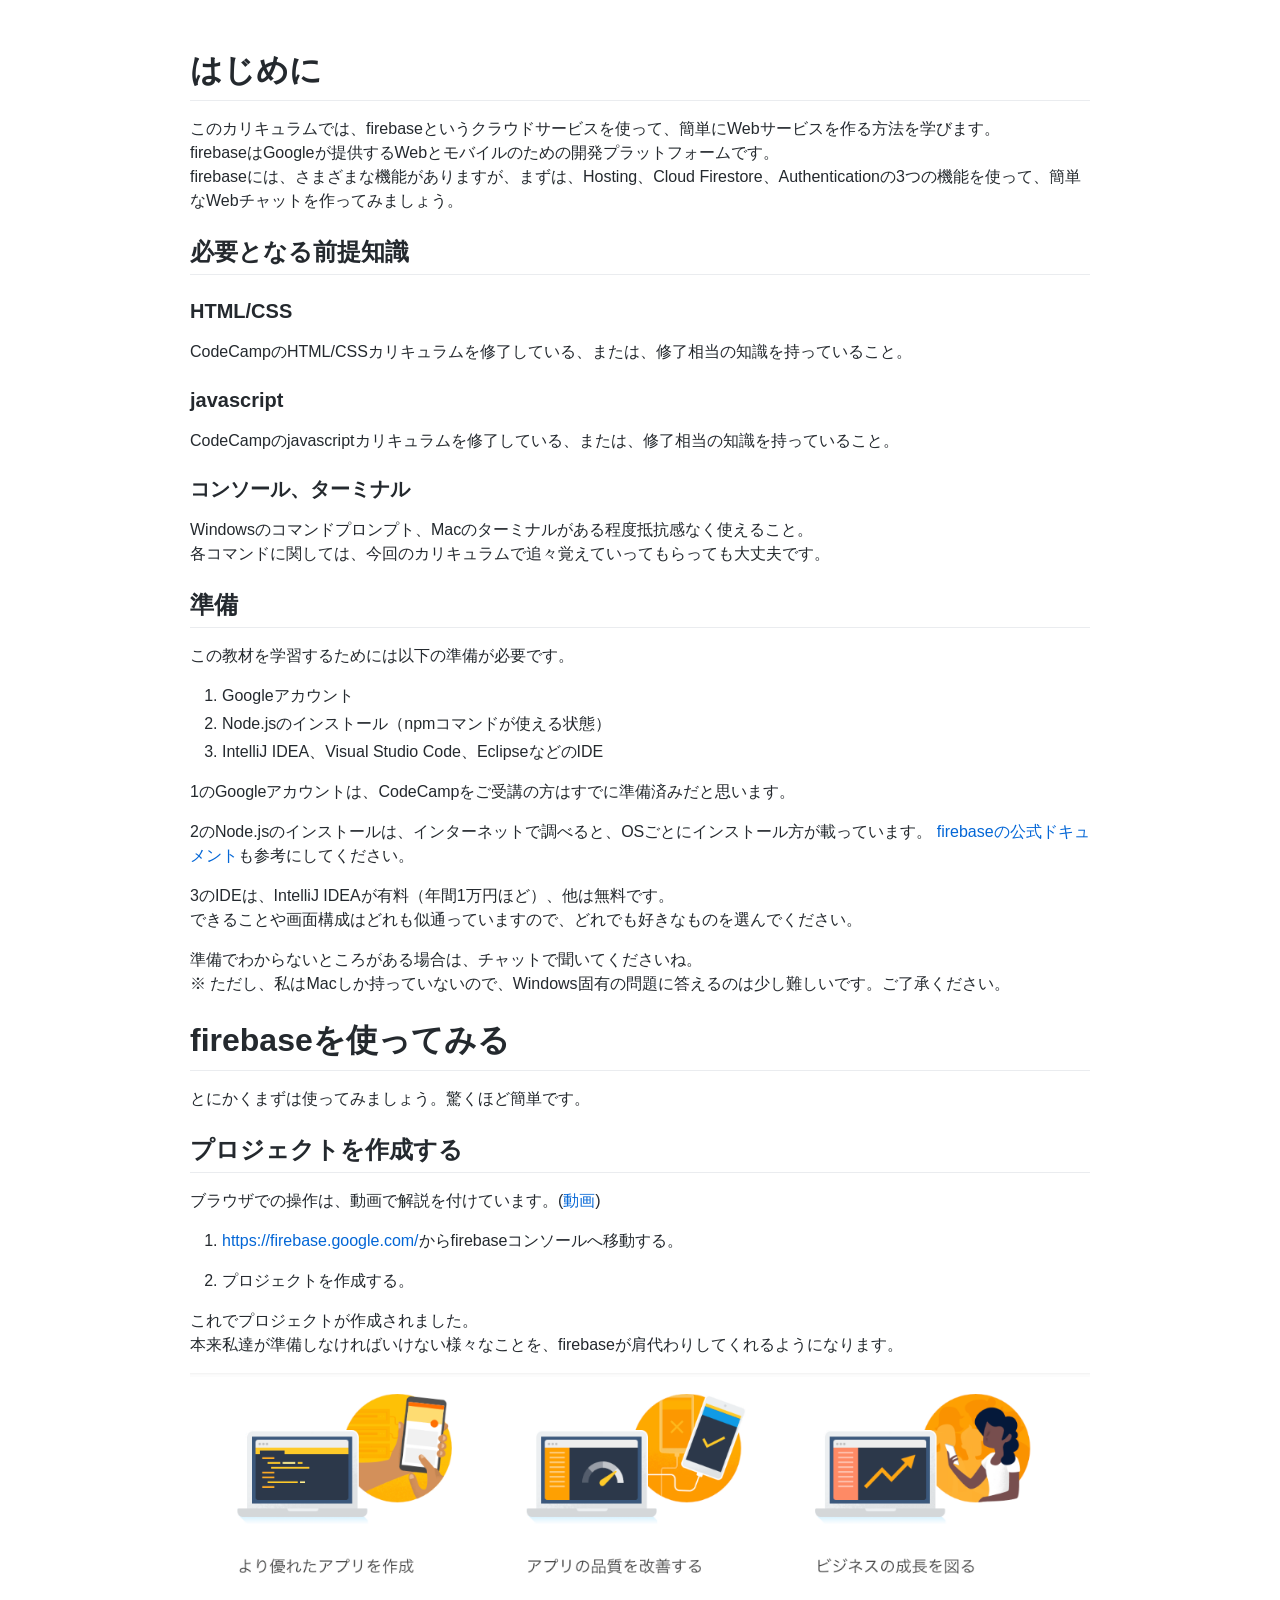
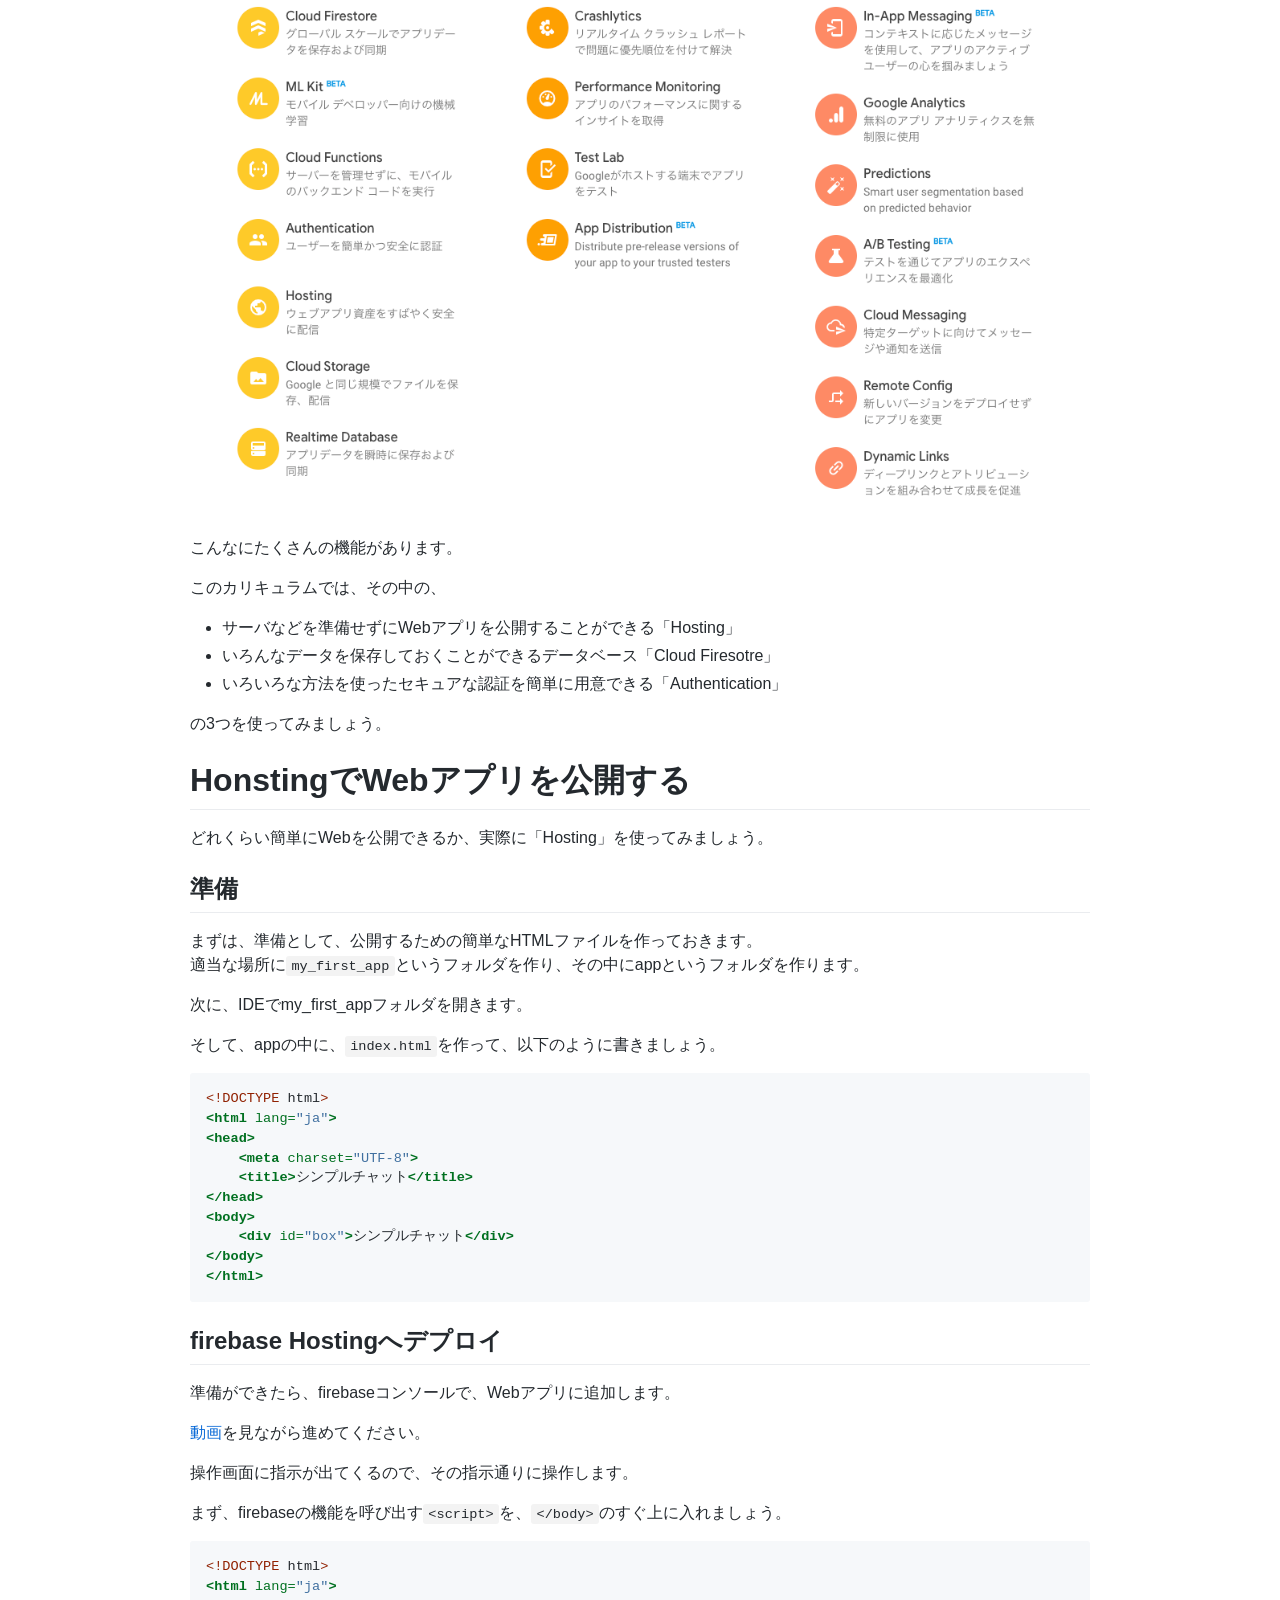
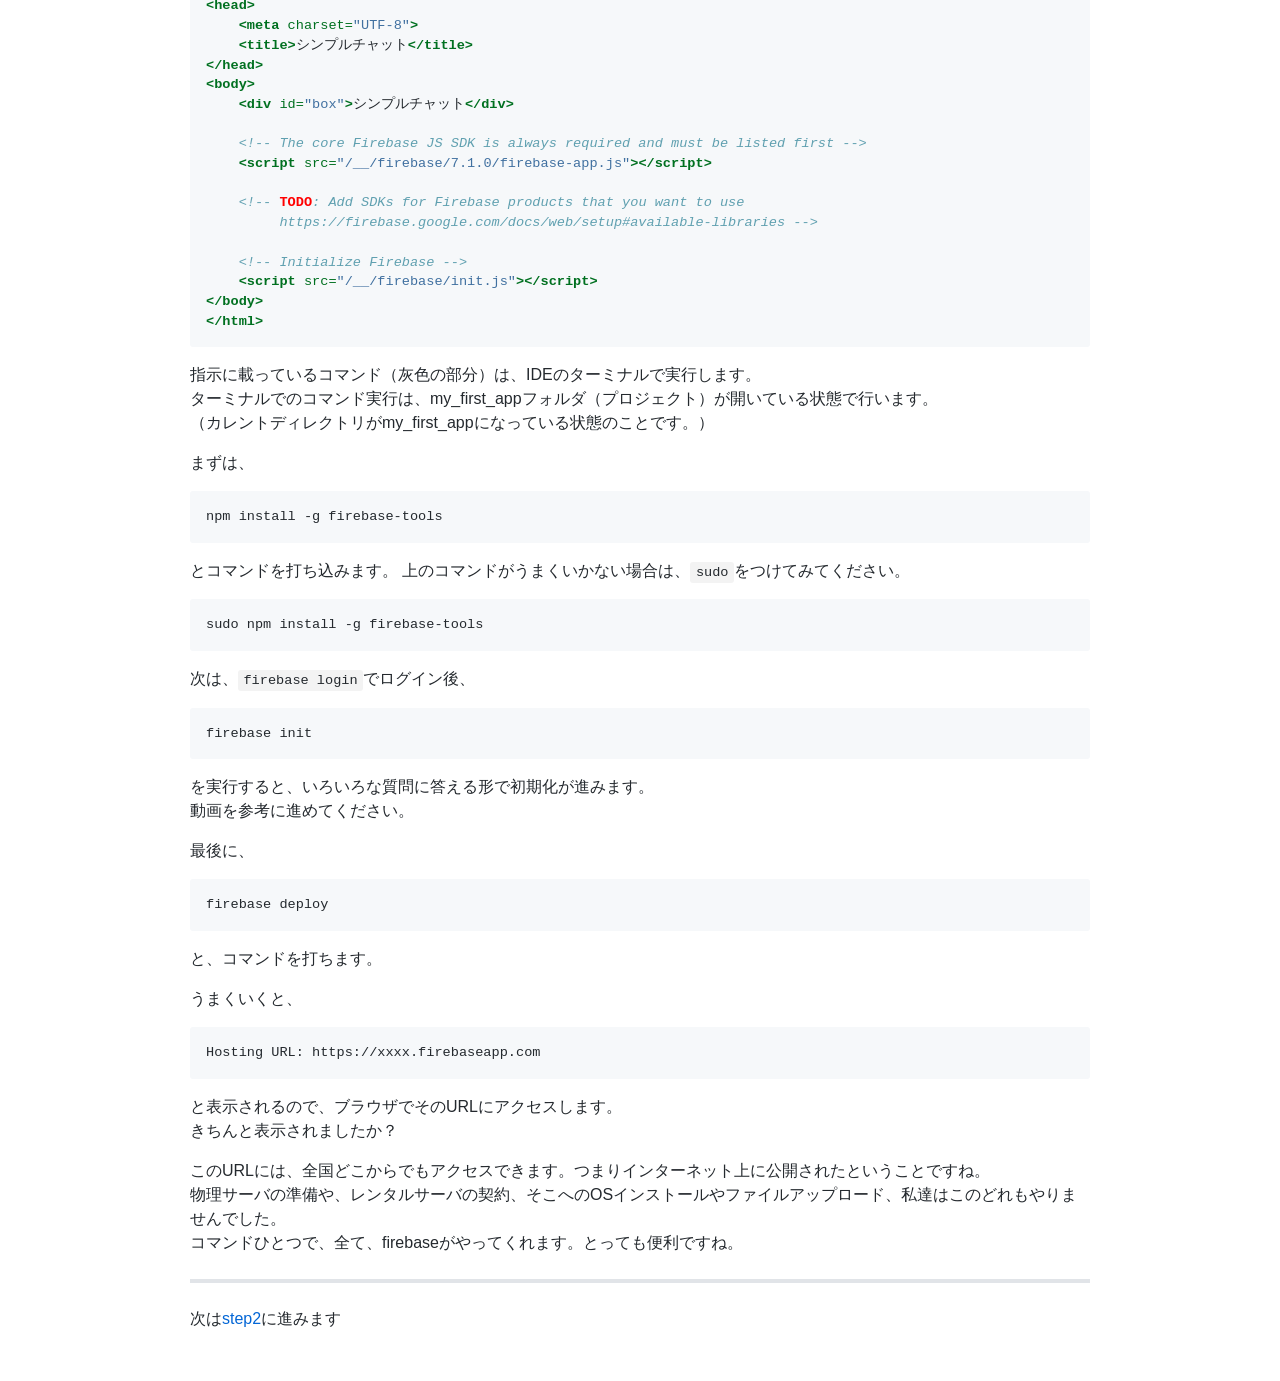
<file: text_html/step1.html>
<!DOCTYPE html>
<html xmlns="http://www.w3.org/1999/xhtml" lang="" xml:lang="">
<head>
  <meta charset="utf-8" />
  <meta name="generator" content="pandoc" />
  <meta name="viewport" content="width=device-width, initial-scale=1.0, user-scalable=yes" />
  <title>step1</title>
  <style>
      code{white-space: pre-wrap;}
      span.smallcaps{font-variant: small-caps;}
      span.underline{text-decoration: underline;}
      div.column{display: inline-block; vertical-align: top; width: 50%;}
  </style>
  <style>
code.sourceCode > span { display: inline-block; line-height: 1.25; }
code.sourceCode > span { color: inherit; text-decoration: inherit; }
code.sourceCode > span:empty { height: 1.2em; }
.sourceCode { overflow: visible; }
code.sourceCode { white-space: pre; position: relative; }
div.sourceCode { margin: 1em 0; }
pre.sourceCode { margin: 0; }
@media screen {
div.sourceCode { overflow: auto; }
}
@media print {
code.sourceCode { white-space: pre-wrap; }
code.sourceCode > span { text-indent: -5em; padding-left: 5em; }
}
pre.numberSource code
  { counter-reset: source-line 0; }
pre.numberSource code > span
  { position: relative; left: -4em; counter-increment: source-line; }
pre.numberSource code > span > a:first-child::before
  { content: counter(source-line);
    position: relative; left: -1em; text-align: right; vertical-align: baseline;
    border: none; display: inline-block;
    -webkit-touch-callout: none; -webkit-user-select: none;
    -khtml-user-select: none; -moz-user-select: none;
    -ms-user-select: none; user-select: none;
    padding: 0 4px; width: 4em;
    color: #aaaaaa;
  }
pre.numberSource { margin-left: 3em; border-left: 1px solid #aaaaaa;  padding-left: 4px; }
div.sourceCode
  {   }
@media screen {
code.sourceCode > span > a:first-child::before { text-decoration: underline; }
}
code span.al { color: #ff0000; font-weight: bold; } /* Alert */
code span.an { color: #60a0b0; font-weight: bold; font-style: italic; } /* Annotation */
code span.at { color: #7d9029; } /* Attribute */
code span.bn { color: #40a070; } /* BaseN */
code span.bu { } /* BuiltIn */
code span.cf { color: #007020; font-weight: bold; } /* ControlFlow */
code span.ch { color: #4070a0; } /* Char */
code span.cn { color: #880000; } /* Constant */
code span.co { color: #60a0b0; font-style: italic; } /* Comment */
code span.cv { color: #60a0b0; font-weight: bold; font-style: italic; } /* CommentVar */
code span.do { color: #ba2121; font-style: italic; } /* Documentation */
code span.dt { color: #902000; } /* DataType */
code span.dv { color: #40a070; } /* DecVal */
code span.er { color: #ff0000; font-weight: bold; } /* Error */
code span.ex { } /* Extension */
code span.fl { color: #40a070; } /* Float */
code span.fu { color: #06287e; } /* Function */
code span.im { } /* Import */
code span.in { color: #60a0b0; font-weight: bold; font-style: italic; } /* Information */
code span.kw { color: #007020; font-weight: bold; } /* Keyword */
code span.op { color: #666666; } /* Operator */
code span.ot { color: #007020; } /* Other */
code span.pp { color: #bc7a00; } /* Preprocessor */
code span.sc { color: #4070a0; } /* SpecialChar */
code span.ss { color: #bb6688; } /* SpecialString */
code span.st { color: #4070a0; } /* String */
code span.va { color: #19177c; } /* Variable */
code span.vs { color: #4070a0; } /* VerbatimString */
code span.wa { color: #60a0b0; font-weight: bold; font-style: italic; } /* Warning */
  </style>
  <link rel="stylesheet" href="github-markdown.css" />
  <!--[if lt IE 9]>
    <script src="//cdnjs.cloudflare.com/ajax/libs/html5shiv/3.7.3/html5shiv-printshiv.min.js"></script>
  <![endif]-->
</head>
<body>
<h1 id="はじめに">はじめに</h1>
<p>このカリキュラムでは、firebaseというクラウドサービスを使って、簡単にWebサービスを作る方法を学びます。<br />
firebaseはGoogleが提供するWebとモバイルのための開発プラットフォームです。<br />
firebaseには、さまざまな機能がありますが、まずは、Hosting、Cloud Firestore、Authenticationの3つの機能を使って、簡単なWebチャットを作ってみましょう。</p>
<h2 id="必要となる前提知識">必要となる前提知識</h2>
<h3 id="htmlcss">HTML/CSS</h3>
<p>CodeCampのHTML/CSSカリキュラムを修了している、または、修了相当の知識を持っていること。</p>
<h3 id="javascript">javascript</h3>
<p>CodeCampのjavascriptカリキュラムを修了している、または、修了相当の知識を持っていること。</p>
<h3 id="コンソールターミナル">コンソール、ターミナル</h3>
<p>Windowsのコマンドプロンプト、Macのターミナルがある程度抵抗感なく使えること。<br />
各コマンドに関しては、今回のカリキュラムで追々覚えていってもらっても大丈夫です。</p>
<h2 id="準備">準備</h2>
<p>この教材を学習するためには以下の準備が必要です。</p>
<ol>
<li>Googleアカウント</li>
<li>Node.jsのインストール（npmコマンドが使える状態）</li>
<li>IntelliJ IDEA、Visual Studio Code、EclipseなどのIDE</li>
</ol>
<p>1のGoogleアカウントは、CodeCampをご受講の方はすでに準備済みだと思います。</p>
<p>2のNode.jsのインストールは、インターネットで調べると、OSごとにインストール方が載っています。 <a href="https://firebase.google.com/docs/cli?authuser=0">firebaseの公式ドキュメント</a>も参考にしてください。</p>
<p>3のIDEは、IntelliJ IDEAが有料（年間1万円ほど）、他は無料です。<br />
できることや画面構成はどれも似通っていますので、どれでも好きなものを選んでください。</p>
<p>準備でわからないところがある場合は、チャットで聞いてくださいね。<br />
※ ただし、私はMacしか持っていないので、Windows固有の問題に答えるのは少し難しいです。ご了承ください。</p>
<h1 id="firebaseを使ってみる">firebaseを使ってみる</h1>
<p>とにかくまずは使ってみましょう。驚くほど簡単です。</p>
<h2 id="プロジェクトを作成する">プロジェクトを作成する</h2>
<p>ブラウザでの操作は、動画で解説を付けています。(<a href="../movie/step1-create.mp4">動画</a>)</p>
<ol>
<li><p><a href="https://firebase.google.com/">https://firebase.google.com/</a>からfirebaseコンソールへ移動する。</p></li>
<li><p>プロジェクトを作成する。</p></li>
</ol>
<p>これでプロジェクトが作成されました。<br />
本来私達が準備しなければいけない様々なことを、firebaseが肩代わりしてくれるようになります。</p>
<p><img src="../screenshot/firebase-apps-list.png" alt="アプリ一覽" /></p>
<p>こんなにたくさんの機能があります。</p>
<p>このカリキュラムでは、その中の、</p>
<ul>
<li>サーバなどを準備せずにWebアプリを公開することができる「Hosting」</li>
<li>いろんなデータを保存しておくことができるデータベース「Cloud Firesotre」</li>
<li>いろいろな方法を使ったセキュアな認証を簡単に用意できる「Authentication」</li>
</ul>
<p>の3つを使ってみましょう。</p>
<h1 id="honstingでwebアプリを公開する">HonstingでWebアプリを公開する</h1>
<p>どれくらい簡単にWebを公開できるか、実際に「Hosting」を使ってみましょう。</p>
<h2 id="準備-1">準備</h2>
<p>まずは、準備として、公開するための簡単なHTMLファイルを作っておきます。<br />
適当な場所に<code>my_first_app</code>というフォルダを作り、その中にappというフォルダを作ります。</p>
<p>次に、IDEでmy_first_appフォルダを開きます。</p>
<p>そして、appの中に、<code>index.html</code>を作って、以下のように書きましょう。</p>
<div class="sourceCode" id="cb1"><pre class="sourceCode index.html"><code class="sourceCode djangotemplate"><span id="cb1-1"><a href="#cb1-1"></a><span class="dt">&lt;!DOCTYPE </span>html<span class="dt">&gt;</span></span>
<span id="cb1-2"><a href="#cb1-2"></a><span class="kw">&lt;html</span><span class="ot"> lang=</span><span class="st">&quot;ja&quot;</span><span class="kw">&gt;</span></span>
<span id="cb1-3"><a href="#cb1-3"></a><span class="kw">&lt;head&gt;</span></span>
<span id="cb1-4"><a href="#cb1-4"></a>    <span class="kw">&lt;meta</span><span class="ot"> charset=</span><span class="st">&quot;UTF-8&quot;</span><span class="kw">&gt;</span></span>
<span id="cb1-5"><a href="#cb1-5"></a>    <span class="kw">&lt;title&gt;</span>シンプルチャット<span class="kw">&lt;/title&gt;</span></span>
<span id="cb1-6"><a href="#cb1-6"></a><span class="kw">&lt;/head&gt;</span></span>
<span id="cb1-7"><a href="#cb1-7"></a><span class="kw">&lt;body&gt;</span></span>
<span id="cb1-8"><a href="#cb1-8"></a>    <span class="kw">&lt;div</span><span class="ot"> id=</span><span class="st">&quot;box&quot;</span><span class="kw">&gt;</span>シンプルチャット<span class="kw">&lt;/div&gt;</span></span>
<span id="cb1-9"><a href="#cb1-9"></a><span class="kw">&lt;/body&gt;</span></span>
<span id="cb1-10"><a href="#cb1-10"></a><span class="kw">&lt;/html&gt;</span></span></code></pre></div>
<h2 id="firebase-hostingへデプロイ">firebase Hostingへデプロイ</h2>
<p>準備ができたら、firebaseコンソールで、Webアプリに追加します。</p>
<p><a href="../movie/step1-hosting.mp4">動画</a>を見ながら進めてください。</p>
<p>操作画面に指示が出てくるので、その指示通りに操作します。</p>
<p>まず、firebaseの機能を呼び出す<code>&lt;script&gt;</code>を、<code>&lt;/body&gt;</code>のすぐ上に入れましょう。</p>
<div class="sourceCode" id="cb2"><pre class="sourceCode html"><code class="sourceCode html"><span id="cb2-1"><a href="#cb2-1"></a><span class="dt">&lt;!DOCTYPE </span>html<span class="dt">&gt;</span></span>
<span id="cb2-2"><a href="#cb2-2"></a><span class="kw">&lt;html</span><span class="ot"> lang=</span><span class="st">&quot;ja&quot;</span><span class="kw">&gt;</span></span>
<span id="cb2-3"><a href="#cb2-3"></a><span class="kw">&lt;head&gt;</span></span>
<span id="cb2-4"><a href="#cb2-4"></a>    <span class="kw">&lt;meta</span><span class="ot"> charset=</span><span class="st">&quot;UTF-8&quot;</span><span class="kw">&gt;</span></span>
<span id="cb2-5"><a href="#cb2-5"></a>    <span class="kw">&lt;title&gt;</span>シンプルチャット<span class="kw">&lt;/title&gt;</span></span>
<span id="cb2-6"><a href="#cb2-6"></a><span class="kw">&lt;/head&gt;</span></span>
<span id="cb2-7"><a href="#cb2-7"></a><span class="kw">&lt;body&gt;</span></span>
<span id="cb2-8"><a href="#cb2-8"></a>    <span class="kw">&lt;div</span><span class="ot"> id=</span><span class="st">&quot;box&quot;</span><span class="kw">&gt;</span>シンプルチャット<span class="kw">&lt;/div&gt;</span></span>
<span id="cb2-9"><a href="#cb2-9"></a>    </span>
<span id="cb2-10"><a href="#cb2-10"></a>    <span class="co">&lt;!-- The core Firebase JS SDK is always required and must be listed first --&gt;</span></span>
<span id="cb2-11"><a href="#cb2-11"></a>    <span class="kw">&lt;script</span><span class="ot"> src=</span><span class="st">&quot;/__/firebase/7.1.0/firebase-app.js&quot;</span><span class="kw">&gt;&lt;/script&gt;</span></span>
<span id="cb2-12"><a href="#cb2-12"></a>    </span>
<span id="cb2-13"><a href="#cb2-13"></a>    <span class="co">&lt;!-- </span><span class="al">TODO</span><span class="co">: Add SDKs for Firebase products that you want to use</span></span>
<span id="cb2-14"><a href="#cb2-14"></a><span class="co">         https://firebase.google.com/docs/web/setup#available-libraries --&gt;</span></span>
<span id="cb2-15"><a href="#cb2-15"></a>    </span>
<span id="cb2-16"><a href="#cb2-16"></a>    <span class="co">&lt;!-- Initialize Firebase --&gt;</span></span>
<span id="cb2-17"><a href="#cb2-17"></a>    <span class="kw">&lt;script</span><span class="ot"> src=</span><span class="st">&quot;/__/firebase/init.js&quot;</span><span class="kw">&gt;&lt;/script&gt;</span></span>
<span id="cb2-18"><a href="#cb2-18"></a><span class="kw">&lt;/body&gt;</span></span>
<span id="cb2-19"><a href="#cb2-19"></a><span class="kw">&lt;/html&gt;</span></span></code></pre></div>
<p>指示に載っているコマンド（灰色の部分）は、IDEのターミナルで実行します。<br />
ターミナルでのコマンド実行は、my_first_appフォルダ（プロジェクト）が開いている状態で行います。<br />
（カレントディレクトリがmy_first_appになっている状態のことです。）</p>
<p>まずは、</p>
<pre><code>npm install -g firebase-tools
</code></pre>
<p>とコマンドを打ち込みます。 上のコマンドがうまくいかない場合は、<code>sudo</code>をつけてみてください。</p>
<pre><code>sudo npm install -g firebase-tools
</code></pre>
<p>次は、<code>firebase login</code>でログイン後、</p>
<pre><code>firebase init
</code></pre>
<p>を実行すると、いろいろな質問に答える形で初期化が進みます。<br />
動画を参考に進めてください。</p>
<p>最後に、</p>
<pre><code>firebase deploy
</code></pre>
<p>と、コマンドを打ちます。</p>
<p>うまくいくと、</p>
<pre><code>Hosting URL: https://xxxx.firebaseapp.com
</code></pre>
<p>と表示されるので、ブラウザでそのURLにアクセスします。<br />
きちんと表示されましたか？</p>
<p>このURLには、全国どこからでもアクセスできます。つまりインターネット上に公開されたということですね。<br />
物理サーバの準備や、レンタルサーバの契約、そこへのOSインストールやファイルアップロード、私達はこのどれもやりませんでした。<br />
コマンドひとつで、全て、firebaseがやってくれます。とっても便利ですね。</p>
<hr />
<p>次は<a href="./step2.html">step2</a>に進みます</p>
</body>
</html>
</file>
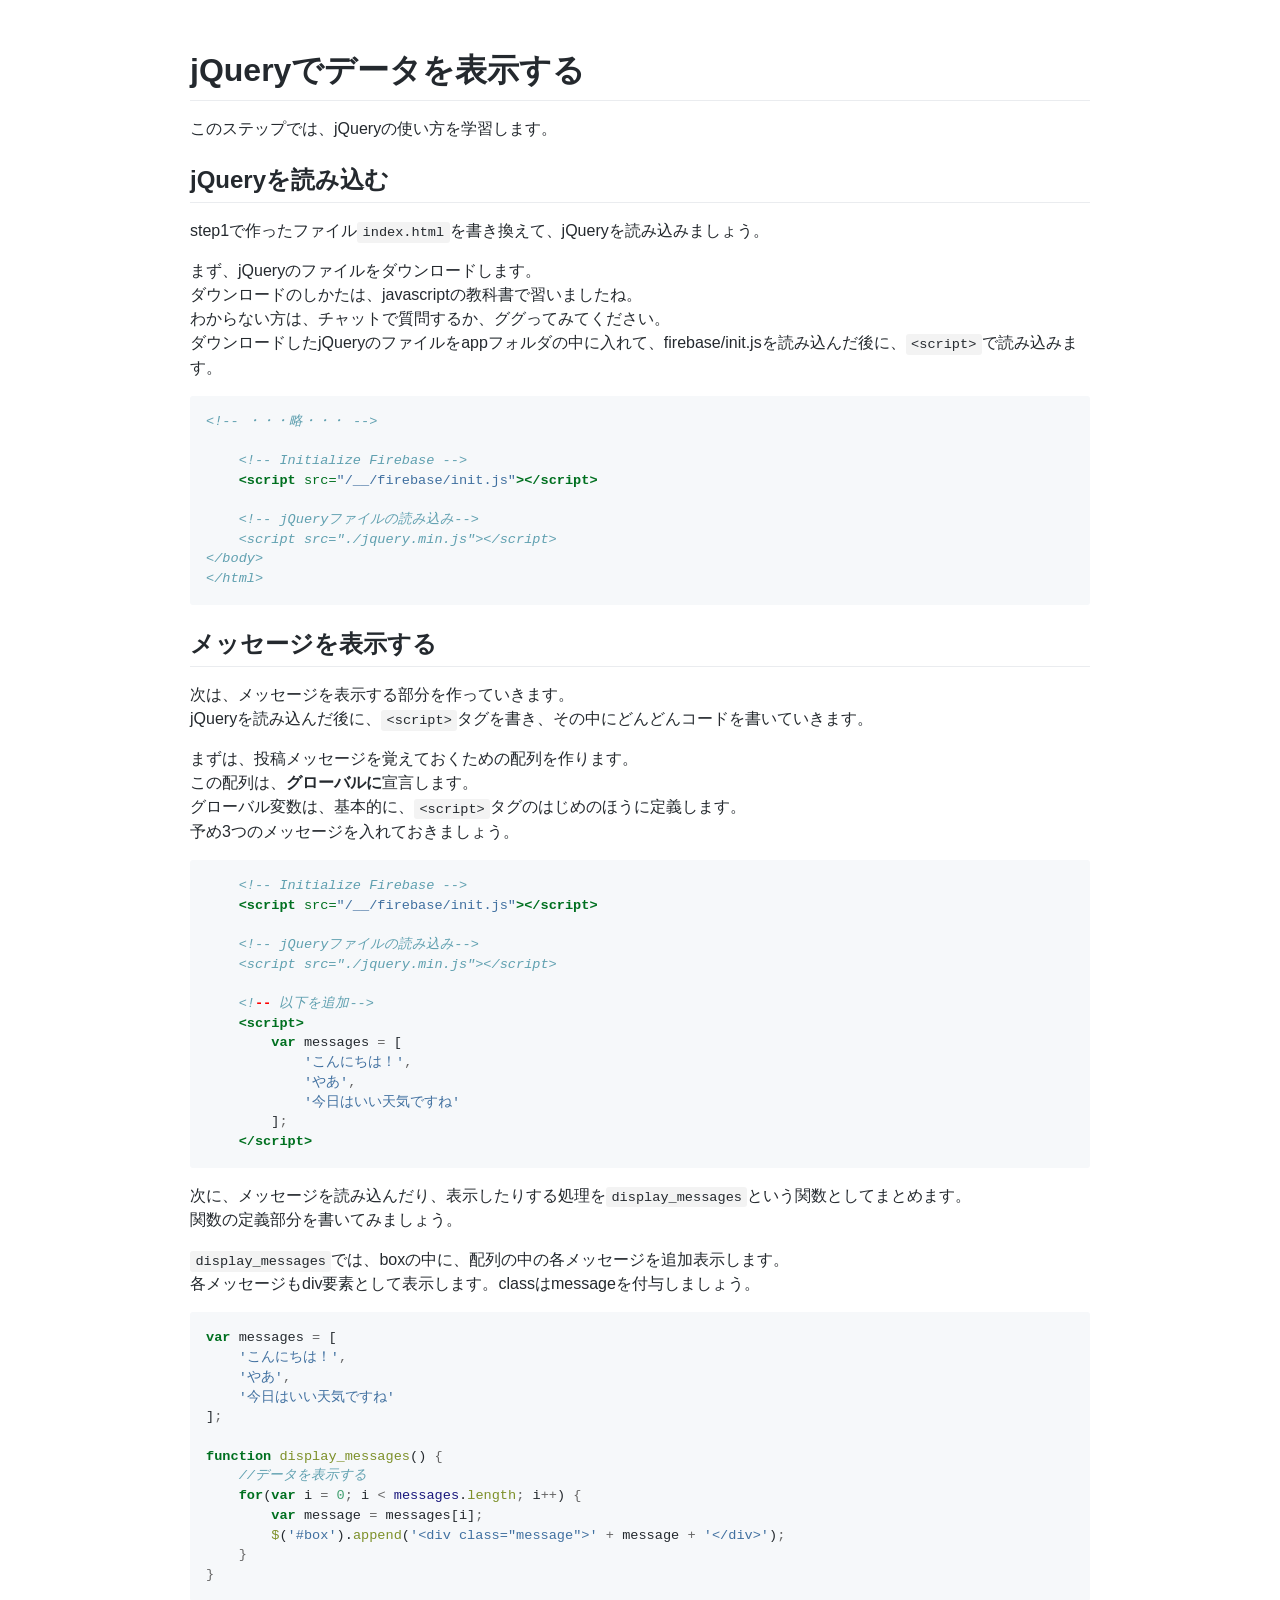
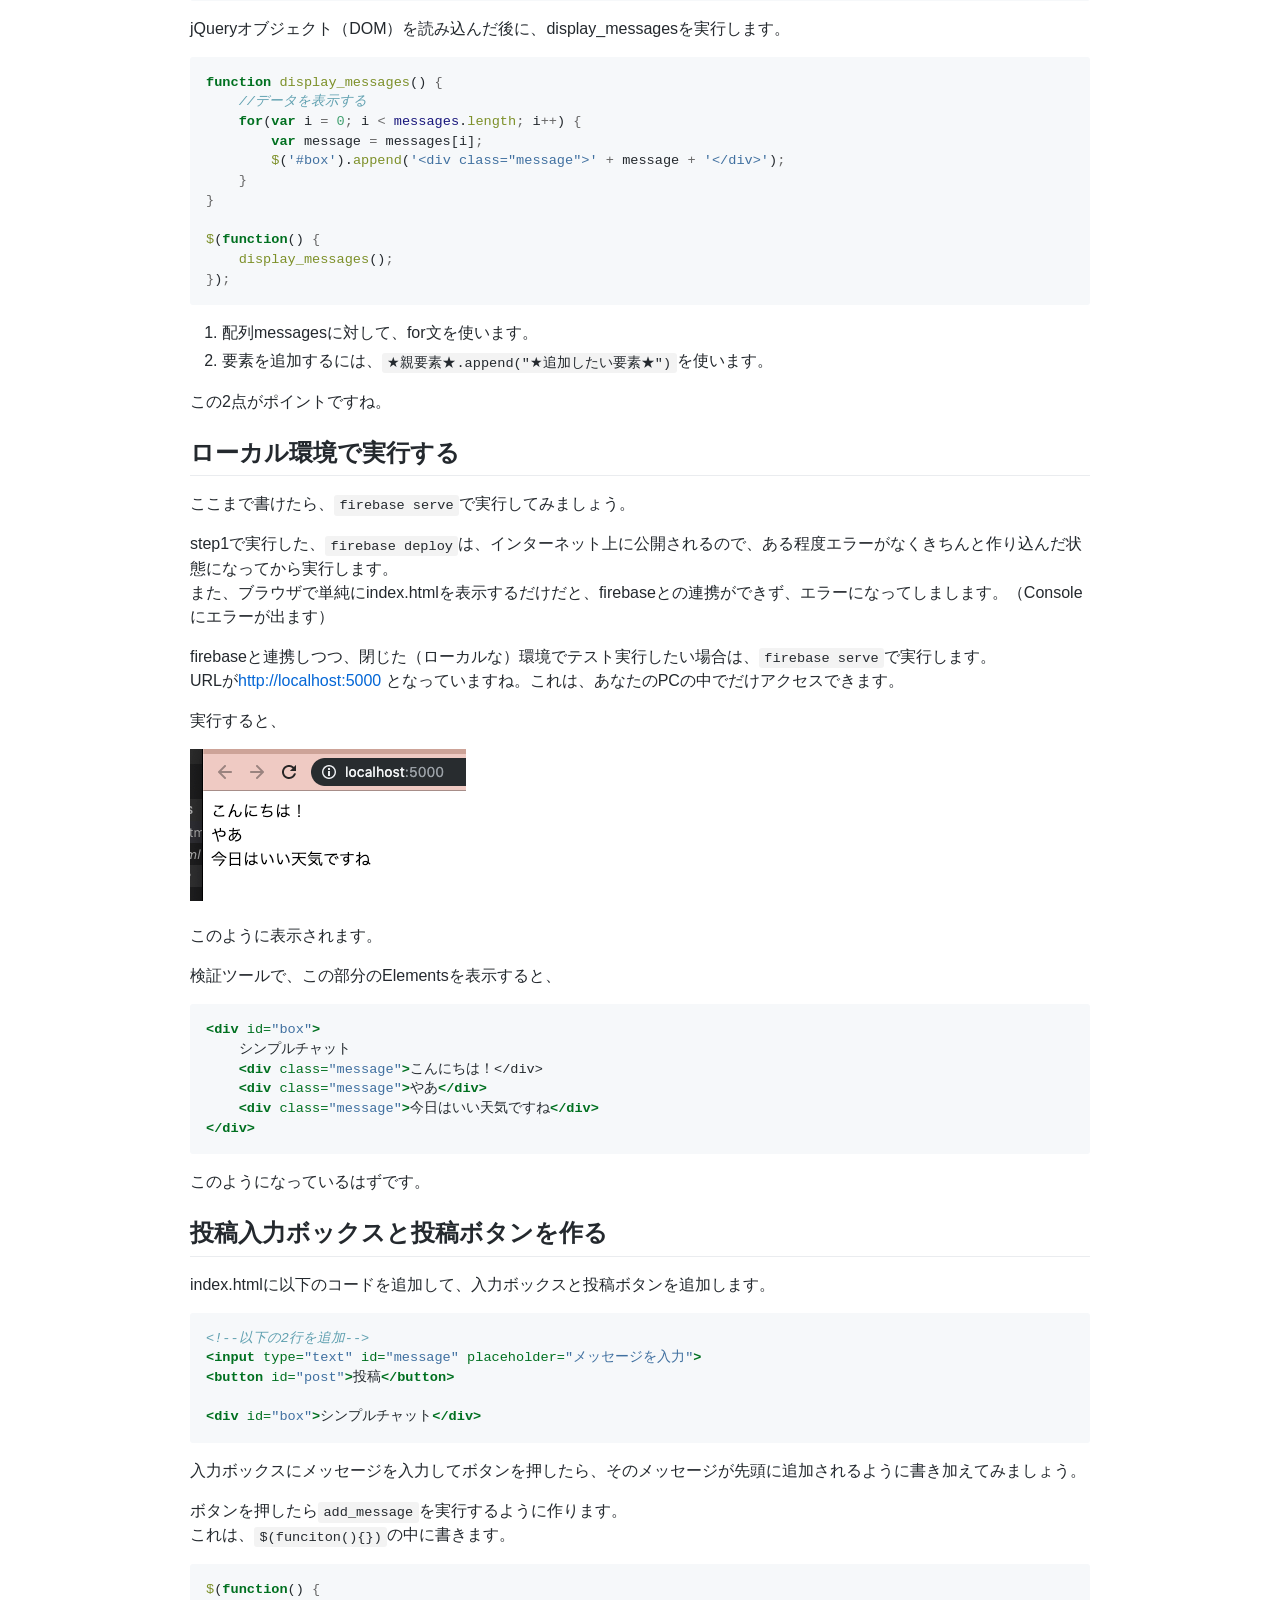
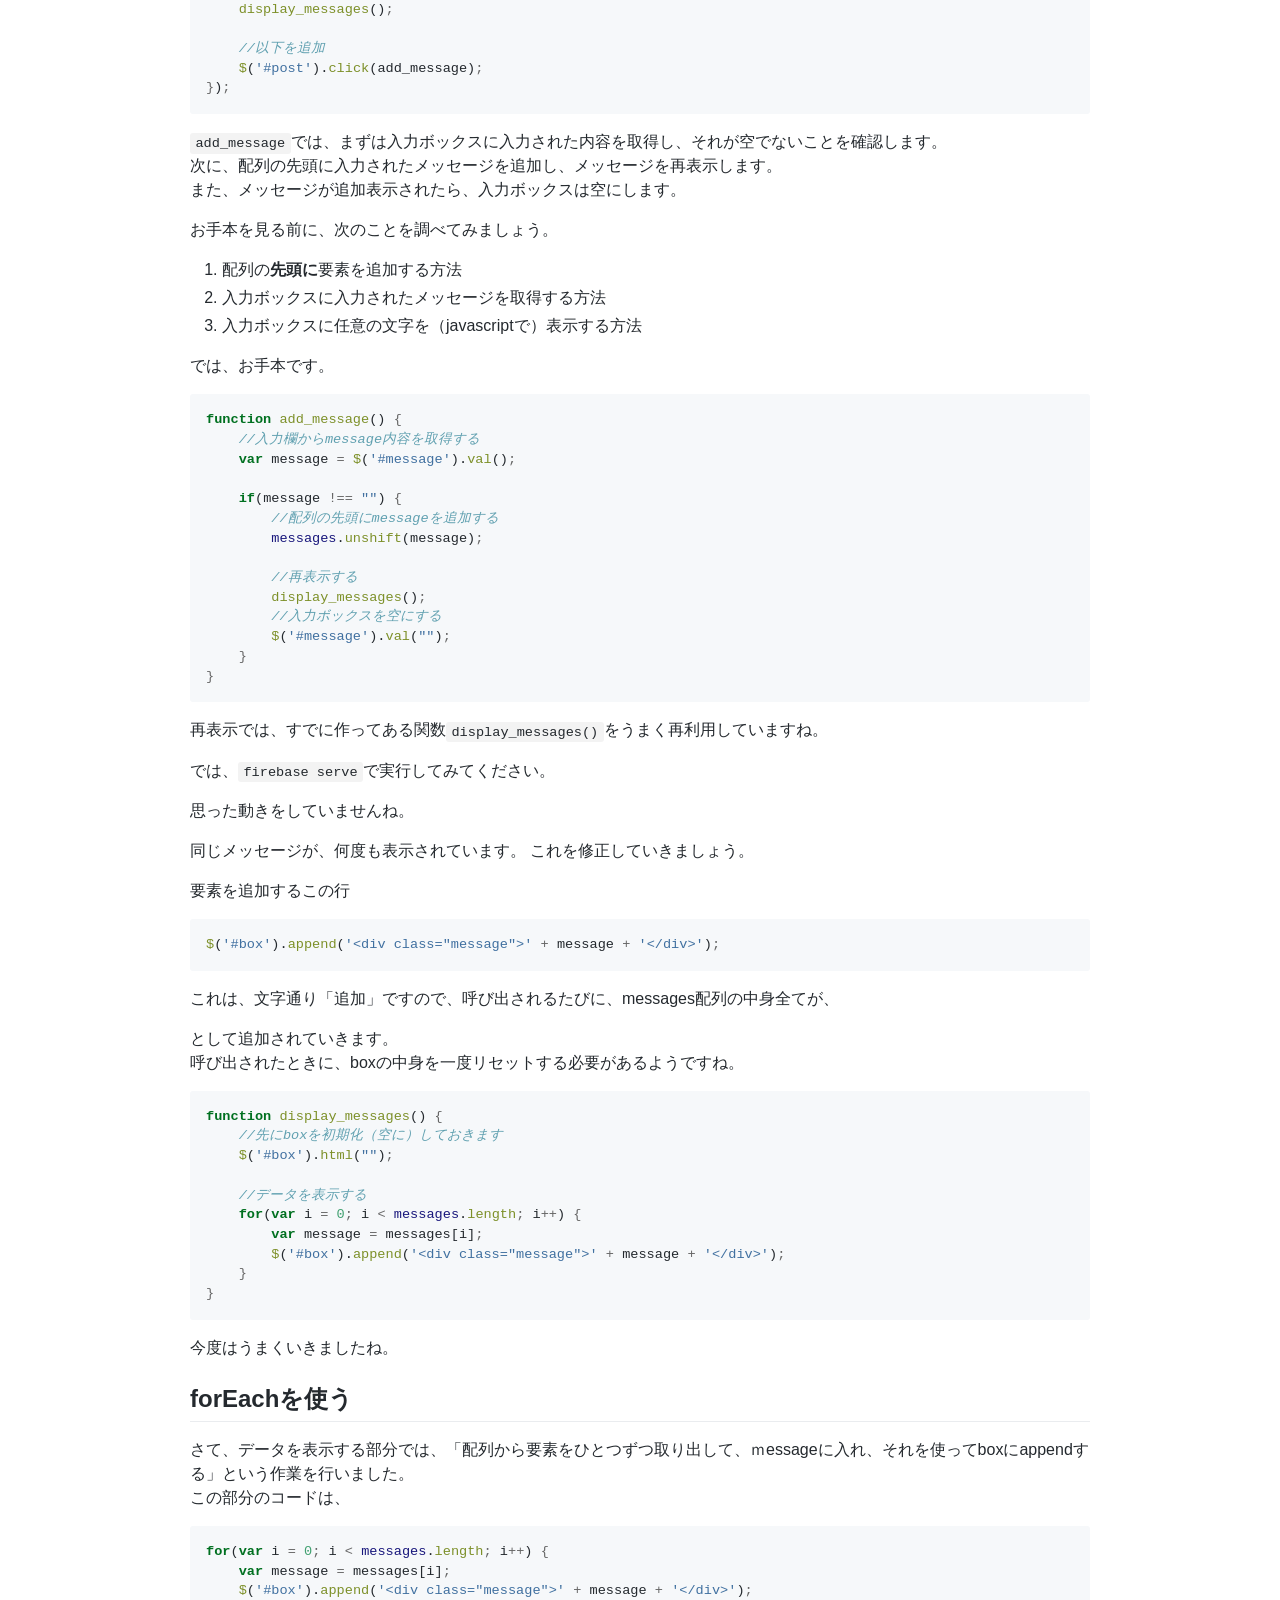
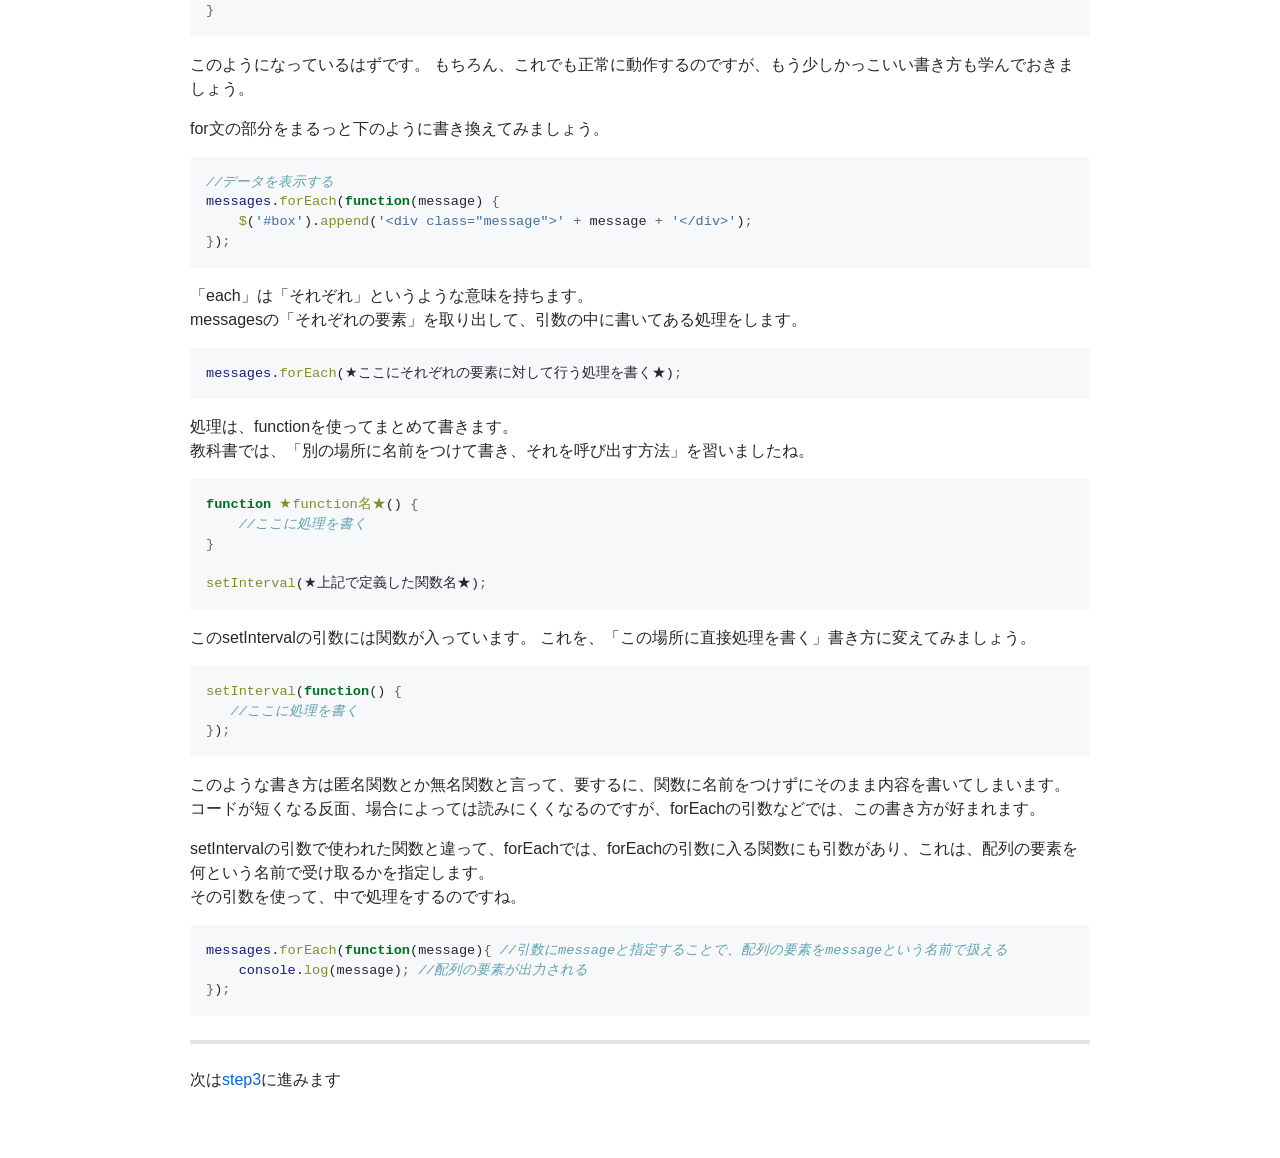
<file: text_html/step2.html>
<!DOCTYPE html>
<html xmlns="http://www.w3.org/1999/xhtml" lang="" xml:lang="">
<head>
  <meta charset="utf-8" />
  <meta name="generator" content="pandoc" />
  <meta name="viewport" content="width=device-width, initial-scale=1.0, user-scalable=yes" />
  <title>step2</title>
  <style>
      code{white-space: pre-wrap;}
      span.smallcaps{font-variant: small-caps;}
      span.underline{text-decoration: underline;}
      div.column{display: inline-block; vertical-align: top; width: 50%;}
  </style>
  <style>
code.sourceCode > span { display: inline-block; line-height: 1.25; }
code.sourceCode > span { color: inherit; text-decoration: inherit; }
code.sourceCode > span:empty { height: 1.2em; }
.sourceCode { overflow: visible; }
code.sourceCode { white-space: pre; position: relative; }
div.sourceCode { margin: 1em 0; }
pre.sourceCode { margin: 0; }
@media screen {
div.sourceCode { overflow: auto; }
}
@media print {
code.sourceCode { white-space: pre-wrap; }
code.sourceCode > span { text-indent: -5em; padding-left: 5em; }
}
pre.numberSource code
  { counter-reset: source-line 0; }
pre.numberSource code > span
  { position: relative; left: -4em; counter-increment: source-line; }
pre.numberSource code > span > a:first-child::before
  { content: counter(source-line);
    position: relative; left: -1em; text-align: right; vertical-align: baseline;
    border: none; display: inline-block;
    -webkit-touch-callout: none; -webkit-user-select: none;
    -khtml-user-select: none; -moz-user-select: none;
    -ms-user-select: none; user-select: none;
    padding: 0 4px; width: 4em;
    color: #aaaaaa;
  }
pre.numberSource { margin-left: 3em; border-left: 1px solid #aaaaaa;  padding-left: 4px; }
div.sourceCode
  {   }
@media screen {
code.sourceCode > span > a:first-child::before { text-decoration: underline; }
}
code span.al { color: #ff0000; font-weight: bold; } /* Alert */
code span.an { color: #60a0b0; font-weight: bold; font-style: italic; } /* Annotation */
code span.at { color: #7d9029; } /* Attribute */
code span.bn { color: #40a070; } /* BaseN */
code span.bu { } /* BuiltIn */
code span.cf { color: #007020; font-weight: bold; } /* ControlFlow */
code span.ch { color: #4070a0; } /* Char */
code span.cn { color: #880000; } /* Constant */
code span.co { color: #60a0b0; font-style: italic; } /* Comment */
code span.cv { color: #60a0b0; font-weight: bold; font-style: italic; } /* CommentVar */
code span.do { color: #ba2121; font-style: italic; } /* Documentation */
code span.dt { color: #902000; } /* DataType */
code span.dv { color: #40a070; } /* DecVal */
code span.er { color: #ff0000; font-weight: bold; } /* Error */
code span.ex { } /* Extension */
code span.fl { color: #40a070; } /* Float */
code span.fu { color: #06287e; } /* Function */
code span.im { } /* Import */
code span.in { color: #60a0b0; font-weight: bold; font-style: italic; } /* Information */
code span.kw { color: #007020; font-weight: bold; } /* Keyword */
code span.op { color: #666666; } /* Operator */
code span.ot { color: #007020; } /* Other */
code span.pp { color: #bc7a00; } /* Preprocessor */
code span.sc { color: #4070a0; } /* SpecialChar */
code span.ss { color: #bb6688; } /* SpecialString */
code span.st { color: #4070a0; } /* String */
code span.va { color: #19177c; } /* Variable */
code span.vs { color: #4070a0; } /* VerbatimString */
code span.wa { color: #60a0b0; font-weight: bold; font-style: italic; } /* Warning */
  </style>
  <link rel="stylesheet" href="github-markdown.css" />
  <!--[if lt IE 9]>
    <script src="//cdnjs.cloudflare.com/ajax/libs/html5shiv/3.7.3/html5shiv-printshiv.min.js"></script>
  <![endif]-->
</head>
<body>
<h1 id="jqueryでデータを表示する">jQueryでデータを表示する</h1>
<p>このステップでは、jQueryの使い方を学習します。</p>
<h2 id="jqueryを読み込む">jQueryを読み込む</h2>
<p>step1で作ったファイル<code>index.html</code>を書き換えて、jQueryを読み込みましょう。</p>
<p>まず、jQueryのファイルをダウンロードします。<br />
ダウンロードのしかたは、javascriptの教科書で習いましたね。<br />
わからない方は、チャットで質問するか、ググってみてください。<br />
ダウンロードしたjQueryのファイルをappフォルダの中に入れて、firebase/init.jsを読み込んだ後に、<code>&lt;script&gt;</code>で読み込みます。</p>
<div class="sourceCode" id="cb1"><pre class="sourceCode html"><code class="sourceCode html"><span id="cb1-1"><a href="#cb1-1"></a><span class="co">&lt;!-- ・・・略・・・ --&gt;</span></span>
<span id="cb1-2"><a href="#cb1-2"></a></span>
<span id="cb1-3"><a href="#cb1-3"></a>    <span class="co">&lt;!-- Initialize Firebase --&gt;</span></span>
<span id="cb1-4"><a href="#cb1-4"></a>    <span class="kw">&lt;script</span><span class="ot"> src=</span><span class="st">&quot;/__/firebase/init.js&quot;</span><span class="kw">&gt;&lt;/script&gt;</span></span>
<span id="cb1-5"><a href="#cb1-5"></a>    </span>
<span id="cb1-6"><a href="#cb1-6"></a>    <span class="co">&lt;!-- jQueryファイルの読み込み--&gt;</span></span>
<span id="cb1-7"><a href="#cb1-7"></a><span class="co">    &lt;script src=&quot;./jquery.min.js&quot;&gt;&lt;/script&gt;</span></span>
<span id="cb1-8"><a href="#cb1-8"></a><span class="co">&lt;/body&gt;</span></span>
<span id="cb1-9"><a href="#cb1-9"></a><span class="co">&lt;/html&gt;</span></span></code></pre></div>
<h2 id="メッセージを表示する">メッセージを表示する</h2>
<p>次は、メッセージを表示する部分を作っていきます。<br />
jQueryを読み込んだ後に、<code>&lt;script&gt;</code>タグを書き、その中にどんどんコードを書いていきます。</p>
<p>まずは、投稿メッセージを覚えておくための配列を作ります。<br />
この配列は、<strong>グローバルに</strong>宣言します。<br />
グローバル変数は、基本的に、<code>&lt;script&gt;</code>タグのはじめのほうに定義します。<br />
予め3つのメッセージを入れておきましょう。</p>
<div class="sourceCode" id="cb2"><pre class="sourceCode html"><code class="sourceCode html"><span id="cb2-1"><a href="#cb2-1"></a>    <span class="co">&lt;!-- Initialize Firebase --&gt;</span></span>
<span id="cb2-2"><a href="#cb2-2"></a>    <span class="kw">&lt;script</span><span class="ot"> src=</span><span class="st">&quot;/__/firebase/init.js&quot;</span><span class="kw">&gt;&lt;/script&gt;</span></span>
<span id="cb2-3"><a href="#cb2-3"></a></span>
<span id="cb2-4"><a href="#cb2-4"></a>    <span class="co">&lt;!-- jQueryファイルの読み込み--&gt;</span></span>
<span id="cb2-5"><a href="#cb2-5"></a><span class="co">    &lt;script src=&quot;./jquery.min.js&quot;&gt;&lt;/script&gt;</span></span>
<span id="cb2-6"><a href="#cb2-6"></a></span>
<span id="cb2-7"><a href="#cb2-7"></a><span class="co">    &lt;!</span><span class="er">--</span><span class="co"> 以下を追加--&gt;</span></span>
<span id="cb2-8"><a href="#cb2-8"></a>    <span class="kw">&lt;script&gt;</span></span>
<span id="cb2-9"><a href="#cb2-9"></a>        <span class="kw">var</span> messages <span class="op">=</span> [</span>
<span id="cb2-10"><a href="#cb2-10"></a>            <span class="st">&#39;こんにちは！&#39;</span><span class="op">,</span></span>
<span id="cb2-11"><a href="#cb2-11"></a>            <span class="st">&#39;やあ&#39;</span><span class="op">,</span></span>
<span id="cb2-12"><a href="#cb2-12"></a>            <span class="st">&#39;今日はいい天気ですね&#39;</span></span>
<span id="cb2-13"><a href="#cb2-13"></a>        ]<span class="op">;</span></span>
<span id="cb2-14"><a href="#cb2-14"></a>    <span class="kw">&lt;/script&gt;</span></span></code></pre></div>
<p>次に、メッセージを読み込んだり、表示したりする処理を<code>display_messages</code>という関数としてまとめます。<br />
関数の定義部分を書いてみましょう。</p>
<p><code>display_messages</code>では、boxの中に、配列の中の各メッセージを追加表示します。<br />
各メッセージもdiv要素として表示します。classはmessageを付与しましょう。</p>
<div class="sourceCode" id="cb3"><pre class="sourceCode js"><code class="sourceCode javascript"><span id="cb3-1"><a href="#cb3-1"></a><span class="kw">var</span> messages <span class="op">=</span> [</span>
<span id="cb3-2"><a href="#cb3-2"></a>    <span class="st">&#39;こんにちは！&#39;</span><span class="op">,</span></span>
<span id="cb3-3"><a href="#cb3-3"></a>    <span class="st">&#39;やあ&#39;</span><span class="op">,</span></span>
<span id="cb3-4"><a href="#cb3-4"></a>    <span class="st">&#39;今日はいい天気ですね&#39;</span></span>
<span id="cb3-5"><a href="#cb3-5"></a>]<span class="op">;</span></span>
<span id="cb3-6"><a href="#cb3-6"></a></span>
<span id="cb3-7"><a href="#cb3-7"></a><span class="kw">function</span> <span class="at">display_messages</span>() <span class="op">{</span></span>
<span id="cb3-8"><a href="#cb3-8"></a>    <span class="co">//データを表示する</span></span>
<span id="cb3-9"><a href="#cb3-9"></a>    <span class="cf">for</span>(<span class="kw">var</span> i <span class="op">=</span> <span class="dv">0</span><span class="op">;</span> i <span class="op">&lt;</span> <span class="va">messages</span>.<span class="at">length</span><span class="op">;</span> i<span class="op">++</span>) <span class="op">{</span></span>
<span id="cb3-10"><a href="#cb3-10"></a>        <span class="kw">var</span> message <span class="op">=</span> messages[i]<span class="op">;</span></span>
<span id="cb3-11"><a href="#cb3-11"></a>        <span class="at">$</span>(<span class="st">&#39;#box&#39;</span>).<span class="at">append</span>(<span class="st">&#39;&lt;div class=&quot;message&quot;&gt;&#39;</span> <span class="op">+</span> message <span class="op">+</span> <span class="st">&#39;&lt;/div&gt;&#39;</span>)<span class="op">;</span></span>
<span id="cb3-12"><a href="#cb3-12"></a>    <span class="op">}</span></span>
<span id="cb3-13"><a href="#cb3-13"></a><span class="op">}</span></span></code></pre></div>
<p>jQueryオブジェクト（DOM）を読み込んだ後に、display_messagesを実行します。</p>
<div class="sourceCode" id="cb4"><pre class="sourceCode js"><code class="sourceCode javascript"><span id="cb4-1"><a href="#cb4-1"></a><span class="kw">function</span> <span class="at">display_messages</span>() <span class="op">{</span></span>
<span id="cb4-2"><a href="#cb4-2"></a>    <span class="co">//データを表示する</span></span>
<span id="cb4-3"><a href="#cb4-3"></a>    <span class="cf">for</span>(<span class="kw">var</span> i <span class="op">=</span> <span class="dv">0</span><span class="op">;</span> i <span class="op">&lt;</span> <span class="va">messages</span>.<span class="at">length</span><span class="op">;</span> i<span class="op">++</span>) <span class="op">{</span></span>
<span id="cb4-4"><a href="#cb4-4"></a>        <span class="kw">var</span> message <span class="op">=</span> messages[i]<span class="op">;</span></span>
<span id="cb4-5"><a href="#cb4-5"></a>        <span class="at">$</span>(<span class="st">&#39;#box&#39;</span>).<span class="at">append</span>(<span class="st">&#39;&lt;div class=&quot;message&quot;&gt;&#39;</span> <span class="op">+</span> message <span class="op">+</span> <span class="st">&#39;&lt;/div&gt;&#39;</span>)<span class="op">;</span></span>
<span id="cb4-6"><a href="#cb4-6"></a>    <span class="op">}</span></span>
<span id="cb4-7"><a href="#cb4-7"></a><span class="op">}</span></span>
<span id="cb4-8"><a href="#cb4-8"></a>    </span>
<span id="cb4-9"><a href="#cb4-9"></a><span class="at">$</span>(<span class="kw">function</span>() <span class="op">{</span></span>
<span id="cb4-10"><a href="#cb4-10"></a>    <span class="at">display_messages</span>()<span class="op">;</span></span>
<span id="cb4-11"><a href="#cb4-11"></a><span class="op">}</span>)<span class="op">;</span></span></code></pre></div>
<ol>
<li>配列messagesに対して、for文を使います。</li>
<li>要素を追加するには、<code>★親要素★.append("★追加したい要素★")</code>を使います。</li>
</ol>
<p>この2点がポイントですね。</p>
<h2 id="ローカル環境で実行する">ローカル環境で実行する</h2>
<p>ここまで書けたら、<code>firebase serve</code>で実行してみましょう。</p>
<p>step1で実行した、<code>firebase deploy</code>は、インターネット上に公開されるので、ある程度エラーがなくきちんと作り込んだ状態になってから実行します。<br />
また、ブラウザで単純にindex.htmlを表示するだけだと、firebaseとの連携ができず、エラーになってしまします。（Consoleにエラーが出ます）</p>
<p>firebaseと連携しつつ、閉じた（ローカルな）環境でテスト実行したい場合は、<code>firebase serve</code>で実行します。<br />
URLが<a href="http://localhost:5000">http://localhost:5000</a> となっていますね。これは、あなたのPCの中でだけアクセスできます。</p>
<p>実行すると、</p>
<p><img src="../screenshot/step2-3.png" alt="step2-3" /></p>
<p>このように表示されます。</p>
<p>検証ツールで、この部分のElementsを表示すると、</p>
<div class="sourceCode" id="cb5"><pre class="sourceCode html"><code class="sourceCode html"><span id="cb5-1"><a href="#cb5-1"></a><span class="kw">&lt;div</span><span class="ot"> id=</span><span class="st">&quot;box&quot;</span><span class="kw">&gt;</span></span>
<span id="cb5-2"><a href="#cb5-2"></a>    シンプルチャット</span>
<span id="cb5-3"><a href="#cb5-3"></a>    <span class="kw">&lt;div</span><span class="ot"> class=</span><span class="st">&quot;message&quot;</span><span class="kw">&gt;</span>こんにちは！&lt;/div&gt;</span>
<span id="cb5-4"><a href="#cb5-4"></a>    <span class="kw">&lt;div</span><span class="ot"> class=</span><span class="st">&quot;message&quot;</span><span class="kw">&gt;</span>やあ<span class="kw">&lt;/div&gt;</span></span>
<span id="cb5-5"><a href="#cb5-5"></a>    <span class="kw">&lt;div</span><span class="ot"> class=</span><span class="st">&quot;message&quot;</span><span class="kw">&gt;</span>今日はいい天気ですね<span class="kw">&lt;/div&gt;</span></span>
<span id="cb5-6"><a href="#cb5-6"></a><span class="kw">&lt;/div&gt;</span></span></code></pre></div>
<p>このようになっているはずです。</p>
<h2 id="投稿入力ボックスと投稿ボタンを作る">投稿入力ボックスと投稿ボタンを作る</h2>
<p>index.htmlに以下のコードを追加して、入力ボックスと投稿ボタンを追加します。</p>
<div class="sourceCode" id="cb6"><pre class="sourceCode html"><code class="sourceCode html"><span id="cb6-1"><a href="#cb6-1"></a><span class="co">&lt;!--以下の2行を追加--&gt;</span></span>
<span id="cb6-2"><a href="#cb6-2"></a><span class="kw">&lt;input</span><span class="ot"> type=</span><span class="st">&quot;text&quot;</span><span class="ot"> id=</span><span class="st">&quot;message&quot;</span><span class="ot"> placeholder=</span><span class="st">&quot;メッセージを入力&quot;</span><span class="kw">&gt;</span></span>
<span id="cb6-3"><a href="#cb6-3"></a><span class="kw">&lt;button</span><span class="ot"> id=</span><span class="st">&quot;post&quot;</span><span class="kw">&gt;</span>投稿<span class="kw">&lt;/button&gt;</span></span>
<span id="cb6-4"><a href="#cb6-4"></a></span>
<span id="cb6-5"><a href="#cb6-5"></a><span class="kw">&lt;div</span><span class="ot"> id=</span><span class="st">&quot;box&quot;</span><span class="kw">&gt;</span>シンプルチャット<span class="kw">&lt;/div&gt;</span></span></code></pre></div>
<p>入力ボックスにメッセージを入力してボタンを押したら、そのメッセージが先頭に追加されるように書き加えてみましょう。</p>
<p>ボタンを押したら<code>add_message</code>を実行するように作ります。<br />
これは、<code>$(funciton(){})</code>の中に書きます。</p>
<div class="sourceCode" id="cb7"><pre class="sourceCode js"><code class="sourceCode javascript"><span id="cb7-1"><a href="#cb7-1"></a><span class="at">$</span>(<span class="kw">function</span>() <span class="op">{</span></span>
<span id="cb7-2"><a href="#cb7-2"></a>    <span class="at">display_messages</span>()<span class="op">;</span></span>
<span id="cb7-3"><a href="#cb7-3"></a>    </span>
<span id="cb7-4"><a href="#cb7-4"></a>    <span class="co">//以下を追加</span></span>
<span id="cb7-5"><a href="#cb7-5"></a>    <span class="at">$</span>(<span class="st">&#39;#post&#39;</span>).<span class="at">click</span>(add_message)<span class="op">;</span></span>
<span id="cb7-6"><a href="#cb7-6"></a><span class="op">}</span>)<span class="op">;</span></span></code></pre></div>
<p><code>add_message</code>では、まずは入力ボックスに入力された内容を取得し、それが空でないことを確認します。<br />
次に、配列の先頭に入力されたメッセージを追加し、メッセージを再表示します。<br />
また、メッセージが追加表示されたら、入力ボックスは空にします。</p>
<p>お手本を見る前に、次のことを調べてみましょう。</p>
<ol>
<li>配列の<strong>先頭に</strong>要素を追加する方法</li>
<li>入力ボックスに入力されたメッセージを取得する方法</li>
<li>入力ボックスに任意の文字を（javascriptで）表示する方法</li>
</ol>
<p>では、お手本です。</p>
<div class="sourceCode" id="cb8"><pre class="sourceCode js"><code class="sourceCode javascript"><span id="cb8-1"><a href="#cb8-1"></a><span class="kw">function</span> <span class="at">add_message</span>() <span class="op">{</span></span>
<span id="cb8-2"><a href="#cb8-2"></a>    <span class="co">//入力欄からmessage内容を取得する</span></span>
<span id="cb8-3"><a href="#cb8-3"></a>    <span class="kw">var</span> message <span class="op">=</span> <span class="at">$</span>(<span class="st">&#39;#message&#39;</span>).<span class="at">val</span>()<span class="op">;</span></span>
<span id="cb8-4"><a href="#cb8-4"></a></span>
<span id="cb8-5"><a href="#cb8-5"></a>    <span class="cf">if</span>(message <span class="op">!==</span> <span class="st">&quot;&quot;</span>) <span class="op">{</span></span>
<span id="cb8-6"><a href="#cb8-6"></a>        <span class="co">//配列の先頭にmessageを追加する</span></span>
<span id="cb8-7"><a href="#cb8-7"></a>        <span class="va">messages</span>.<span class="at">unshift</span>(message)<span class="op">;</span></span>
<span id="cb8-8"><a href="#cb8-8"></a>        </span>
<span id="cb8-9"><a href="#cb8-9"></a>        <span class="co">//再表示する</span></span>
<span id="cb8-10"><a href="#cb8-10"></a>        <span class="at">display_messages</span>()<span class="op">;</span></span>
<span id="cb8-11"><a href="#cb8-11"></a>        <span class="co">//入力ボックスを空にする</span></span>
<span id="cb8-12"><a href="#cb8-12"></a>        <span class="at">$</span>(<span class="st">&#39;#message&#39;</span>).<span class="at">val</span>(<span class="st">&quot;&quot;</span>)<span class="op">;</span></span>
<span id="cb8-13"><a href="#cb8-13"></a>    <span class="op">}</span></span>
<span id="cb8-14"><a href="#cb8-14"></a><span class="op">}</span></span></code></pre></div>
<p>再表示では、すでに作ってある関数<code>display_messages()</code>をうまく再利用していますね。</p>
<p>では、<code>firebase serve</code>で実行してみてください。</p>
<p>思った動きをしていませんね。</p>
<p>同じメッセージが、何度も表示されています。 これを修正していきましょう。</p>
<p>要素を追加するこの行</p>
<div class="sourceCode" id="cb9"><pre class="sourceCode js"><code class="sourceCode javascript"><span id="cb9-1"><a href="#cb9-1"></a><span class="at">$</span>(<span class="st">&#39;#box&#39;</span>).<span class="at">append</span>(<span class="st">&#39;&lt;div class=&quot;message&quot;&gt;&#39;</span> <span class="op">+</span> message <span class="op">+</span> <span class="st">&#39;&lt;/div&gt;&#39;</span>)<span class="op">;</span></span></code></pre></div>
<p>これは、文字通り「追加」ですので、呼び出されるたびに、messages配列の中身全てが、<div>として追加されていきます。<br />
呼び出されたときに、boxの中身を一度リセットする必要があるようですね。</p>
<div class="sourceCode" id="cb10"><pre class="sourceCode js"><code class="sourceCode javascript"><span id="cb10-1"><a href="#cb10-1"></a><span class="kw">function</span> <span class="at">display_messages</span>() <span class="op">{</span>    </span>
<span id="cb10-2"><a href="#cb10-2"></a>    <span class="co">//先にboxを初期化（空に）しておきます</span></span>
<span id="cb10-3"><a href="#cb10-3"></a>    <span class="at">$</span>(<span class="st">&#39;#box&#39;</span>).<span class="at">html</span>(<span class="st">&quot;&quot;</span>)<span class="op">;</span></span>
<span id="cb10-4"><a href="#cb10-4"></a></span>
<span id="cb10-5"><a href="#cb10-5"></a>    <span class="co">//データを表示する</span></span>
<span id="cb10-6"><a href="#cb10-6"></a>    <span class="cf">for</span>(<span class="kw">var</span> i <span class="op">=</span> <span class="dv">0</span><span class="op">;</span> i <span class="op">&lt;</span> <span class="va">messages</span>.<span class="at">length</span><span class="op">;</span> i<span class="op">++</span>) <span class="op">{</span></span>
<span id="cb10-7"><a href="#cb10-7"></a>        <span class="kw">var</span> message <span class="op">=</span> messages[i]<span class="op">;</span></span>
<span id="cb10-8"><a href="#cb10-8"></a>        <span class="at">$</span>(<span class="st">&#39;#box&#39;</span>).<span class="at">append</span>(<span class="st">&#39;&lt;div class=&quot;message&quot;&gt;&#39;</span> <span class="op">+</span> message <span class="op">+</span> <span class="st">&#39;&lt;/div&gt;&#39;</span>)<span class="op">;</span></span>
<span id="cb10-9"><a href="#cb10-9"></a>    <span class="op">}</span></span>
<span id="cb10-10"><a href="#cb10-10"></a><span class="op">}</span></span></code></pre></div>
<p>今度はうまくいきましたね。</p>
<h2 id="foreachを使う">forEachを使う</h2>
<p>さて、データを表示する部分では、「配列から要素をひとつずつ取り出して、ｍessageに入れ、それを使ってboxにappendする」という作業を行いました。<br />
この部分のコードは、</p>
<div class="sourceCode" id="cb11"><pre class="sourceCode js"><code class="sourceCode javascript"><span id="cb11-1"><a href="#cb11-1"></a><span class="cf">for</span>(<span class="kw">var</span> i <span class="op">=</span> <span class="dv">0</span><span class="op">;</span> i <span class="op">&lt;</span> <span class="va">messages</span>.<span class="at">length</span><span class="op">;</span> i<span class="op">++</span>) <span class="op">{</span></span>
<span id="cb11-2"><a href="#cb11-2"></a>    <span class="kw">var</span> message <span class="op">=</span> messages[i]<span class="op">;</span></span>
<span id="cb11-3"><a href="#cb11-3"></a>    <span class="at">$</span>(<span class="st">&#39;#box&#39;</span>).<span class="at">append</span>(<span class="st">&#39;&lt;div class=&quot;message&quot;&gt;&#39;</span> <span class="op">+</span> message <span class="op">+</span> <span class="st">&#39;&lt;/div&gt;&#39;</span>)<span class="op">;</span></span>
<span id="cb11-4"><a href="#cb11-4"></a><span class="op">}</span></span></code></pre></div>
<p>このようになっているはずです。 もちろん、これでも正常に動作するのですが、もう少しかっこいい書き方も学んでおきましょう。</p>
<p>for文の部分をまるっと下のように書き換えてみましょう。</p>
<div class="sourceCode" id="cb12"><pre class="sourceCode js"><code class="sourceCode javascript"><span id="cb12-1"><a href="#cb12-1"></a><span class="co">//データを表示する</span></span>
<span id="cb12-2"><a href="#cb12-2"></a><span class="va">messages</span>.<span class="at">forEach</span>(<span class="kw">function</span>(message) <span class="op">{</span></span>
<span id="cb12-3"><a href="#cb12-3"></a>    <span class="at">$</span>(<span class="st">&#39;#box&#39;</span>).<span class="at">append</span>(<span class="st">&#39;&lt;div class=&quot;message&quot;&gt;&#39;</span> <span class="op">+</span> message <span class="op">+</span> <span class="st">&#39;&lt;/div&gt;&#39;</span>)<span class="op">;</span></span>
<span id="cb12-4"><a href="#cb12-4"></a><span class="op">}</span>)<span class="op">;</span></span></code></pre></div>
<p>「each」は「それぞれ」というような意味を持ちます。<br />
messagesの「それぞれの要素」を取り出して、引数の中に書いてある処理をします。</p>
<div class="sourceCode" id="cb13"><pre class="sourceCode js"><code class="sourceCode javascript"><span id="cb13-1"><a href="#cb13-1"></a><span class="va">messages</span>.<span class="at">forEach</span>(★ここにそれぞれの要素に対して行う処理を書く★)<span class="op">;</span></span></code></pre></div>
<p>処理は、functionを使ってまとめて書きます。<br />
教科書では、「別の場所に名前をつけて書き、それを呼び出す方法」を習いましたね。</p>
<div class="sourceCode" id="cb14"><pre class="sourceCode js"><code class="sourceCode javascript"><span id="cb14-1"><a href="#cb14-1"></a><span class="kw">function</span> <span class="at">★function名★</span>() <span class="op">{</span></span>
<span id="cb14-2"><a href="#cb14-2"></a>    <span class="co">//ここに処理を書く</span></span>
<span id="cb14-3"><a href="#cb14-3"></a><span class="op">}</span></span>
<span id="cb14-4"><a href="#cb14-4"></a></span>
<span id="cb14-5"><a href="#cb14-5"></a><span class="at">setInterval</span>(★上記で定義した関数名★)<span class="op">;</span></span></code></pre></div>
<p>このsetIntervalの引数には関数が入っています。 これを、「この場所に直接処理を書く」書き方に変えてみましょう。</p>
<div class="sourceCode" id="cb15"><pre class="sourceCode js"><code class="sourceCode javascript"><span id="cb15-1"><a href="#cb15-1"></a><span class="at">setInterval</span>(<span class="kw">function</span>() <span class="op">{</span></span>
<span id="cb15-2"><a href="#cb15-2"></a>   <span class="co">//ここに処理を書く</span></span>
<span id="cb15-3"><a href="#cb15-3"></a><span class="op">}</span>)<span class="op">;</span></span></code></pre></div>
<p>このような書き方は匿名関数とか無名関数と言って、要するに、関数に名前をつけずにそのまま内容を書いてしまいます。<br />
コードが短くなる反面、場合によっては読みにくくなるのですが、forEachの引数などでは、この書き方が好まれます。</p>
<p>setIntervalの引数で使われた関数と違って、forEachでは、forEachの引数に入る関数にも引数があり、これは、配列の要素を何という名前で受け取るかを指定します。<br />
その引数を使って、中で処理をするのですね。</p>
<div class="sourceCode" id="cb16"><pre class="sourceCode js"><code class="sourceCode javascript"><span id="cb16-1"><a href="#cb16-1"></a><span class="va">messages</span>.<span class="at">forEach</span>(<span class="kw">function</span>(message)<span class="op">{</span> <span class="co">//引数にmessageと指定することで、配列の要素をmessageという名前で扱える</span></span>
<span id="cb16-2"><a href="#cb16-2"></a>    <span class="va">console</span>.<span class="at">log</span>(message)<span class="op">;</span> <span class="co">//配列の要素が出力される</span></span>
<span id="cb16-3"><a href="#cb16-3"></a><span class="op">}</span>)<span class="op">;</span></span></code></pre></div>
<hr />
<p>次は<a href="./step3.html">step3</a>に進みます</p>
</body>
</html>
</file>
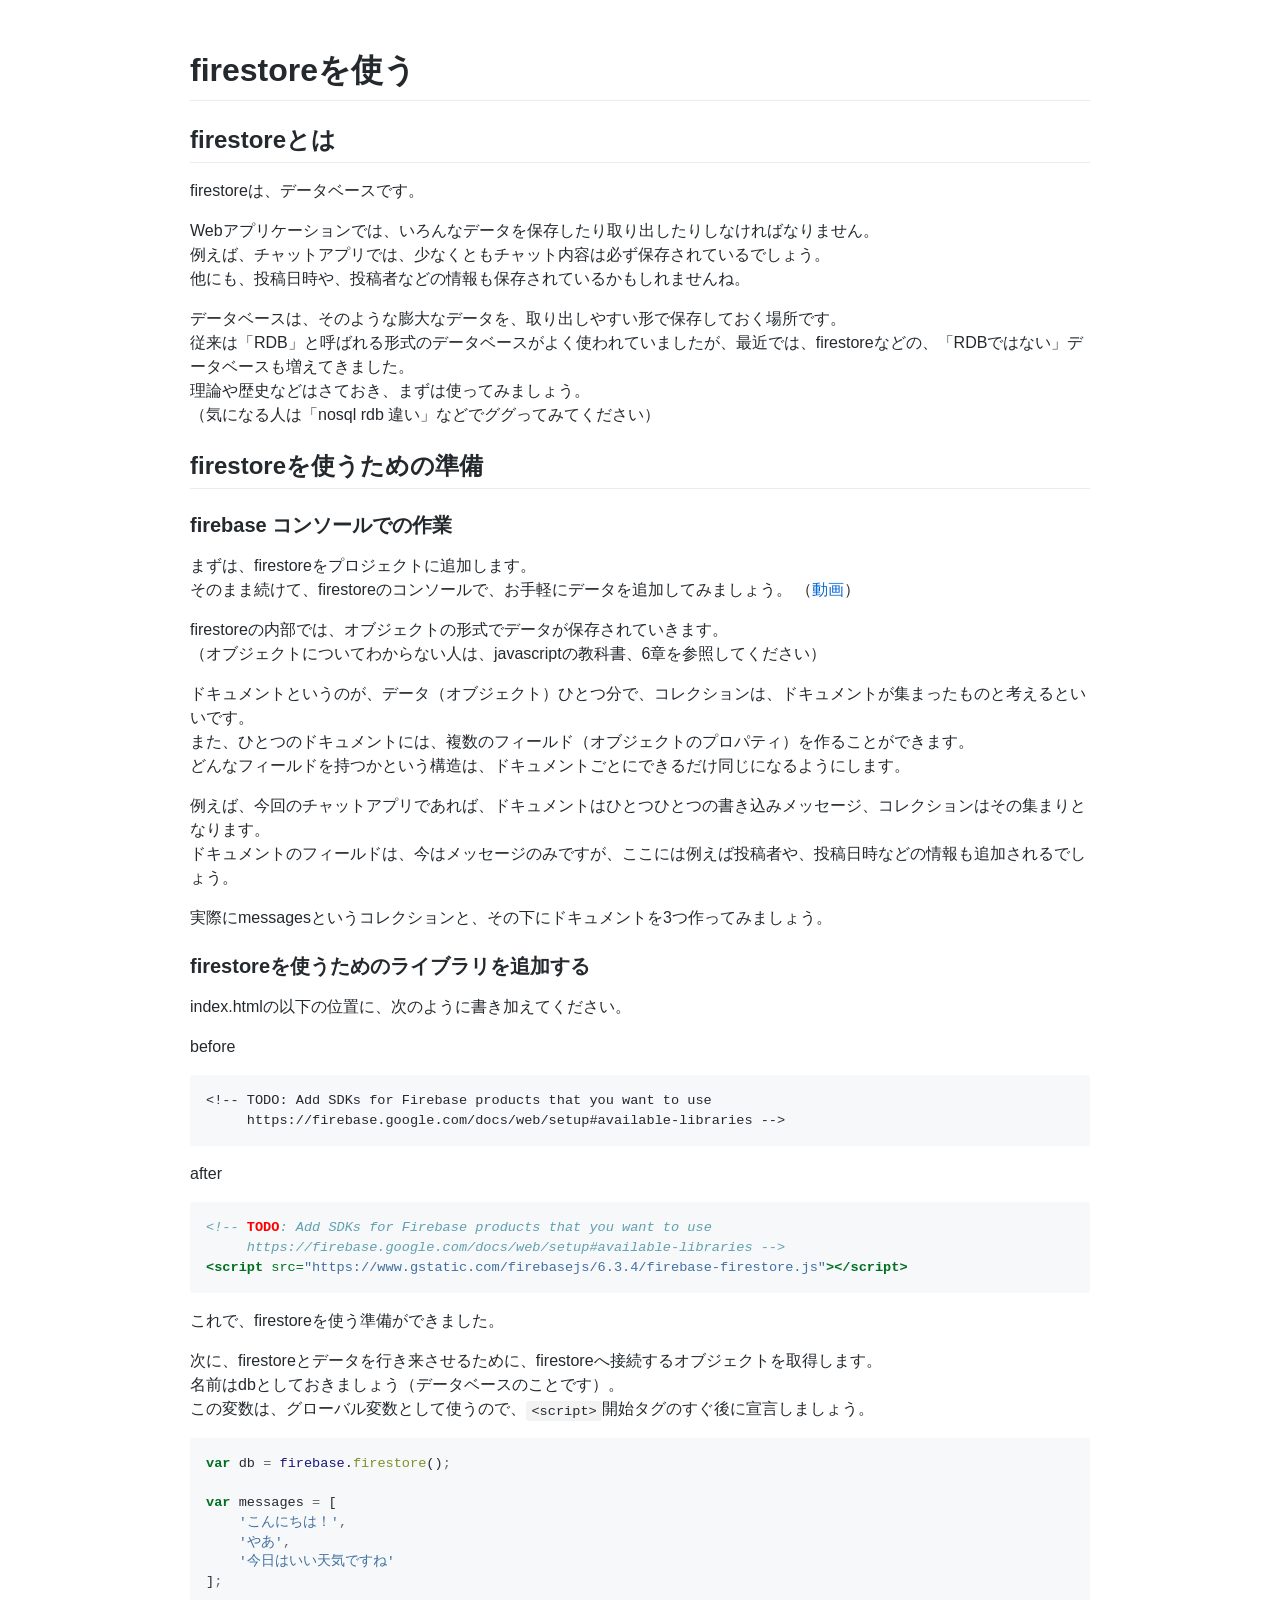
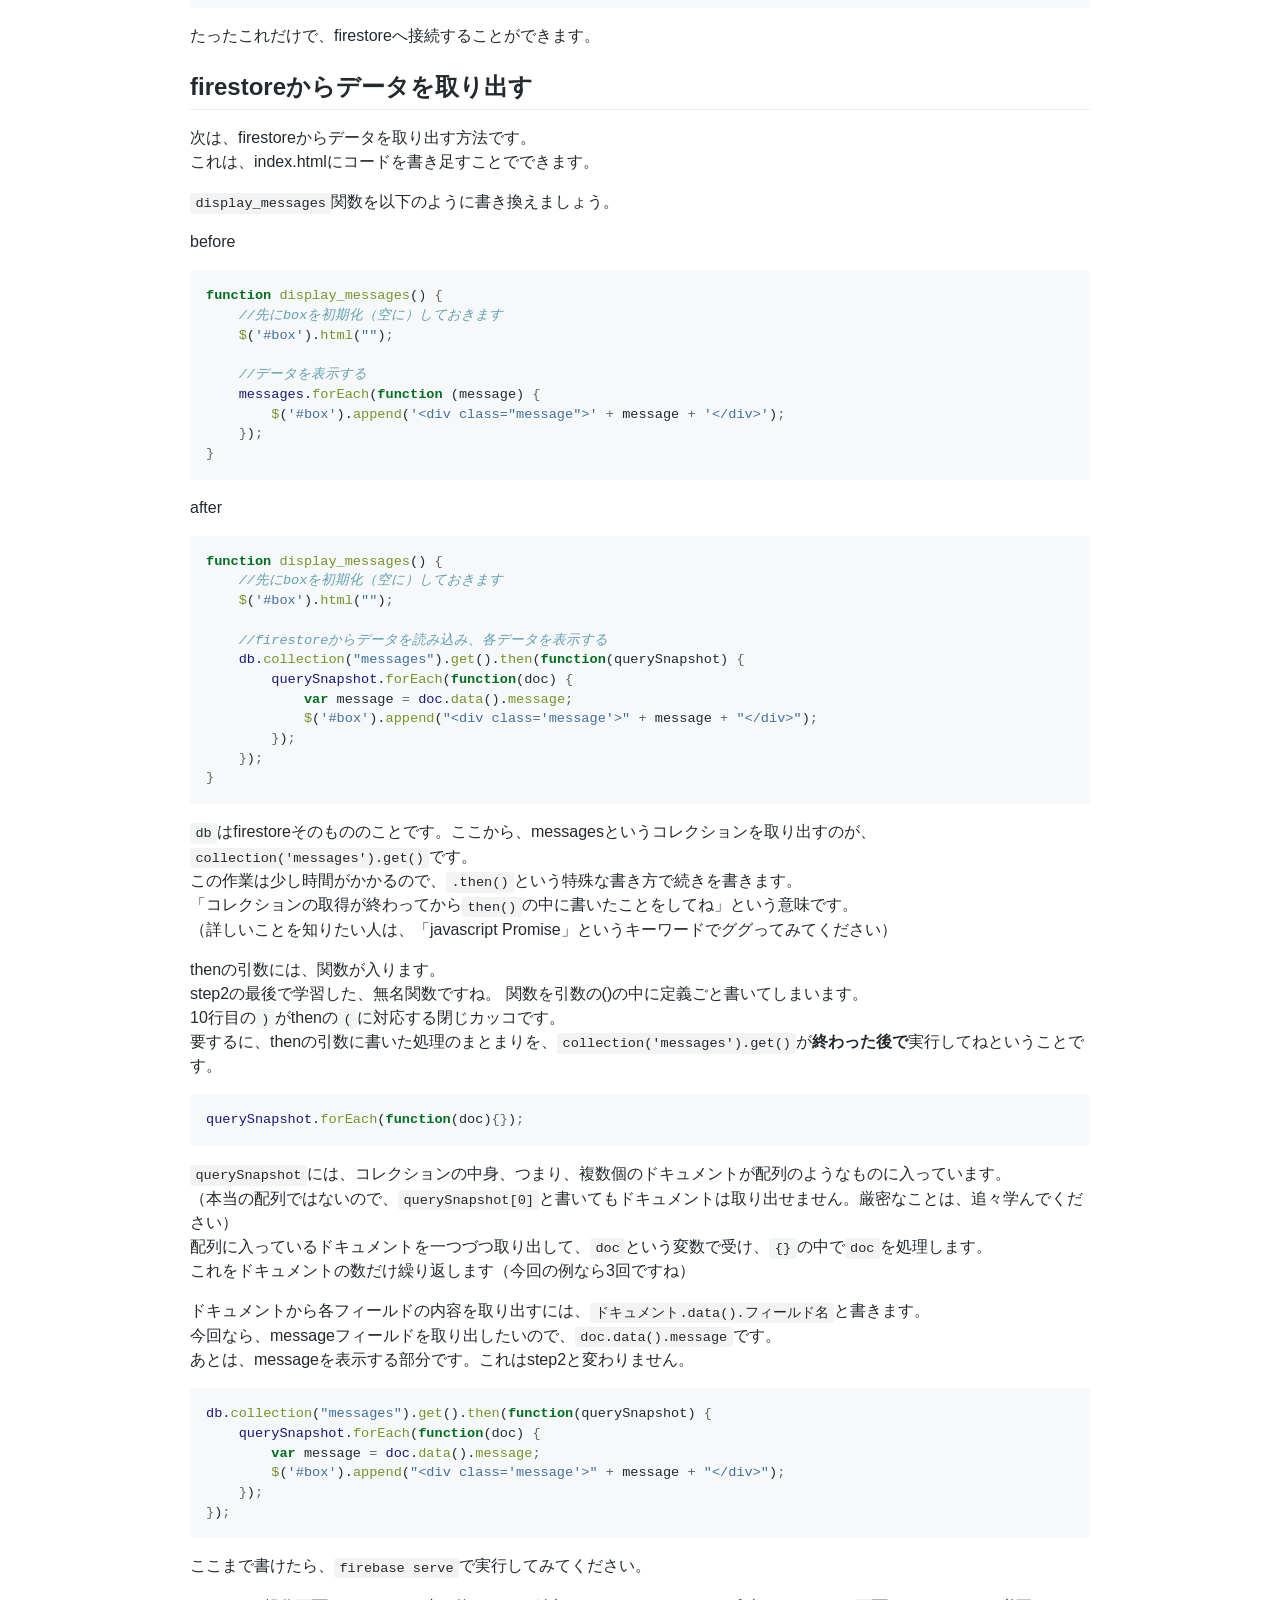
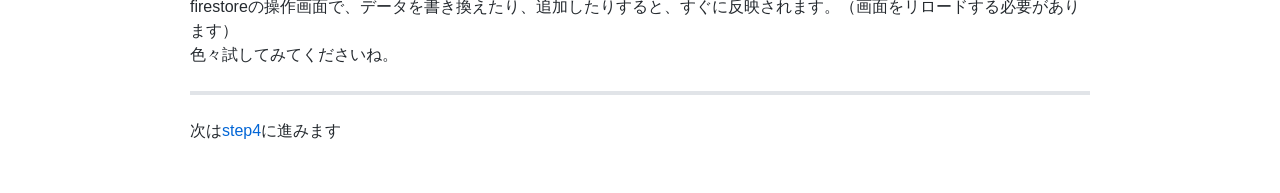
<file: text_html/step3.html>
<!DOCTYPE html>
<html xmlns="http://www.w3.org/1999/xhtml" lang="" xml:lang="">
<head>
  <meta charset="utf-8" />
  <meta name="generator" content="pandoc" />
  <meta name="viewport" content="width=device-width, initial-scale=1.0, user-scalable=yes" />
  <title>step3</title>
  <style>
      code{white-space: pre-wrap;}
      span.smallcaps{font-variant: small-caps;}
      span.underline{text-decoration: underline;}
      div.column{display: inline-block; vertical-align: top; width: 50%;}
  </style>
  <style>
code.sourceCode > span { display: inline-block; line-height: 1.25; }
code.sourceCode > span { color: inherit; text-decoration: inherit; }
code.sourceCode > span:empty { height: 1.2em; }
.sourceCode { overflow: visible; }
code.sourceCode { white-space: pre; position: relative; }
div.sourceCode { margin: 1em 0; }
pre.sourceCode { margin: 0; }
@media screen {
div.sourceCode { overflow: auto; }
}
@media print {
code.sourceCode { white-space: pre-wrap; }
code.sourceCode > span { text-indent: -5em; padding-left: 5em; }
}
pre.numberSource code
  { counter-reset: source-line 0; }
pre.numberSource code > span
  { position: relative; left: -4em; counter-increment: source-line; }
pre.numberSource code > span > a:first-child::before
  { content: counter(source-line);
    position: relative; left: -1em; text-align: right; vertical-align: baseline;
    border: none; display: inline-block;
    -webkit-touch-callout: none; -webkit-user-select: none;
    -khtml-user-select: none; -moz-user-select: none;
    -ms-user-select: none; user-select: none;
    padding: 0 4px; width: 4em;
    color: #aaaaaa;
  }
pre.numberSource { margin-left: 3em; border-left: 1px solid #aaaaaa;  padding-left: 4px; }
div.sourceCode
  {   }
@media screen {
code.sourceCode > span > a:first-child::before { text-decoration: underline; }
}
code span.al { color: #ff0000; font-weight: bold; } /* Alert */
code span.an { color: #60a0b0; font-weight: bold; font-style: italic; } /* Annotation */
code span.at { color: #7d9029; } /* Attribute */
code span.bn { color: #40a070; } /* BaseN */
code span.bu { } /* BuiltIn */
code span.cf { color: #007020; font-weight: bold; } /* ControlFlow */
code span.ch { color: #4070a0; } /* Char */
code span.cn { color: #880000; } /* Constant */
code span.co { color: #60a0b0; font-style: italic; } /* Comment */
code span.cv { color: #60a0b0; font-weight: bold; font-style: italic; } /* CommentVar */
code span.do { color: #ba2121; font-style: italic; } /* Documentation */
code span.dt { color: #902000; } /* DataType */
code span.dv { color: #40a070; } /* DecVal */
code span.er { color: #ff0000; font-weight: bold; } /* Error */
code span.ex { } /* Extension */
code span.fl { color: #40a070; } /* Float */
code span.fu { color: #06287e; } /* Function */
code span.im { } /* Import */
code span.in { color: #60a0b0; font-weight: bold; font-style: italic; } /* Information */
code span.kw { color: #007020; font-weight: bold; } /* Keyword */
code span.op { color: #666666; } /* Operator */
code span.ot { color: #007020; } /* Other */
code span.pp { color: #bc7a00; } /* Preprocessor */
code span.sc { color: #4070a0; } /* SpecialChar */
code span.ss { color: #bb6688; } /* SpecialString */
code span.st { color: #4070a0; } /* String */
code span.va { color: #19177c; } /* Variable */
code span.vs { color: #4070a0; } /* VerbatimString */
code span.wa { color: #60a0b0; font-weight: bold; font-style: italic; } /* Warning */
  </style>
  <link rel="stylesheet" href="github-markdown.css" />
  <!--[if lt IE 9]>
    <script src="//cdnjs.cloudflare.com/ajax/libs/html5shiv/3.7.3/html5shiv-printshiv.min.js"></script>
  <![endif]-->
</head>
<body>
<h1 id="firestoreを使う">firestoreを使う</h1>
<h2 id="firestoreとは">firestoreとは</h2>
<p>firestoreは、データベースです。</p>
<p>Webアプリケーションでは、いろんなデータを保存したり取り出したりしなければなりません。<br />
例えば、チャットアプリでは、少なくともチャット内容は必ず保存されているでしょう。<br />
他にも、投稿日時や、投稿者などの情報も保存されているかもしれませんね。</p>
<p>データベースは、そのような膨大なデータを、取り出しやすい形で保存しておく場所です。<br />
従来は「RDB」と呼ばれる形式のデータベースがよく使われていましたが、最近では、firestoreなどの、「RDBではない」データベースも増えてきました。<br />
理論や歴史などはさておき、まずは使ってみましょう。<br />
（気になる人は「nosql rdb 違い」などでググってみてください）</p>
<h2 id="firestoreを使うための準備">firestoreを使うための準備</h2>
<h3 id="firebase-コンソールでの作業">firebase コンソールでの作業</h3>
<p>まずは、firestoreをプロジェクトに追加します。<br />
そのまま続けて、firestoreのコンソールで、お手軽にデータを追加してみましょう。 （<a href="../movie/step3-firestore.mp4">動画</a>）</p>
<p>firestoreの内部では、オブジェクトの形式でデータが保存されていきます。<br />
（オブジェクトについてわからない人は、javascriptの教科書、6章を参照してください）</p>
<p>ドキュメントというのが、データ（オブジェクト）ひとつ分で、コレクションは、ドキュメントが集まったものと考えるといいです。<br />
また、ひとつのドキュメントには、複数のフィールド（オブジェクトのプロパティ）を作ることができます。<br />
どんなフィールドを持つかという構造は、ドキュメントごとにできるだけ同じになるようにします。</p>
<p>例えば、今回のチャットアプリであれば、ドキュメントはひとつひとつの書き込みメッセージ、コレクションはその集まりとなります。<br />
ドキュメントのフィールドは、今はメッセージのみですが、ここには例えば投稿者や、投稿日時などの情報も追加されるでしょう。</p>
<p>実際にmessagesというコレクションと、その下にドキュメントを3つ作ってみましょう。</p>
<h3 id="firestoreを使うためのライブラリを追加する">firestoreを使うためのライブラリを追加する</h3>
<p>index.htmlの以下の位置に、次のように書き加えてください。</p>
<p>before</p>
<pre><code>&lt;!-- TODO: Add SDKs for Firebase products that you want to use
     https://firebase.google.com/docs/web/setup#available-libraries --&gt;
</code></pre>
<p>after</p>
<div class="sourceCode" id="cb2"><pre class="sourceCode html"><code class="sourceCode html"><span id="cb2-1"><a href="#cb2-1"></a><span class="co">&lt;!-- </span><span class="al">TODO</span><span class="co">: Add SDKs for Firebase products that you want to use</span></span>
<span id="cb2-2"><a href="#cb2-2"></a><span class="co">     https://firebase.google.com/docs/web/setup#available-libraries --&gt;</span></span>
<span id="cb2-3"><a href="#cb2-3"></a><span class="kw">&lt;script</span><span class="ot"> src=</span><span class="st">&quot;https://www.gstatic.com/firebasejs/6.3.4/firebase-firestore.js&quot;</span><span class="kw">&gt;&lt;/script&gt;</span></span></code></pre></div>
<p>これで、firestoreを使う準備ができました。</p>
<p>次に、firestoreとデータを行き来させるために、firestoreへ接続するオブジェクトを取得します。<br />
名前はdbとしておきましょう（データベースのことです）。<br />
この変数は、グローバル変数として使うので、<code>&lt;script&gt;</code>開始タグのすぐ後に宣言しましょう。</p>
<div class="sourceCode" id="cb3"><pre class="sourceCode js"><code class="sourceCode javascript"><span id="cb3-1"><a href="#cb3-1"></a><span class="kw">var</span> db <span class="op">=</span> <span class="va">firebase</span>.<span class="at">firestore</span>()<span class="op">;</span></span>
<span id="cb3-2"><a href="#cb3-2"></a></span>
<span id="cb3-3"><a href="#cb3-3"></a><span class="kw">var</span> messages <span class="op">=</span> [</span>
<span id="cb3-4"><a href="#cb3-4"></a>    <span class="st">&#39;こんにちは！&#39;</span><span class="op">,</span></span>
<span id="cb3-5"><a href="#cb3-5"></a>    <span class="st">&#39;やあ&#39;</span><span class="op">,</span></span>
<span id="cb3-6"><a href="#cb3-6"></a>    <span class="st">&#39;今日はいい天気ですね&#39;</span></span>
<span id="cb3-7"><a href="#cb3-7"></a>]<span class="op">;</span></span></code></pre></div>
<p>たったこれだけで、firestoreへ接続することができます。</p>
<h2 id="firestoreからデータを取り出す">firestoreからデータを取り出す</h2>
<p>次は、firestoreからデータを取り出す方法です。<br />
これは、index.htmlにコードを書き足すことでできます。</p>
<p><code>display_messages</code>関数を以下のように書き換えましょう。</p>
<p>before</p>
<div class="sourceCode" id="cb4"><pre class="sourceCode js"><code class="sourceCode javascript"><span id="cb4-1"><a href="#cb4-1"></a><span class="kw">function</span> <span class="at">display_messages</span>() <span class="op">{</span></span>
<span id="cb4-2"><a href="#cb4-2"></a>    <span class="co">//先にboxを初期化（空に）しておきます</span></span>
<span id="cb4-3"><a href="#cb4-3"></a>    <span class="at">$</span>(<span class="st">&#39;#box&#39;</span>).<span class="at">html</span>(<span class="st">&quot;&quot;</span>)<span class="op">;</span></span>
<span id="cb4-4"><a href="#cb4-4"></a></span>
<span id="cb4-5"><a href="#cb4-5"></a>    <span class="co">//データを表示する</span></span>
<span id="cb4-6"><a href="#cb4-6"></a>    <span class="va">messages</span>.<span class="at">forEach</span>(<span class="kw">function</span> (message) <span class="op">{</span></span>
<span id="cb4-7"><a href="#cb4-7"></a>        <span class="at">$</span>(<span class="st">&#39;#box&#39;</span>).<span class="at">append</span>(<span class="st">&#39;&lt;div class=&quot;message&quot;&gt;&#39;</span> <span class="op">+</span> message <span class="op">+</span> <span class="st">&#39;&lt;/div&gt;&#39;</span>)<span class="op">;</span></span>
<span id="cb4-8"><a href="#cb4-8"></a>    <span class="op">}</span>)<span class="op">;</span></span>
<span id="cb4-9"><a href="#cb4-9"></a><span class="op">}</span></span></code></pre></div>
<p>after</p>
<div class="sourceCode" id="cb5"><pre class="sourceCode js"><code class="sourceCode javascript"><span id="cb5-1"><a href="#cb5-1"></a><span class="kw">function</span> <span class="at">display_messages</span>() <span class="op">{</span></span>
<span id="cb5-2"><a href="#cb5-2"></a>    <span class="co">//先にboxを初期化（空に）しておきます</span></span>
<span id="cb5-3"><a href="#cb5-3"></a>    <span class="at">$</span>(<span class="st">&#39;#box&#39;</span>).<span class="at">html</span>(<span class="st">&quot;&quot;</span>)<span class="op">;</span></span>
<span id="cb5-4"><a href="#cb5-4"></a>    </span>
<span id="cb5-5"><a href="#cb5-5"></a>    <span class="co">//firestoreからデータを読み込み、各データを表示する</span></span>
<span id="cb5-6"><a href="#cb5-6"></a>    <span class="va">db</span>.<span class="at">collection</span>(<span class="st">&quot;messages&quot;</span>).<span class="at">get</span>().<span class="at">then</span>(<span class="kw">function</span>(querySnapshot) <span class="op">{</span></span>
<span id="cb5-7"><a href="#cb5-7"></a>        <span class="va">querySnapshot</span>.<span class="at">forEach</span>(<span class="kw">function</span>(doc) <span class="op">{</span></span>
<span id="cb5-8"><a href="#cb5-8"></a>            <span class="kw">var</span> message <span class="op">=</span> <span class="va">doc</span>.<span class="at">data</span>().<span class="at">message</span><span class="op">;</span></span>
<span id="cb5-9"><a href="#cb5-9"></a>            <span class="at">$</span>(<span class="st">&#39;#box&#39;</span>).<span class="at">append</span>(<span class="st">&quot;&lt;div class=&#39;message&#39;&gt;&quot;</span> <span class="op">+</span> message <span class="op">+</span> <span class="st">&quot;&lt;/div&gt;&quot;</span>)<span class="op">;</span></span>
<span id="cb5-10"><a href="#cb5-10"></a>        <span class="op">}</span>)<span class="op">;</span>        </span>
<span id="cb5-11"><a href="#cb5-11"></a>    <span class="op">}</span>)<span class="op">;</span></span>
<span id="cb5-12"><a href="#cb5-12"></a><span class="op">}</span></span></code></pre></div>
<p><code>db</code>はfirestoreそのもののことです。ここから、messagesというコレクションを取り出すのが、 <code>collection('messages').get()</code>です。<br />
この作業は少し時間がかかるので、<code>.then()</code>という特殊な書き方で続きを書きます。<br />
「コレクションの取得が終わってから<code>then()</code>の中に書いたことをしてね」という意味です。<br />
（詳しいことを知りたい人は、「javascript Promise」というキーワードでググってみてください）</p>
<p>thenの引数には、関数が入ります。<br />
step2の最後で学習した、無名関数ですね。 関数を引数の()の中に定義ごと書いてしまいます。<br />
10行目の<code>)</code>がthenの<code>(</code>に対応する閉じカッコです。<br />
要するに、thenの引数に書いた処理のまとまりを、<code>collection('messages').get()</code>が<strong>終わった後で</strong>実行してねということです。</p>
<div class="sourceCode" id="cb6"><pre class="sourceCode js"><code class="sourceCode javascript"><span id="cb6-1"><a href="#cb6-1"></a><span class="va">querySnapshot</span>.<span class="at">forEach</span>(<span class="kw">function</span>(doc)<span class="op">{}</span>)<span class="op">;</span></span></code></pre></div>
<p><code>querySnapshot</code>には、コレクションの中身、つまり、複数個のドキュメントが配列のようなものに入っています。<br />
（本当の配列ではないので、<code>querySnapshot[0]</code>と書いてもドキュメントは取り出せません。厳密なことは、追々学んでください）<br />
配列に入っているドキュメントを一つづつ取り出して、<code>doc</code>という変数で受け、<code>{}</code>の中で<code>doc</code>を処理します。<br />
これをドキュメントの数だけ繰り返します（今回の例なら3回ですね）</p>
<p>ドキュメントから各フィールドの内容を取り出すには、<code>ドキュメント.data().フィールド名</code>と書きます。<br />
今回なら、messageフィールドを取り出したいので、<code>doc.data().message</code>です。<br />
あとは、messageを表示する部分です。これはstep2と変わりません。</p>
<div class="sourceCode" id="cb7"><pre class="sourceCode js"><code class="sourceCode javascript"><span id="cb7-1"><a href="#cb7-1"></a><span class="va">db</span>.<span class="at">collection</span>(<span class="st">&quot;messages&quot;</span>).<span class="at">get</span>().<span class="at">then</span>(<span class="kw">function</span>(querySnapshot) <span class="op">{</span></span>
<span id="cb7-2"><a href="#cb7-2"></a>    <span class="va">querySnapshot</span>.<span class="at">forEach</span>(<span class="kw">function</span>(doc) <span class="op">{</span></span>
<span id="cb7-3"><a href="#cb7-3"></a>        <span class="kw">var</span> message <span class="op">=</span> <span class="va">doc</span>.<span class="at">data</span>().<span class="at">message</span><span class="op">;</span></span>
<span id="cb7-4"><a href="#cb7-4"></a>        <span class="at">$</span>(<span class="st">&#39;#box&#39;</span>).<span class="at">append</span>(<span class="st">&quot;&lt;div class=&#39;message&#39;&gt;&quot;</span> <span class="op">+</span> message <span class="op">+</span> <span class="st">&quot;&lt;/div&gt;&quot;</span>)<span class="op">;</span></span>
<span id="cb7-5"><a href="#cb7-5"></a>    <span class="op">}</span>)<span class="op">;</span>        </span>
<span id="cb7-6"><a href="#cb7-6"></a><span class="op">}</span>)<span class="op">;</span></span></code></pre></div>
<p>ここまで書けたら、<code>firebase serve</code>で実行してみてください。</p>
<p>firestoreの操作画面で、データを書き換えたり、追加したりすると、すぐに反映されます。（画面をリロードする必要があります）<br />
色々試してみてくださいね。</p>
<hr />
<p>次は<a href="./step4.html">step4</a>に進みます</p>
</body>
</html>
</file>
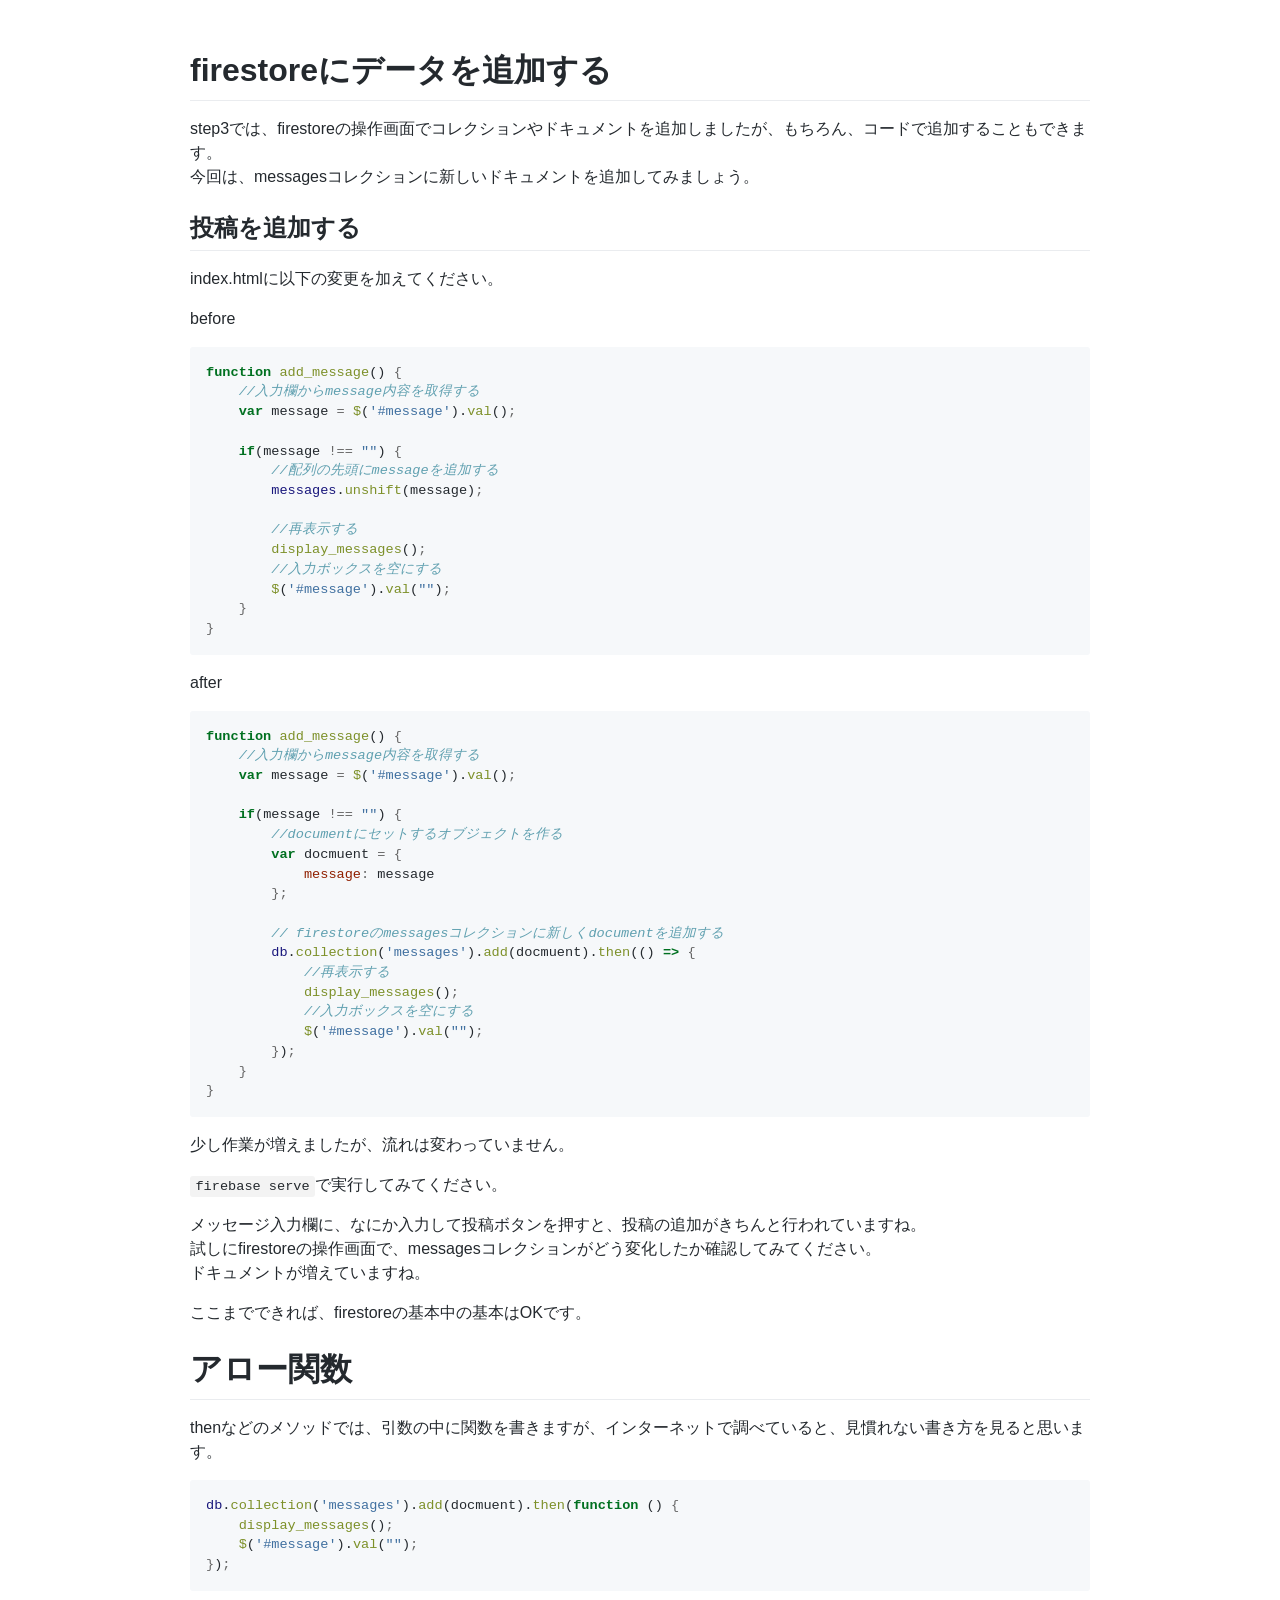
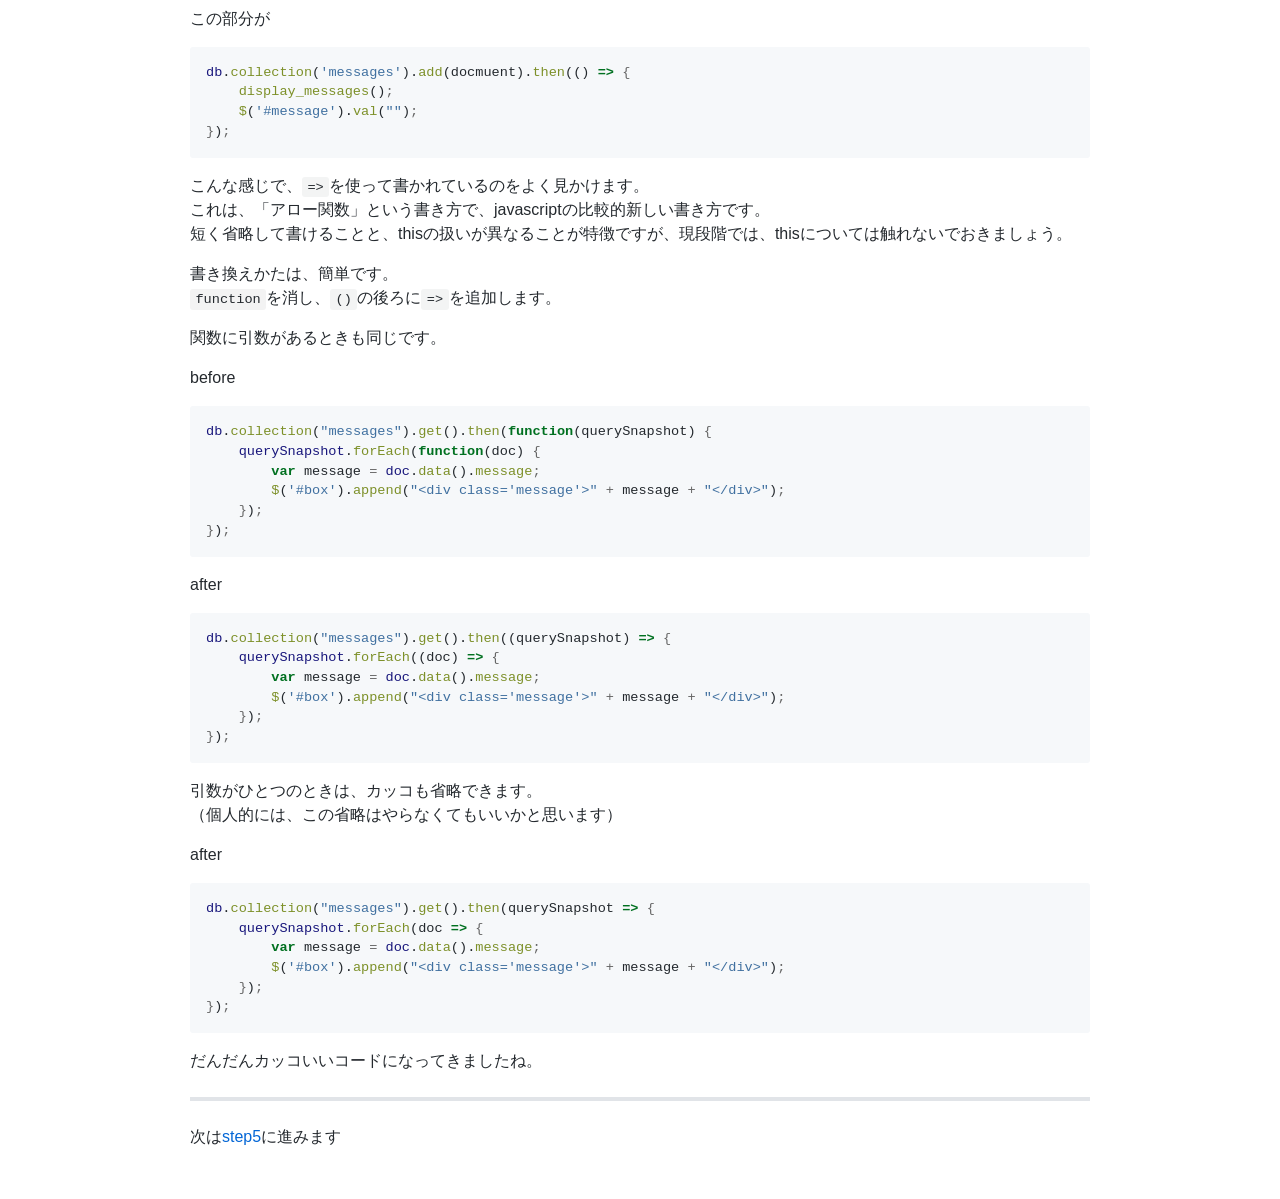
<file: text_html/step4.html>
<!DOCTYPE html>
<html xmlns="http://www.w3.org/1999/xhtml" lang="" xml:lang="">
<head>
  <meta charset="utf-8" />
  <meta name="generator" content="pandoc" />
  <meta name="viewport" content="width=device-width, initial-scale=1.0, user-scalable=yes" />
  <title>step4</title>
  <style>
      code{white-space: pre-wrap;}
      span.smallcaps{font-variant: small-caps;}
      span.underline{text-decoration: underline;}
      div.column{display: inline-block; vertical-align: top; width: 50%;}
  </style>
  <style>
code.sourceCode > span { display: inline-block; line-height: 1.25; }
code.sourceCode > span { color: inherit; text-decoration: inherit; }
code.sourceCode > span:empty { height: 1.2em; }
.sourceCode { overflow: visible; }
code.sourceCode { white-space: pre; position: relative; }
div.sourceCode { margin: 1em 0; }
pre.sourceCode { margin: 0; }
@media screen {
div.sourceCode { overflow: auto; }
}
@media print {
code.sourceCode { white-space: pre-wrap; }
code.sourceCode > span { text-indent: -5em; padding-left: 5em; }
}
pre.numberSource code
  { counter-reset: source-line 0; }
pre.numberSource code > span
  { position: relative; left: -4em; counter-increment: source-line; }
pre.numberSource code > span > a:first-child::before
  { content: counter(source-line);
    position: relative; left: -1em; text-align: right; vertical-align: baseline;
    border: none; display: inline-block;
    -webkit-touch-callout: none; -webkit-user-select: none;
    -khtml-user-select: none; -moz-user-select: none;
    -ms-user-select: none; user-select: none;
    padding: 0 4px; width: 4em;
    color: #aaaaaa;
  }
pre.numberSource { margin-left: 3em; border-left: 1px solid #aaaaaa;  padding-left: 4px; }
div.sourceCode
  {   }
@media screen {
code.sourceCode > span > a:first-child::before { text-decoration: underline; }
}
code span.al { color: #ff0000; font-weight: bold; } /* Alert */
code span.an { color: #60a0b0; font-weight: bold; font-style: italic; } /* Annotation */
code span.at { color: #7d9029; } /* Attribute */
code span.bn { color: #40a070; } /* BaseN */
code span.bu { } /* BuiltIn */
code span.cf { color: #007020; font-weight: bold; } /* ControlFlow */
code span.ch { color: #4070a0; } /* Char */
code span.cn { color: #880000; } /* Constant */
code span.co { color: #60a0b0; font-style: italic; } /* Comment */
code span.cv { color: #60a0b0; font-weight: bold; font-style: italic; } /* CommentVar */
code span.do { color: #ba2121; font-style: italic; } /* Documentation */
code span.dt { color: #902000; } /* DataType */
code span.dv { color: #40a070; } /* DecVal */
code span.er { color: #ff0000; font-weight: bold; } /* Error */
code span.ex { } /* Extension */
code span.fl { color: #40a070; } /* Float */
code span.fu { color: #06287e; } /* Function */
code span.im { } /* Import */
code span.in { color: #60a0b0; font-weight: bold; font-style: italic; } /* Information */
code span.kw { color: #007020; font-weight: bold; } /* Keyword */
code span.op { color: #666666; } /* Operator */
code span.ot { color: #007020; } /* Other */
code span.pp { color: #bc7a00; } /* Preprocessor */
code span.sc { color: #4070a0; } /* SpecialChar */
code span.ss { color: #bb6688; } /* SpecialString */
code span.st { color: #4070a0; } /* String */
code span.va { color: #19177c; } /* Variable */
code span.vs { color: #4070a0; } /* VerbatimString */
code span.wa { color: #60a0b0; font-weight: bold; font-style: italic; } /* Warning */
  </style>
  <link rel="stylesheet" href="github-markdown.css" />
  <!--[if lt IE 9]>
    <script src="//cdnjs.cloudflare.com/ajax/libs/html5shiv/3.7.3/html5shiv-printshiv.min.js"></script>
  <![endif]-->
</head>
<body>
<h1 id="firestoreにデータを追加する">firestoreにデータを追加する</h1>
<p>step3では、firestoreの操作画面でコレクションやドキュメントを追加しましたが、もちろん、コードで追加することもできます。<br />
今回は、messagesコレクションに新しいドキュメントを追加してみましょう。</p>
<h2 id="投稿を追加する">投稿を追加する</h2>
<p>index.htmlに以下の変更を加えてください。</p>
<p>before</p>
<div class="sourceCode" id="cb1"><pre class="sourceCode js"><code class="sourceCode javascript"><span id="cb1-1"><a href="#cb1-1"></a><span class="kw">function</span> <span class="at">add_message</span>() <span class="op">{</span></span>
<span id="cb1-2"><a href="#cb1-2"></a>    <span class="co">//入力欄からmessage内容を取得する</span></span>
<span id="cb1-3"><a href="#cb1-3"></a>    <span class="kw">var</span> message <span class="op">=</span> <span class="at">$</span>(<span class="st">&#39;#message&#39;</span>).<span class="at">val</span>()<span class="op">;</span></span>
<span id="cb1-4"><a href="#cb1-4"></a></span>
<span id="cb1-5"><a href="#cb1-5"></a>    <span class="cf">if</span>(message <span class="op">!==</span> <span class="st">&quot;&quot;</span>) <span class="op">{</span></span>
<span id="cb1-6"><a href="#cb1-6"></a>        <span class="co">//配列の先頭にmessageを追加する</span></span>
<span id="cb1-7"><a href="#cb1-7"></a>        <span class="va">messages</span>.<span class="at">unshift</span>(message)<span class="op">;</span></span>
<span id="cb1-8"><a href="#cb1-8"></a>        </span>
<span id="cb1-9"><a href="#cb1-9"></a>        <span class="co">//再表示する</span></span>
<span id="cb1-10"><a href="#cb1-10"></a>        <span class="at">display_messages</span>()<span class="op">;</span></span>
<span id="cb1-11"><a href="#cb1-11"></a>        <span class="co">//入力ボックスを空にする</span></span>
<span id="cb1-12"><a href="#cb1-12"></a>        <span class="at">$</span>(<span class="st">&#39;#message&#39;</span>).<span class="at">val</span>(<span class="st">&quot;&quot;</span>)<span class="op">;</span></span>
<span id="cb1-13"><a href="#cb1-13"></a>    <span class="op">}</span></span>
<span id="cb1-14"><a href="#cb1-14"></a><span class="op">}</span></span></code></pre></div>
<p>after</p>
<div class="sourceCode" id="cb2"><pre class="sourceCode js"><code class="sourceCode javascript"><span id="cb2-1"><a href="#cb2-1"></a><span class="kw">function</span> <span class="at">add_message</span>() <span class="op">{</span></span>
<span id="cb2-2"><a href="#cb2-2"></a>    <span class="co">//入力欄からmessage内容を取得する</span></span>
<span id="cb2-3"><a href="#cb2-3"></a>    <span class="kw">var</span> message <span class="op">=</span> <span class="at">$</span>(<span class="st">&#39;#message&#39;</span>).<span class="at">val</span>()<span class="op">;</span></span>
<span id="cb2-4"><a href="#cb2-4"></a>    </span>
<span id="cb2-5"><a href="#cb2-5"></a>    <span class="cf">if</span>(message <span class="op">!==</span> <span class="st">&quot;&quot;</span>) <span class="op">{</span></span>
<span id="cb2-6"><a href="#cb2-6"></a>        <span class="co">//documentにセットするオブジェクトを作る</span></span>
<span id="cb2-7"><a href="#cb2-7"></a>        <span class="kw">var</span> docmuent <span class="op">=</span> <span class="op">{</span></span>
<span id="cb2-8"><a href="#cb2-8"></a>            <span class="dt">message</span><span class="op">:</span> message</span>
<span id="cb2-9"><a href="#cb2-9"></a>        <span class="op">};</span></span>
<span id="cb2-10"><a href="#cb2-10"></a></span>
<span id="cb2-11"><a href="#cb2-11"></a>        <span class="co">// firestoreのmessagesコレクションに新しくdocumentを追加する</span></span>
<span id="cb2-12"><a href="#cb2-12"></a>        <span class="va">db</span>.<span class="at">collection</span>(<span class="st">&#39;messages&#39;</span>).<span class="at">add</span>(docmuent).<span class="at">then</span>(() <span class="kw">=&gt;</span> <span class="op">{</span></span>
<span id="cb2-13"><a href="#cb2-13"></a>            <span class="co">//再表示する</span></span>
<span id="cb2-14"><a href="#cb2-14"></a>            <span class="at">display_messages</span>()<span class="op">;</span></span>
<span id="cb2-15"><a href="#cb2-15"></a>            <span class="co">//入力ボックスを空にする</span></span>
<span id="cb2-16"><a href="#cb2-16"></a>            <span class="at">$</span>(<span class="st">&#39;#message&#39;</span>).<span class="at">val</span>(<span class="st">&quot;&quot;</span>)<span class="op">;</span></span>
<span id="cb2-17"><a href="#cb2-17"></a>        <span class="op">}</span>)<span class="op">;</span></span>
<span id="cb2-18"><a href="#cb2-18"></a>    <span class="op">}</span></span>
<span id="cb2-19"><a href="#cb2-19"></a><span class="op">}</span></span></code></pre></div>
<p>少し作業が増えましたが、流れは変わっていません。</p>
<p><code>firebase serve</code>で実行してみてください。</p>
<p>メッセージ入力欄に、なにか入力して投稿ボタンを押すと、投稿の追加がきちんと行われていますね。<br />
試しにfirestoreの操作画面で、messagesコレクションがどう変化したか確認してみてください。<br />
ドキュメントが増えていますね。</p>
<p>ここまでできれば、firestoreの基本中の基本はOKです。</p>
<h1 id="アロー関数">アロー関数</h1>
<p>thenなどのメソッドでは、引数の中に関数を書きますが、インターネットで調べていると、見慣れない書き方を見ると思います。</p>
<div class="sourceCode" id="cb3"><pre class="sourceCode js"><code class="sourceCode javascript"><span id="cb3-1"><a href="#cb3-1"></a><span class="va">db</span>.<span class="at">collection</span>(<span class="st">&#39;messages&#39;</span>).<span class="at">add</span>(docmuent).<span class="at">then</span>(<span class="kw">function</span> () <span class="op">{</span></span>
<span id="cb3-2"><a href="#cb3-2"></a>    <span class="at">display_messages</span>()<span class="op">;</span></span>
<span id="cb3-3"><a href="#cb3-3"></a>    <span class="at">$</span>(<span class="st">&#39;#message&#39;</span>).<span class="at">val</span>(<span class="st">&quot;&quot;</span>)<span class="op">;</span></span>
<span id="cb3-4"><a href="#cb3-4"></a><span class="op">}</span>)<span class="op">;</span></span></code></pre></div>
<p>この部分が</p>
<div class="sourceCode" id="cb4"><pre class="sourceCode js"><code class="sourceCode javascript"><span id="cb4-1"><a href="#cb4-1"></a><span class="va">db</span>.<span class="at">collection</span>(<span class="st">&#39;messages&#39;</span>).<span class="at">add</span>(docmuent).<span class="at">then</span>(() <span class="kw">=&gt;</span> <span class="op">{</span></span>
<span id="cb4-2"><a href="#cb4-2"></a>    <span class="at">display_messages</span>()<span class="op">;</span></span>
<span id="cb4-3"><a href="#cb4-3"></a>    <span class="at">$</span>(<span class="st">&#39;#message&#39;</span>).<span class="at">val</span>(<span class="st">&quot;&quot;</span>)<span class="op">;</span></span>
<span id="cb4-4"><a href="#cb4-4"></a><span class="op">}</span>)<span class="op">;</span></span></code></pre></div>
<p>こんな感じで、<code>=&gt;</code>を使って書かれているのをよく見かけます。<br />
これは、「アロー関数」という書き方で、javascriptの比較的新しい書き方です。<br />
短く省略して書けることと、thisの扱いが異なることが特徴ですが、現段階では、thisについては触れないでおきましょう。</p>
<p>書き換えかたは、簡単です。<br />
<code>function</code>を消し、<code>()</code>の後ろに<code>=&gt;</code>を追加します。</p>
<p>関数に引数があるときも同じです。</p>
<p>before</p>
<div class="sourceCode" id="cb5"><pre class="sourceCode js"><code class="sourceCode javascript"><span id="cb5-1"><a href="#cb5-1"></a><span class="va">db</span>.<span class="at">collection</span>(<span class="st">&quot;messages&quot;</span>).<span class="at">get</span>().<span class="at">then</span>(<span class="kw">function</span>(querySnapshot) <span class="op">{</span></span>
<span id="cb5-2"><a href="#cb5-2"></a>    <span class="va">querySnapshot</span>.<span class="at">forEach</span>(<span class="kw">function</span>(doc) <span class="op">{</span></span>
<span id="cb5-3"><a href="#cb5-3"></a>        <span class="kw">var</span> message <span class="op">=</span> <span class="va">doc</span>.<span class="at">data</span>().<span class="at">message</span><span class="op">;</span></span>
<span id="cb5-4"><a href="#cb5-4"></a>        <span class="at">$</span>(<span class="st">&#39;#box&#39;</span>).<span class="at">append</span>(<span class="st">&quot;&lt;div class=&#39;message&#39;&gt;&quot;</span> <span class="op">+</span> message <span class="op">+</span> <span class="st">&quot;&lt;/div&gt;&quot;</span>)<span class="op">;</span></span>
<span id="cb5-5"><a href="#cb5-5"></a>    <span class="op">}</span>)<span class="op">;</span>        </span>
<span id="cb5-6"><a href="#cb5-6"></a><span class="op">}</span>)<span class="op">;</span></span></code></pre></div>
<p>after</p>
<div class="sourceCode" id="cb6"><pre class="sourceCode js"><code class="sourceCode javascript"><span id="cb6-1"><a href="#cb6-1"></a><span class="va">db</span>.<span class="at">collection</span>(<span class="st">&quot;messages&quot;</span>).<span class="at">get</span>().<span class="at">then</span>((querySnapshot) <span class="kw">=&gt;</span> <span class="op">{</span></span>
<span id="cb6-2"><a href="#cb6-2"></a>    <span class="va">querySnapshot</span>.<span class="at">forEach</span>((doc) <span class="kw">=&gt;</span> <span class="op">{</span></span>
<span id="cb6-3"><a href="#cb6-3"></a>        <span class="kw">var</span> message <span class="op">=</span> <span class="va">doc</span>.<span class="at">data</span>().<span class="at">message</span><span class="op">;</span></span>
<span id="cb6-4"><a href="#cb6-4"></a>        <span class="at">$</span>(<span class="st">&#39;#box&#39;</span>).<span class="at">append</span>(<span class="st">&quot;&lt;div class=&#39;message&#39;&gt;&quot;</span> <span class="op">+</span> message <span class="op">+</span> <span class="st">&quot;&lt;/div&gt;&quot;</span>)<span class="op">;</span></span>
<span id="cb6-5"><a href="#cb6-5"></a>    <span class="op">}</span>)<span class="op">;</span>        </span>
<span id="cb6-6"><a href="#cb6-6"></a><span class="op">}</span>)<span class="op">;</span></span></code></pre></div>
<p>引数がひとつのときは、カッコも省略できます。<br />
（個人的には、この省略はやらなくてもいいかと思います）</p>
<p>after</p>
<div class="sourceCode" id="cb7"><pre class="sourceCode js"><code class="sourceCode javascript"><span id="cb7-1"><a href="#cb7-1"></a><span class="va">db</span>.<span class="at">collection</span>(<span class="st">&quot;messages&quot;</span>).<span class="at">get</span>().<span class="at">then</span>(querySnapshot <span class="kw">=&gt;</span> <span class="op">{</span></span>
<span id="cb7-2"><a href="#cb7-2"></a>    <span class="va">querySnapshot</span>.<span class="at">forEach</span>(doc <span class="kw">=&gt;</span> <span class="op">{</span></span>
<span id="cb7-3"><a href="#cb7-3"></a>        <span class="kw">var</span> message <span class="op">=</span> <span class="va">doc</span>.<span class="at">data</span>().<span class="at">message</span><span class="op">;</span></span>
<span id="cb7-4"><a href="#cb7-4"></a>        <span class="at">$</span>(<span class="st">&#39;#box&#39;</span>).<span class="at">append</span>(<span class="st">&quot;&lt;div class=&#39;message&#39;&gt;&quot;</span> <span class="op">+</span> message <span class="op">+</span> <span class="st">&quot;&lt;/div&gt;&quot;</span>)<span class="op">;</span></span>
<span id="cb7-5"><a href="#cb7-5"></a>    <span class="op">}</span>)<span class="op">;</span></span>
<span id="cb7-6"><a href="#cb7-6"></a><span class="op">}</span>)<span class="op">;</span></span></code></pre></div>
<p>だんだんカッコいいコードになってきましたね。</p>
<hr />
<p>次は<a href="./step5.html">step5</a>に進みます</p>
</body>
</html>
</file>
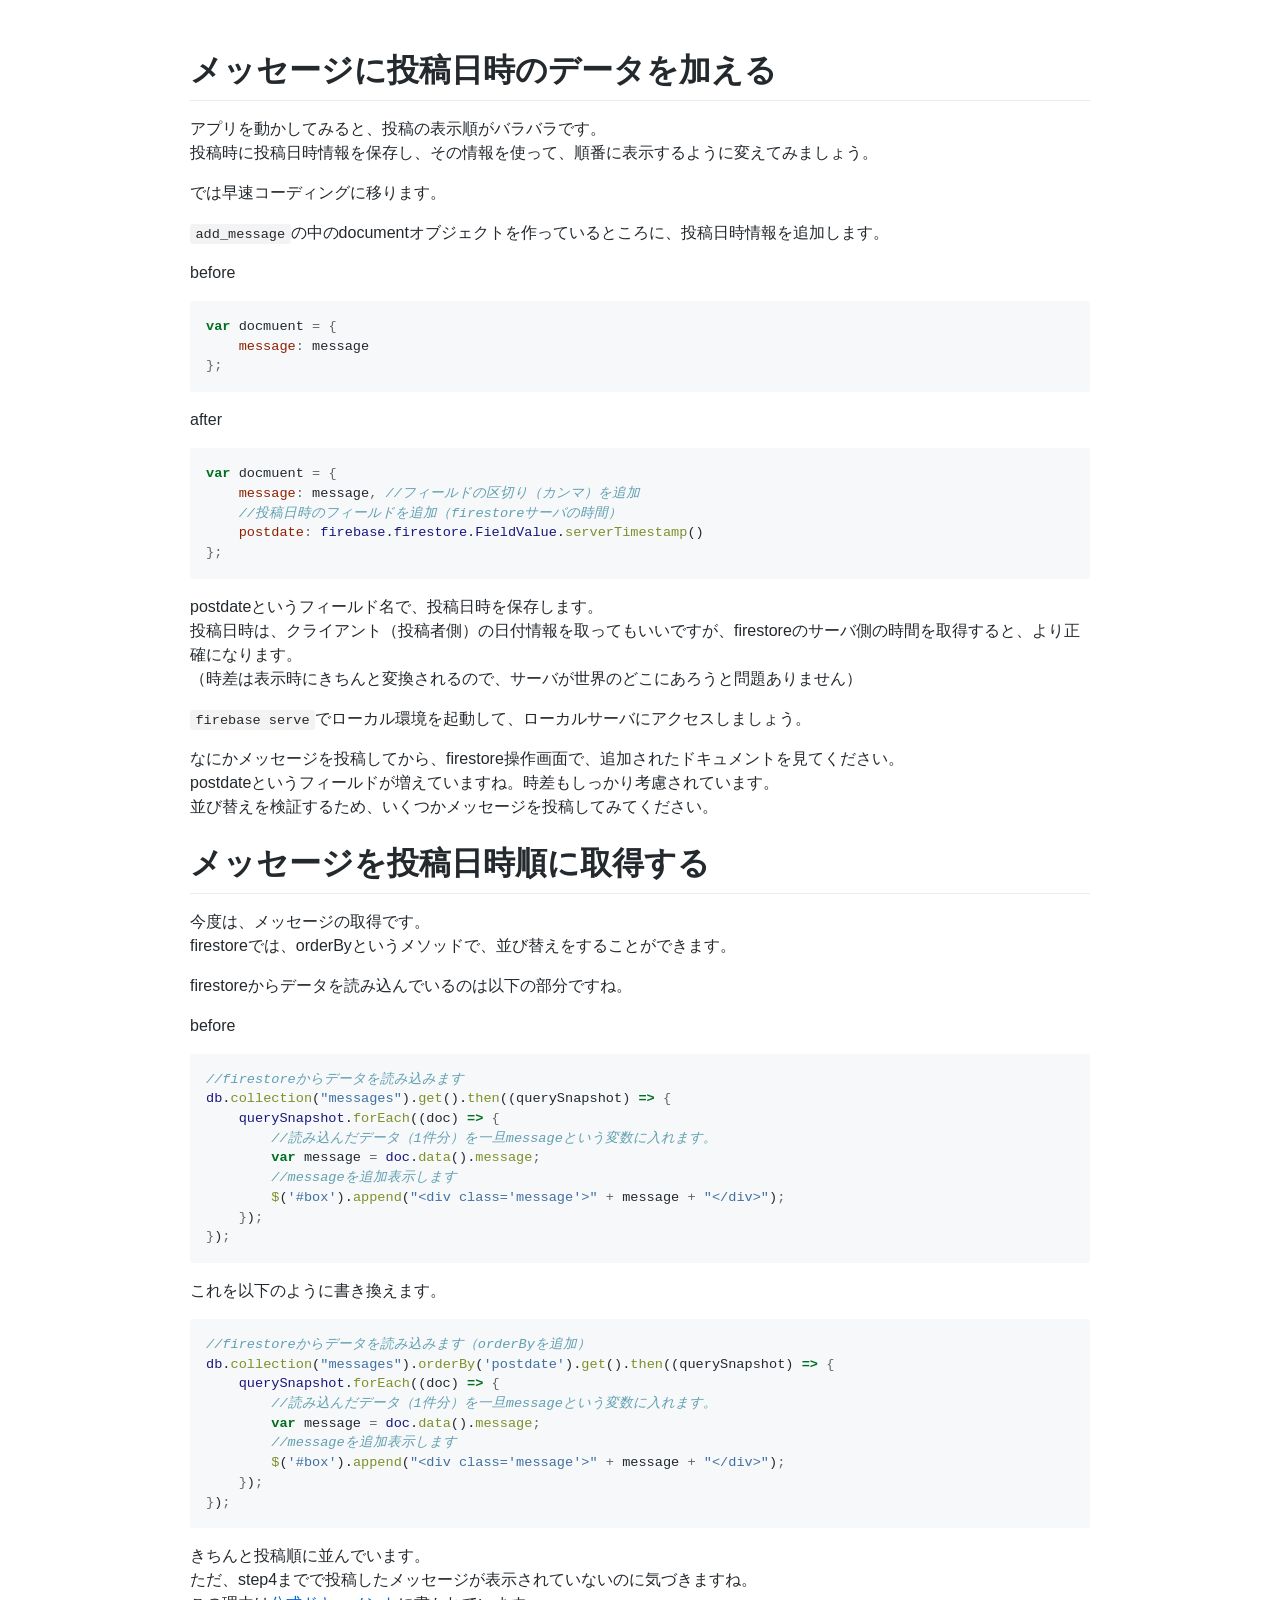
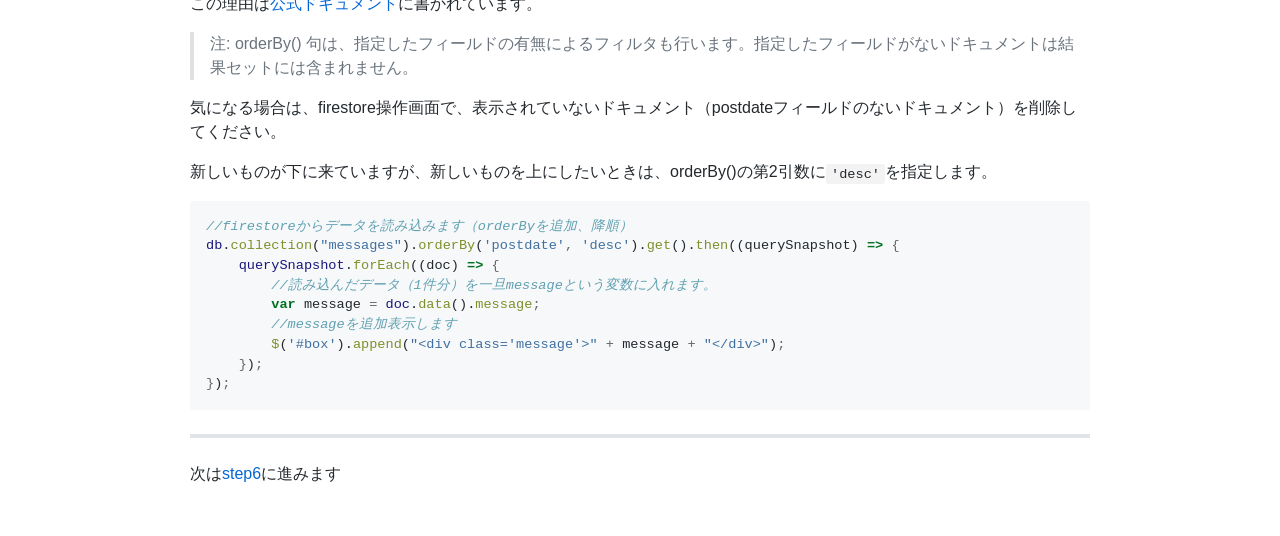
<file: text_html/step5.html>
<!DOCTYPE html>
<html xmlns="http://www.w3.org/1999/xhtml" lang="" xml:lang="">
<head>
  <meta charset="utf-8" />
  <meta name="generator" content="pandoc" />
  <meta name="viewport" content="width=device-width, initial-scale=1.0, user-scalable=yes" />
  <title>step5</title>
  <style>
      code{white-space: pre-wrap;}
      span.smallcaps{font-variant: small-caps;}
      span.underline{text-decoration: underline;}
      div.column{display: inline-block; vertical-align: top; width: 50%;}
  </style>
  <style>
code.sourceCode > span { display: inline-block; line-height: 1.25; }
code.sourceCode > span { color: inherit; text-decoration: inherit; }
code.sourceCode > span:empty { height: 1.2em; }
.sourceCode { overflow: visible; }
code.sourceCode { white-space: pre; position: relative; }
div.sourceCode { margin: 1em 0; }
pre.sourceCode { margin: 0; }
@media screen {
div.sourceCode { overflow: auto; }
}
@media print {
code.sourceCode { white-space: pre-wrap; }
code.sourceCode > span { text-indent: -5em; padding-left: 5em; }
}
pre.numberSource code
  { counter-reset: source-line 0; }
pre.numberSource code > span
  { position: relative; left: -4em; counter-increment: source-line; }
pre.numberSource code > span > a:first-child::before
  { content: counter(source-line);
    position: relative; left: -1em; text-align: right; vertical-align: baseline;
    border: none; display: inline-block;
    -webkit-touch-callout: none; -webkit-user-select: none;
    -khtml-user-select: none; -moz-user-select: none;
    -ms-user-select: none; user-select: none;
    padding: 0 4px; width: 4em;
    color: #aaaaaa;
  }
pre.numberSource { margin-left: 3em; border-left: 1px solid #aaaaaa;  padding-left: 4px; }
div.sourceCode
  {   }
@media screen {
code.sourceCode > span > a:first-child::before { text-decoration: underline; }
}
code span.al { color: #ff0000; font-weight: bold; } /* Alert */
code span.an { color: #60a0b0; font-weight: bold; font-style: italic; } /* Annotation */
code span.at { color: #7d9029; } /* Attribute */
code span.bn { color: #40a070; } /* BaseN */
code span.bu { } /* BuiltIn */
code span.cf { color: #007020; font-weight: bold; } /* ControlFlow */
code span.ch { color: #4070a0; } /* Char */
code span.cn { color: #880000; } /* Constant */
code span.co { color: #60a0b0; font-style: italic; } /* Comment */
code span.cv { color: #60a0b0; font-weight: bold; font-style: italic; } /* CommentVar */
code span.do { color: #ba2121; font-style: italic; } /* Documentation */
code span.dt { color: #902000; } /* DataType */
code span.dv { color: #40a070; } /* DecVal */
code span.er { color: #ff0000; font-weight: bold; } /* Error */
code span.ex { } /* Extension */
code span.fl { color: #40a070; } /* Float */
code span.fu { color: #06287e; } /* Function */
code span.im { } /* Import */
code span.in { color: #60a0b0; font-weight: bold; font-style: italic; } /* Information */
code span.kw { color: #007020; font-weight: bold; } /* Keyword */
code span.op { color: #666666; } /* Operator */
code span.ot { color: #007020; } /* Other */
code span.pp { color: #bc7a00; } /* Preprocessor */
code span.sc { color: #4070a0; } /* SpecialChar */
code span.ss { color: #bb6688; } /* SpecialString */
code span.st { color: #4070a0; } /* String */
code span.va { color: #19177c; } /* Variable */
code span.vs { color: #4070a0; } /* VerbatimString */
code span.wa { color: #60a0b0; font-weight: bold; font-style: italic; } /* Warning */
  </style>
  <link rel="stylesheet" href="github-markdown.css" />
  <!--[if lt IE 9]>
    <script src="//cdnjs.cloudflare.com/ajax/libs/html5shiv/3.7.3/html5shiv-printshiv.min.js"></script>
  <![endif]-->
</head>
<body>
<h1 id="メッセージに投稿日時のデータを加える">メッセージに投稿日時のデータを加える</h1>
<p>アプリを動かしてみると、投稿の表示順がバラバラです。<br />
投稿時に投稿日時情報を保存し、その情報を使って、順番に表示するように変えてみましょう。</p>
<p>では早速コーディングに移ります。</p>
<p><code>add_message</code>の中のdocumentオブジェクトを作っているところに、投稿日時情報を追加します。</p>
<p>before</p>
<div class="sourceCode" id="cb1"><pre class="sourceCode js"><code class="sourceCode javascript"><span id="cb1-1"><a href="#cb1-1"></a><span class="kw">var</span> docmuent <span class="op">=</span> <span class="op">{</span></span>
<span id="cb1-2"><a href="#cb1-2"></a>    <span class="dt">message</span><span class="op">:</span> message</span>
<span id="cb1-3"><a href="#cb1-3"></a><span class="op">};</span></span></code></pre></div>
<p>after</p>
<div class="sourceCode" id="cb2"><pre class="sourceCode js"><code class="sourceCode javascript"><span id="cb2-1"><a href="#cb2-1"></a><span class="kw">var</span> docmuent <span class="op">=</span> <span class="op">{</span></span>
<span id="cb2-2"><a href="#cb2-2"></a>    <span class="dt">message</span><span class="op">:</span> message<span class="op">,</span> <span class="co">//フィールドの区切り（カンマ）を追加</span></span>
<span id="cb2-3"><a href="#cb2-3"></a>    <span class="co">//投稿日時のフィールドを追加（firestoreサーバの時間）</span></span>
<span id="cb2-4"><a href="#cb2-4"></a>    <span class="dt">postdate</span><span class="op">:</span> <span class="va">firebase</span>.<span class="va">firestore</span>.<span class="va">FieldValue</span>.<span class="at">serverTimestamp</span>()</span>
<span id="cb2-5"><a href="#cb2-5"></a><span class="op">};</span></span></code></pre></div>
<p>postdateというフィールド名で、投稿日時を保存します。<br />
投稿日時は、クライアント（投稿者側）の日付情報を取ってもいいですが、firestoreのサーバ側の時間を取得すると、より正確になります。<br />
（時差は表示時にきちんと変換されるので、サーバが世界のどこにあろうと問題ありません）</p>
<p><code>firebase serve</code>でローカル環境を起動して、ローカルサーバにアクセスしましょう。</p>
<p>なにかメッセージを投稿してから、firestore操作画面で、追加されたドキュメントを見てください。<br />
postdateというフィールドが増えていますね。時差もしっかり考慮されています。<br />
並び替えを検証するため、いくつかメッセージを投稿してみてください。</p>
<h1 id="メッセージを投稿日時順に取得する">メッセージを投稿日時順に取得する</h1>
<p>今度は、メッセージの取得です。<br />
firestoreでは、orderByというメソッドで、並び替えをすることができます。</p>
<p>firestoreからデータを読み込んでいるのは以下の部分ですね。</p>
<p>before</p>
<div class="sourceCode" id="cb3"><pre class="sourceCode js"><code class="sourceCode javascript"><span id="cb3-1"><a href="#cb3-1"></a><span class="co">//firestoreからデータを読み込みます</span></span>
<span id="cb3-2"><a href="#cb3-2"></a><span class="va">db</span>.<span class="at">collection</span>(<span class="st">&quot;messages&quot;</span>).<span class="at">get</span>().<span class="at">then</span>((querySnapshot) <span class="kw">=&gt;</span> <span class="op">{</span></span>
<span id="cb3-3"><a href="#cb3-3"></a>    <span class="va">querySnapshot</span>.<span class="at">forEach</span>((doc) <span class="kw">=&gt;</span> <span class="op">{</span></span>
<span id="cb3-4"><a href="#cb3-4"></a>        <span class="co">//読み込んだデータ（1件分）を一旦messageという変数に入れます。</span></span>
<span id="cb3-5"><a href="#cb3-5"></a>        <span class="kw">var</span> message <span class="op">=</span> <span class="va">doc</span>.<span class="at">data</span>().<span class="at">message</span><span class="op">;</span></span>
<span id="cb3-6"><a href="#cb3-6"></a>        <span class="co">//messageを追加表示します</span></span>
<span id="cb3-7"><a href="#cb3-7"></a>        <span class="at">$</span>(<span class="st">&#39;#box&#39;</span>).<span class="at">append</span>(<span class="st">&quot;&lt;div class=&#39;message&#39;&gt;&quot;</span> <span class="op">+</span> message <span class="op">+</span> <span class="st">&quot;&lt;/div&gt;&quot;</span>)<span class="op">;</span></span>
<span id="cb3-8"><a href="#cb3-8"></a>    <span class="op">}</span>)<span class="op">;</span></span>
<span id="cb3-9"><a href="#cb3-9"></a><span class="op">}</span>)<span class="op">;</span></span></code></pre></div>
<p>これを以下のように書き換えます。</p>
<div class="sourceCode" id="cb4"><pre class="sourceCode js"><code class="sourceCode javascript"><span id="cb4-1"><a href="#cb4-1"></a><span class="co">//firestoreからデータを読み込みます（orderByを追加）</span></span>
<span id="cb4-2"><a href="#cb4-2"></a><span class="va">db</span>.<span class="at">collection</span>(<span class="st">&quot;messages&quot;</span>).<span class="at">orderBy</span>(<span class="st">&#39;postdate&#39;</span>).<span class="at">get</span>().<span class="at">then</span>((querySnapshot) <span class="kw">=&gt;</span> <span class="op">{</span></span>
<span id="cb4-3"><a href="#cb4-3"></a>    <span class="va">querySnapshot</span>.<span class="at">forEach</span>((doc) <span class="kw">=&gt;</span> <span class="op">{</span></span>
<span id="cb4-4"><a href="#cb4-4"></a>        <span class="co">//読み込んだデータ（1件分）を一旦messageという変数に入れます。</span></span>
<span id="cb4-5"><a href="#cb4-5"></a>        <span class="kw">var</span> message <span class="op">=</span> <span class="va">doc</span>.<span class="at">data</span>().<span class="at">message</span><span class="op">;</span></span>
<span id="cb4-6"><a href="#cb4-6"></a>        <span class="co">//messageを追加表示します</span></span>
<span id="cb4-7"><a href="#cb4-7"></a>        <span class="at">$</span>(<span class="st">&#39;#box&#39;</span>).<span class="at">append</span>(<span class="st">&quot;&lt;div class=&#39;message&#39;&gt;&quot;</span> <span class="op">+</span> message <span class="op">+</span> <span class="st">&quot;&lt;/div&gt;&quot;</span>)<span class="op">;</span></span>
<span id="cb4-8"><a href="#cb4-8"></a>    <span class="op">}</span>)<span class="op">;</span></span>
<span id="cb4-9"><a href="#cb4-9"></a><span class="op">}</span>)<span class="op">;</span></span></code></pre></div>
<p>きちんと投稿順に並んでいます。<br />
ただ、step4までで投稿したメッセージが表示されていないのに気づきますね。<br />
この理由は<a href="https://firebase.google.com/docs/firestore/query-data/order-limit-data?authuser=0">公式ドキュメント</a>に書かれています。</p>
<blockquote>
<p>注: orderBy() 句は、指定したフィールドの有無によるフィルタも行います。指定したフィールドがないドキュメントは結果セットには含まれません。</p>
</blockquote>
<p>気になる場合は、firestore操作画面で、表示されていないドキュメント（postdateフィールドのないドキュメント）を削除してください。</p>
<p>新しいものが下に来ていますが、新しいものを上にしたいときは、orderBy()の第2引数に<code>'desc'</code>を指定します。</p>
<div class="sourceCode" id="cb5"><pre class="sourceCode js"><code class="sourceCode javascript"><span id="cb5-1"><a href="#cb5-1"></a><span class="co">//firestoreからデータを読み込みます（orderByを追加、降順）</span></span>
<span id="cb5-2"><a href="#cb5-2"></a><span class="va">db</span>.<span class="at">collection</span>(<span class="st">&quot;messages&quot;</span>).<span class="at">orderBy</span>(<span class="st">&#39;postdate&#39;</span><span class="op">,</span> <span class="st">&#39;desc&#39;</span>).<span class="at">get</span>().<span class="at">then</span>((querySnapshot) <span class="kw">=&gt;</span> <span class="op">{</span></span>
<span id="cb5-3"><a href="#cb5-3"></a>    <span class="va">querySnapshot</span>.<span class="at">forEach</span>((doc) <span class="kw">=&gt;</span> <span class="op">{</span></span>
<span id="cb5-4"><a href="#cb5-4"></a>        <span class="co">//読み込んだデータ（1件分）を一旦messageという変数に入れます。</span></span>
<span id="cb5-5"><a href="#cb5-5"></a>        <span class="kw">var</span> message <span class="op">=</span> <span class="va">doc</span>.<span class="at">data</span>().<span class="at">message</span><span class="op">;</span></span>
<span id="cb5-6"><a href="#cb5-6"></a>        <span class="co">//messageを追加表示します</span></span>
<span id="cb5-7"><a href="#cb5-7"></a>        <span class="at">$</span>(<span class="st">&#39;#box&#39;</span>).<span class="at">append</span>(<span class="st">&quot;&lt;div class=&#39;message&#39;&gt;&quot;</span> <span class="op">+</span> message <span class="op">+</span> <span class="st">&quot;&lt;/div&gt;&quot;</span>)<span class="op">;</span></span>
<span id="cb5-8"><a href="#cb5-8"></a>    <span class="op">}</span>)<span class="op">;</span></span>
<span id="cb5-9"><a href="#cb5-9"></a><span class="op">}</span>)<span class="op">;</span></span></code></pre></div>
<hr />
<p>次は<a href="./step6.html">step6</a>に進みます</p>
</body>
</html>
</file>
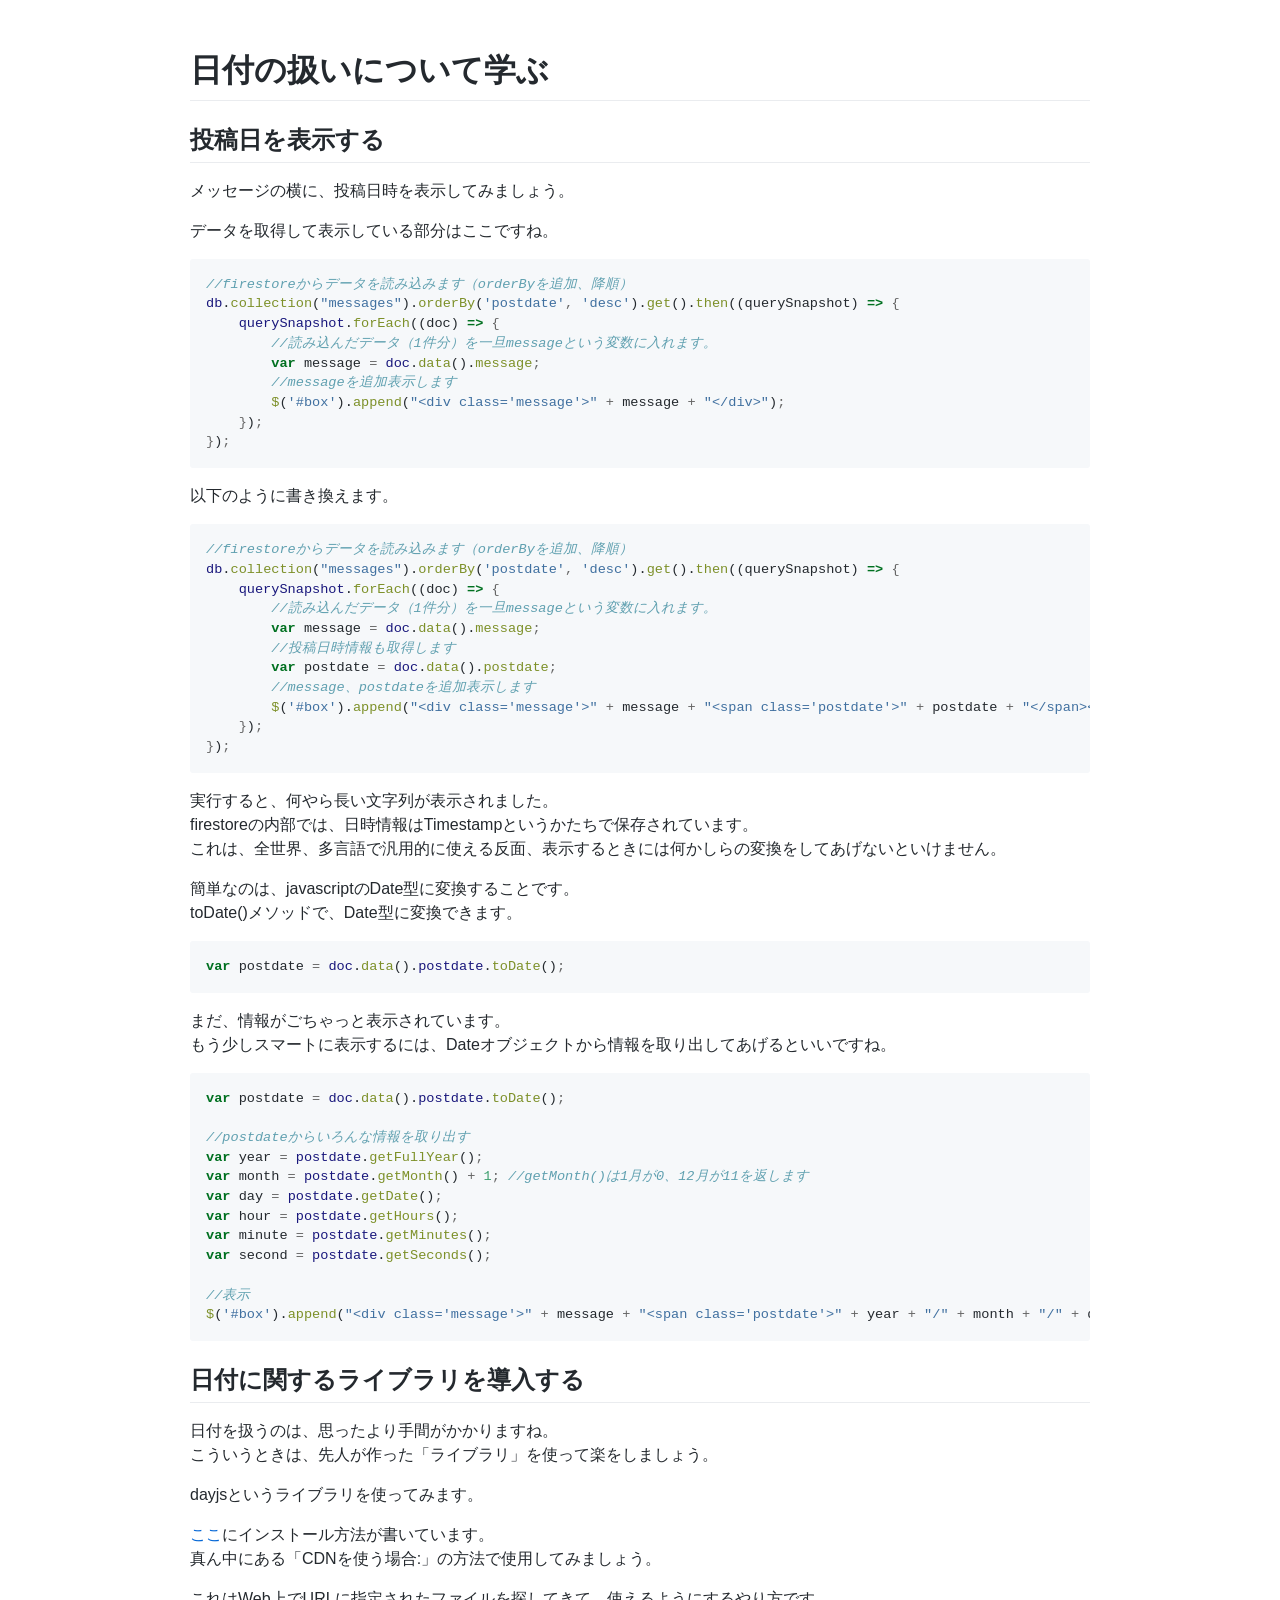
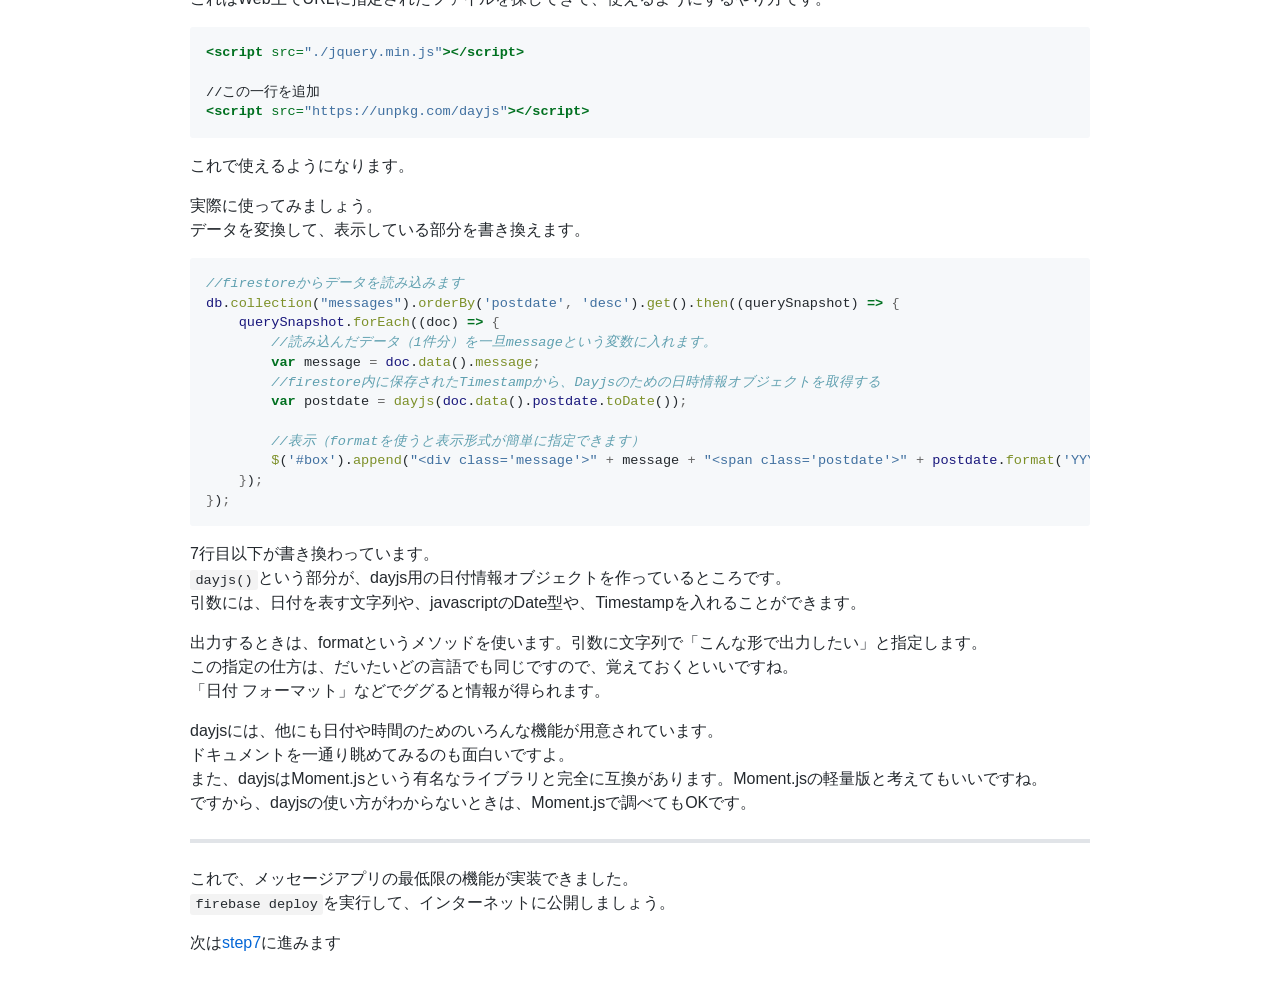
<file: text_html/step6.html>
<!DOCTYPE html>
<html xmlns="http://www.w3.org/1999/xhtml" lang="" xml:lang="">
<head>
  <meta charset="utf-8" />
  <meta name="generator" content="pandoc" />
  <meta name="viewport" content="width=device-width, initial-scale=1.0, user-scalable=yes" />
  <title>step6</title>
  <style>
      code{white-space: pre-wrap;}
      span.smallcaps{font-variant: small-caps;}
      span.underline{text-decoration: underline;}
      div.column{display: inline-block; vertical-align: top; width: 50%;}
  </style>
  <style>
code.sourceCode > span { display: inline-block; line-height: 1.25; }
code.sourceCode > span { color: inherit; text-decoration: inherit; }
code.sourceCode > span:empty { height: 1.2em; }
.sourceCode { overflow: visible; }
code.sourceCode { white-space: pre; position: relative; }
div.sourceCode { margin: 1em 0; }
pre.sourceCode { margin: 0; }
@media screen {
div.sourceCode { overflow: auto; }
}
@media print {
code.sourceCode { white-space: pre-wrap; }
code.sourceCode > span { text-indent: -5em; padding-left: 5em; }
}
pre.numberSource code
  { counter-reset: source-line 0; }
pre.numberSource code > span
  { position: relative; left: -4em; counter-increment: source-line; }
pre.numberSource code > span > a:first-child::before
  { content: counter(source-line);
    position: relative; left: -1em; text-align: right; vertical-align: baseline;
    border: none; display: inline-block;
    -webkit-touch-callout: none; -webkit-user-select: none;
    -khtml-user-select: none; -moz-user-select: none;
    -ms-user-select: none; user-select: none;
    padding: 0 4px; width: 4em;
    color: #aaaaaa;
  }
pre.numberSource { margin-left: 3em; border-left: 1px solid #aaaaaa;  padding-left: 4px; }
div.sourceCode
  {   }
@media screen {
code.sourceCode > span > a:first-child::before { text-decoration: underline; }
}
code span.al { color: #ff0000; font-weight: bold; } /* Alert */
code span.an { color: #60a0b0; font-weight: bold; font-style: italic; } /* Annotation */
code span.at { color: #7d9029; } /* Attribute */
code span.bn { color: #40a070; } /* BaseN */
code span.bu { } /* BuiltIn */
code span.cf { color: #007020; font-weight: bold; } /* ControlFlow */
code span.ch { color: #4070a0; } /* Char */
code span.cn { color: #880000; } /* Constant */
code span.co { color: #60a0b0; font-style: italic; } /* Comment */
code span.cv { color: #60a0b0; font-weight: bold; font-style: italic; } /* CommentVar */
code span.do { color: #ba2121; font-style: italic; } /* Documentation */
code span.dt { color: #902000; } /* DataType */
code span.dv { color: #40a070; } /* DecVal */
code span.er { color: #ff0000; font-weight: bold; } /* Error */
code span.ex { } /* Extension */
code span.fl { color: #40a070; } /* Float */
code span.fu { color: #06287e; } /* Function */
code span.im { } /* Import */
code span.in { color: #60a0b0; font-weight: bold; font-style: italic; } /* Information */
code span.kw { color: #007020; font-weight: bold; } /* Keyword */
code span.op { color: #666666; } /* Operator */
code span.ot { color: #007020; } /* Other */
code span.pp { color: #bc7a00; } /* Preprocessor */
code span.sc { color: #4070a0; } /* SpecialChar */
code span.ss { color: #bb6688; } /* SpecialString */
code span.st { color: #4070a0; } /* String */
code span.va { color: #19177c; } /* Variable */
code span.vs { color: #4070a0; } /* VerbatimString */
code span.wa { color: #60a0b0; font-weight: bold; font-style: italic; } /* Warning */
  </style>
  <link rel="stylesheet" href="github-markdown.css" />
  <!--[if lt IE 9]>
    <script src="//cdnjs.cloudflare.com/ajax/libs/html5shiv/3.7.3/html5shiv-printshiv.min.js"></script>
  <![endif]-->
</head>
<body>
<h1 id="日付の扱いについて学ぶ">日付の扱いについて学ぶ</h1>
<h2 id="投稿日を表示する">投稿日を表示する</h2>
<p>メッセージの横に、投稿日時を表示してみましょう。</p>
<p>データを取得して表示している部分はここですね。</p>
<div class="sourceCode" id="cb1"><pre class="sourceCode js"><code class="sourceCode javascript"><span id="cb1-1"><a href="#cb1-1"></a><span class="co">//firestoreからデータを読み込みます（orderByを追加、降順）</span></span>
<span id="cb1-2"><a href="#cb1-2"></a><span class="va">db</span>.<span class="at">collection</span>(<span class="st">&quot;messages&quot;</span>).<span class="at">orderBy</span>(<span class="st">&#39;postdate&#39;</span><span class="op">,</span> <span class="st">&#39;desc&#39;</span>).<span class="at">get</span>().<span class="at">then</span>((querySnapshot) <span class="kw">=&gt;</span> <span class="op">{</span></span>
<span id="cb1-3"><a href="#cb1-3"></a>    <span class="va">querySnapshot</span>.<span class="at">forEach</span>((doc) <span class="kw">=&gt;</span> <span class="op">{</span></span>
<span id="cb1-4"><a href="#cb1-4"></a>        <span class="co">//読み込んだデータ（1件分）を一旦messageという変数に入れます。</span></span>
<span id="cb1-5"><a href="#cb1-5"></a>        <span class="kw">var</span> message <span class="op">=</span> <span class="va">doc</span>.<span class="at">data</span>().<span class="at">message</span><span class="op">;</span></span>
<span id="cb1-6"><a href="#cb1-6"></a>        <span class="co">//messageを追加表示します</span></span>
<span id="cb1-7"><a href="#cb1-7"></a>        <span class="at">$</span>(<span class="st">&#39;#box&#39;</span>).<span class="at">append</span>(<span class="st">&quot;&lt;div class=&#39;message&#39;&gt;&quot;</span> <span class="op">+</span> message <span class="op">+</span> <span class="st">&quot;&lt;/div&gt;&quot;</span>)<span class="op">;</span></span>
<span id="cb1-8"><a href="#cb1-8"></a>    <span class="op">}</span>)<span class="op">;</span></span>
<span id="cb1-9"><a href="#cb1-9"></a><span class="op">}</span>)<span class="op">;</span></span></code></pre></div>
<p>以下のように書き換えます。</p>
<div class="sourceCode" id="cb2"><pre class="sourceCode js"><code class="sourceCode javascript"><span id="cb2-1"><a href="#cb2-1"></a><span class="co">//firestoreからデータを読み込みます（orderByを追加、降順）</span></span>
<span id="cb2-2"><a href="#cb2-2"></a><span class="va">db</span>.<span class="at">collection</span>(<span class="st">&quot;messages&quot;</span>).<span class="at">orderBy</span>(<span class="st">&#39;postdate&#39;</span><span class="op">,</span> <span class="st">&#39;desc&#39;</span>).<span class="at">get</span>().<span class="at">then</span>((querySnapshot) <span class="kw">=&gt;</span> <span class="op">{</span></span>
<span id="cb2-3"><a href="#cb2-3"></a>    <span class="va">querySnapshot</span>.<span class="at">forEach</span>((doc) <span class="kw">=&gt;</span> <span class="op">{</span></span>
<span id="cb2-4"><a href="#cb2-4"></a>        <span class="co">//読み込んだデータ（1件分）を一旦messageという変数に入れます。</span></span>
<span id="cb2-5"><a href="#cb2-5"></a>        <span class="kw">var</span> message <span class="op">=</span> <span class="va">doc</span>.<span class="at">data</span>().<span class="at">message</span><span class="op">;</span></span>
<span id="cb2-6"><a href="#cb2-6"></a>        <span class="co">//投稿日時情報も取得します</span></span>
<span id="cb2-7"><a href="#cb2-7"></a>        <span class="kw">var</span> postdate <span class="op">=</span> <span class="va">doc</span>.<span class="at">data</span>().<span class="at">postdate</span><span class="op">;</span></span>
<span id="cb2-8"><a href="#cb2-8"></a>        <span class="co">//message、postdateを追加表示します</span></span>
<span id="cb2-9"><a href="#cb2-9"></a>        <span class="at">$</span>(<span class="st">&#39;#box&#39;</span>).<span class="at">append</span>(<span class="st">&quot;&lt;div class=&#39;message&#39;&gt;&quot;</span> <span class="op">+</span> message <span class="op">+</span> <span class="st">&quot;&lt;span class=&#39;postdate&#39;&gt;&quot;</span> <span class="op">+</span> postdate <span class="op">+</span> <span class="st">&quot;&lt;/span&gt;&lt;/div&gt;&quot;</span>)<span class="op">;</span></span>
<span id="cb2-10"><a href="#cb2-10"></a>    <span class="op">}</span>)<span class="op">;</span></span>
<span id="cb2-11"><a href="#cb2-11"></a><span class="op">}</span>)<span class="op">;</span></span></code></pre></div>
<p>実行すると、何やら長い文字列が表示されました。<br />
firestoreの内部では、日時情報はTimestampというかたちで保存されています。<br />
これは、全世界、多言語で汎用的に使える反面、表示するときには何かしらの変換をしてあげないといけません。</p>
<p>簡単なのは、javascriptのDate型に変換することです。<br />
toDate()メソッドで、Date型に変換できます。</p>
<div class="sourceCode" id="cb3"><pre class="sourceCode js"><code class="sourceCode javascript"><span id="cb3-1"><a href="#cb3-1"></a><span class="kw">var</span> postdate <span class="op">=</span> <span class="va">doc</span>.<span class="at">data</span>().<span class="va">postdate</span>.<span class="at">toDate</span>()<span class="op">;</span></span></code></pre></div>
<p>まだ、情報がごちゃっと表示されています。<br />
もう少しスマートに表示するには、Dateオブジェクトから情報を取り出してあげるといいですね。</p>
<div class="sourceCode" id="cb4"><pre class="sourceCode js"><code class="sourceCode javascript"><span id="cb4-1"><a href="#cb4-1"></a><span class="kw">var</span> postdate <span class="op">=</span> <span class="va">doc</span>.<span class="at">data</span>().<span class="va">postdate</span>.<span class="at">toDate</span>()<span class="op">;</span></span>
<span id="cb4-2"><a href="#cb4-2"></a></span>
<span id="cb4-3"><a href="#cb4-3"></a><span class="co">//postdateからいろんな情報を取り出す</span></span>
<span id="cb4-4"><a href="#cb4-4"></a><span class="kw">var</span> year <span class="op">=</span> <span class="va">postdate</span>.<span class="at">getFullYear</span>()<span class="op">;</span></span>
<span id="cb4-5"><a href="#cb4-5"></a><span class="kw">var</span> month <span class="op">=</span> <span class="va">postdate</span>.<span class="at">getMonth</span>() <span class="op">+</span> <span class="dv">1</span><span class="op">;</span> <span class="co">//getMonth()は1月が0、12月が11を返します</span></span>
<span id="cb4-6"><a href="#cb4-6"></a><span class="kw">var</span> day <span class="op">=</span> <span class="va">postdate</span>.<span class="at">getDate</span>()<span class="op">;</span></span>
<span id="cb4-7"><a href="#cb4-7"></a><span class="kw">var</span> hour <span class="op">=</span> <span class="va">postdate</span>.<span class="at">getHours</span>()<span class="op">;</span></span>
<span id="cb4-8"><a href="#cb4-8"></a><span class="kw">var</span> minute <span class="op">=</span> <span class="va">postdate</span>.<span class="at">getMinutes</span>()<span class="op">;</span></span>
<span id="cb4-9"><a href="#cb4-9"></a><span class="kw">var</span> second <span class="op">=</span> <span class="va">postdate</span>.<span class="at">getSeconds</span>()<span class="op">;</span></span>
<span id="cb4-10"><a href="#cb4-10"></a></span>
<span id="cb4-11"><a href="#cb4-11"></a><span class="co">//表示</span></span>
<span id="cb4-12"><a href="#cb4-12"></a><span class="at">$</span>(<span class="st">&#39;#box&#39;</span>).<span class="at">append</span>(<span class="st">&quot;&lt;div class=&#39;message&#39;&gt;&quot;</span> <span class="op">+</span> message <span class="op">+</span> <span class="st">&quot;&lt;span class=&#39;postdate&#39;&gt;&quot;</span> <span class="op">+</span> year <span class="op">+</span> <span class="st">&quot;/&quot;</span> <span class="op">+</span> month <span class="op">+</span> <span class="st">&quot;/&quot;</span> <span class="op">+</span> day <span class="op">+</span> <span class="st">&quot; &quot;</span> <span class="op">+</span> hour <span class="op">+</span> <span class="st">&quot;:&quot;</span> <span class="op">+</span> minute <span class="op">+</span> <span class="st">&quot;:&quot;</span> <span class="op">+</span> second <span class="op">+</span> <span class="st">&quot;&lt;/span&gt;&lt;/div&gt;&quot;</span>)<span class="op">;</span></span></code></pre></div>
<h2 id="日付に関するライブラリを導入する">日付に関するライブラリを導入する</h2>
<p>日付を扱うのは、思ったより手間がかかりますね。<br />
こういうときは、先人が作った「ライブラリ」を使って楽をしましょう。</p>
<p>dayjsというライブラリを使ってみます。</p>
<p><a href="https://github.com/iamkun/dayjs/blob/master/docs/ja/Installation.md">ここ</a>にインストール方法が書いています。<br />
真ん中にある「CDNを使う場合:」の方法で使用してみましょう。</p>
<p>これはWeb上でURLに指定されたファイルを探してきて、使えるようにするやり方です。</p>
<div class="sourceCode" id="cb5"><pre class="sourceCode html"><code class="sourceCode html"><span id="cb5-1"><a href="#cb5-1"></a><span class="kw">&lt;script</span><span class="ot"> src=</span><span class="st">&quot;./jquery.min.js&quot;</span><span class="kw">&gt;&lt;/script&gt;</span></span>
<span id="cb5-2"><a href="#cb5-2"></a></span>
<span id="cb5-3"><a href="#cb5-3"></a>//この一行を追加</span>
<span id="cb5-4"><a href="#cb5-4"></a><span class="kw">&lt;script</span><span class="ot"> src=</span><span class="st">&quot;https://unpkg.com/dayjs&quot;</span><span class="kw">&gt;&lt;/script&gt;</span></span></code></pre></div>
<p>これで使えるようになります。</p>
<p>実際に使ってみましょう。<br />
データを変換して、表示している部分を書き換えます。</p>
<div class="sourceCode" id="cb6"><pre class="sourceCode js"><code class="sourceCode javascript"><span id="cb6-1"><a href="#cb6-1"></a><span class="co">//firestoreからデータを読み込みます</span></span>
<span id="cb6-2"><a href="#cb6-2"></a><span class="va">db</span>.<span class="at">collection</span>(<span class="st">&quot;messages&quot;</span>).<span class="at">orderBy</span>(<span class="st">&#39;postdate&#39;</span><span class="op">,</span> <span class="st">&#39;desc&#39;</span>).<span class="at">get</span>().<span class="at">then</span>((querySnapshot) <span class="kw">=&gt;</span> <span class="op">{</span></span>
<span id="cb6-3"><a href="#cb6-3"></a>    <span class="va">querySnapshot</span>.<span class="at">forEach</span>((doc) <span class="kw">=&gt;</span> <span class="op">{</span></span>
<span id="cb6-4"><a href="#cb6-4"></a>        <span class="co">//読み込んだデータ（1件分）を一旦messageという変数に入れます。</span></span>
<span id="cb6-5"><a href="#cb6-5"></a>        <span class="kw">var</span> message <span class="op">=</span> <span class="va">doc</span>.<span class="at">data</span>().<span class="at">message</span><span class="op">;</span></span>
<span id="cb6-6"><a href="#cb6-6"></a>        <span class="co">//firestore内に保存されたTimestampから、Dayjsのための日時情報オブジェクトを取得する</span></span>
<span id="cb6-7"><a href="#cb6-7"></a>        <span class="kw">var</span> postdate <span class="op">=</span> <span class="at">dayjs</span>(<span class="va">doc</span>.<span class="at">data</span>().<span class="va">postdate</span>.<span class="at">toDate</span>())<span class="op">;</span></span>
<span id="cb6-8"><a href="#cb6-8"></a></span>
<span id="cb6-9"><a href="#cb6-9"></a>        <span class="co">//表示（formatを使うと表示形式が簡単に指定できます）</span></span>
<span id="cb6-10"><a href="#cb6-10"></a>        <span class="at">$</span>(<span class="st">&#39;#box&#39;</span>).<span class="at">append</span>(<span class="st">&quot;&lt;div class=&#39;message&#39;&gt;&quot;</span> <span class="op">+</span> message <span class="op">+</span> <span class="st">&quot;&lt;span class=&#39;postdate&#39;&gt;&quot;</span> <span class="op">+</span> <span class="va">postdate</span>.<span class="at">format</span>(<span class="st">&#39;YYYY/MM/DD HH:mm:ss&#39;</span>) <span class="op">+</span> <span class="st">&quot;&lt;/span&gt;&lt;/div&gt;&quot;</span>)<span class="op">;</span></span>
<span id="cb6-11"><a href="#cb6-11"></a>    <span class="op">}</span>)<span class="op">;</span></span>
<span id="cb6-12"><a href="#cb6-12"></a><span class="op">}</span>)<span class="op">;</span></span></code></pre></div>
<p>7行目以下が書き換わっています。<br />
<code>dayjs()</code>という部分が、dayjs用の日付情報オブジェクトを作っているところです。<br />
引数には、日付を表す文字列や、javascriptのDate型や、Timestampを入れることができます。</p>
<p>出力するときは、formatというメソッドを使います。引数に文字列で「こんな形で出力したい」と指定します。<br />
この指定の仕方は、だいたいどの言語でも同じですので、覚えておくといいですね。<br />
「日付 フォーマット」などでググると情報が得られます。</p>
<p>dayjsには、他にも日付や時間のためのいろんな機能が用意されています。<br />
ドキュメントを一通り眺めてみるのも面白いですよ。<br />
また、dayjsはMoment.jsという有名なライブラリと完全に互換があります。Moment.jsの軽量版と考えてもいいですね。<br />
ですから、dayjsの使い方がわからないときは、Moment.jsで調べてもOKです。</p>
<hr />
<p>これで、メッセージアプリの最低限の機能が実装できました。<br />
<code>firebase deploy</code>を実行して、インターネットに公開しましょう。</p>
<p>次は<a href="./step7.html">step7</a>に進みます</p>
</body>
</html>
</file>
<file: text_html/github-markdown.css>
@font-face {
  font-family: octicons-link;
  src: url([data-uri]) format('woff');
}

body {
  width: 900px;
  margin: 50px auto;
}

body .octicon {
  display: inline-block;
  fill: currentColor;
  vertical-align: text-bottom;
}

body .anchor {
  float: left;
  line-height: 1;
  margin-left: -20px;
  padding-right: 4px;
}

body .anchor:focus {
  outline: none;
}

body h1 .octicon-link,
body h2 .octicon-link,
body h3 .octicon-link,
body h4 .octicon-link,
body h5 .octicon-link,
body h6 .octicon-link {
  color: #1b1f23;
  vertical-align: middle;
  visibility: hidden;
}

body h1:hover .anchor,
body h2:hover .anchor,
body h3:hover .anchor,
body h4:hover .anchor,
body h5:hover .anchor,
body h6:hover .anchor {
  text-decoration: none;
}

body h1:hover .anchor .octicon-link,
body h2:hover .anchor .octicon-link,
body h3:hover .anchor .octicon-link,
body h4:hover .anchor .octicon-link,
body h5:hover .anchor .octicon-link,
body h6:hover .anchor .octicon-link {
  visibility: visible;
}

body {
  -ms-text-size-adjust: 100%;
  -webkit-text-size-adjust: 100%;
  color: #24292e;
  line-height: 1.5;
  font-family: -apple-system,BlinkMacSystemFont,Segoe UI,Helvetica,Arial,sans-serif,Apple Color Emoji,Segoe UI Emoji,Segoe UI Symbol;
  font-size: 16px;
  line-height: 1.5;
  word-wrap: break-word;
}

body .pl-c {
  color: #6a737d;
}

body .pl-c1,
body .pl-s .pl-v {
  color: #005cc5;
}

body .pl-e,
body .pl-en {
  color: #6f42c1;
}

body .pl-s .pl-s1,
body .pl-smi {
  color: #24292e;
}

body .pl-ent {
  color: #22863a;
}

body .pl-k {
  color: #d73a49;
}

body .pl-pds,
body .pl-s,
body .pl-s .pl-pse .pl-s1,
body .pl-sr,
body .pl-sr .pl-cce,
body .pl-sr .pl-sra,
body .pl-sr .pl-sre {
  color: #032f62;
}

body .pl-smw,
body .pl-v {
  color: #e36209;
}

body .pl-bu {
  color: #b31d28;
}

body .pl-ii {
  background-color: #b31d28;
  color: #fafbfc;
}

body .pl-c2 {
  background-color: #d73a49;
  color: #fafbfc;
}

body .pl-c2:before {
  content: "^M";
}

body .pl-sr .pl-cce {
  color: #22863a;
  font-weight: 700;
}

body .pl-ml {
  color: #735c0f;
}

body .pl-mh,
body .pl-mh .pl-en,
body .pl-ms {
  color: #005cc5;
  font-weight: 700;
}

body .pl-mi {
  color: #24292e;
  font-style: italic;
}

body .pl-mb {
  color: #24292e;
  font-weight: 700;
}

body .pl-md {
  background-color: #ffeef0;
  color: #b31d28;
}

body .pl-mi1 {
  background-color: #f0fff4;
  color: #22863a;
}

body .pl-mc {
  background-color: #ffebda;
  color: #e36209;
}

body .pl-mi2 {
  background-color: #005cc5;
  color: #f6f8fa;
}

body .pl-mdr {
  color: #6f42c1;
  font-weight: 700;
}

body .pl-ba {
  color: #586069;
}

body .pl-sg {
  color: #959da5;
}

body .pl-corl {
  color: #032f62;
  text-decoration: underline;
}

body details {
  display: block;
}

body summary {
  display: list-item;
}

body a {
  background-color: transparent;
}

body a:active,
body a:hover {
  outline-width: 0;
}

body strong {
  font-weight: inherit;
  font-weight: bolder;
}

body h1 {
  font-size: 2em;
  margin: .67em 0;
}

body img {
  border-style: none;
}

body code,
body kbd,
body pre {
  font-family: monospace,monospace;
  font-size: 1em;
}

body hr {
  box-sizing: content-box;
  height: 0;
  overflow: visible;
}

body input {
  font: inherit;
  margin: 0;
}

body input {
  overflow: visible;
}

body [type=checkbox] {
  box-sizing: border-box;
  padding: 0;
}

body * {
  box-sizing: border-box;
}

body input {
  font-family: inherit;
  font-size: inherit;
  line-height: inherit;
}

body a {
  color: #0366d6;
  text-decoration: none;
}

body a:hover {
  text-decoration: underline;
}

body strong {
  font-weight: 600;
}

body hr {
  background: transparent;
  border: 0;
  border-bottom: 1px solid #dfe2e5;
  height: 0;
  margin: 15px 0;
  overflow: hidden;
}

body hr:before {
  content: "";
  display: table;
}

body hr:after {
  clear: both;
  content: "";
  display: table;
}

body table {
  border-collapse: collapse;
  border-spacing: 0;
}

body td,
body th {
  padding: 0;
}

body details summary {
  cursor: pointer;
}

body h1,
body h2,
body h3,
body h4,
body h5,
body h6 {
  margin-bottom: 0;
  margin-top: 0;
}

body h1 {
  font-size: 32px;
}

body h1,
body h2 {
  font-weight: 600;
}

body h2 {
  font-size: 24px;
}

body h3 {
  font-size: 20px;
}

body h3,
body h4 {
  font-weight: 600;
}

body h4 {
  font-size: 16px;
}

body h5 {
  font-size: 14px;
}

body h5,
body h6 {
  font-weight: 600;
}

body h6 {
  font-size: 12px;
}

body p {
  margin-bottom: 10px;
  margin-top: 0;
}

body blockquote {
  margin: 0;
}

body ol,
body ul {
  margin-bottom: 0;
  margin-top: 0;
  padding-left: 0;
}

body ol ol,
body ul ol {
  list-style-type: lower-roman;
}

body ol ol ol,
body ol ul ol,
body ul ol ol,
body ul ul ol {
  list-style-type: lower-alpha;
}

body dd {
  margin-left: 0;
}

body code,
body pre {
  font-family: SFMono-Regular,Consolas,Liberation Mono,Menlo,Courier,monospace;
  font-size: 12px;
}

body pre {
  margin-bottom: 0;
  margin-top: 0;
}

body input::-webkit-inner-spin-button,
body input::-webkit-outer-spin-button {
  -webkit-appearance: none;
  appearance: none;
  margin: 0;
}

body .border {
  border: 1px solid #e1e4e8!important;
}

body .border-0 {
  border: 0!important;
}

body .border-bottom {
  border-bottom: 1px solid #e1e4e8!important;
}

body .rounded-1 {
  border-radius: 3px!important;
}

body .bg-white {
  background-color: #fff!important;
}

body .bg-gray-light {
  background-color: #fafbfc!important;
}

body .text-gray-light {
  color: #6a737d!important;
}

body .mb-0 {
  margin-bottom: 0!important;
}

body .my-2 {
  margin-bottom: 8px!important;
  margin-top: 8px!important;
}

body .pl-0 {
  padding-left: 0!important;
}

body .py-0 {
  padding-bottom: 0!important;
  padding-top: 0!important;
}

body .pl-1 {
  padding-left: 4px!important;
}

body .pl-2 {
  padding-left: 8px!important;
}

body .py-2 {
  padding-bottom: 8px!important;
  padding-top: 8px!important;
}

body .pl-3,
body .px-3 {
  padding-left: 16px!important;
}

body .px-3 {
  padding-right: 16px!important;
}

body .pl-4 {
  padding-left: 24px!important;
}

body .pl-5 {
  padding-left: 32px!important;
}

body .pl-6 {
  padding-left: 40px!important;
}

body .f6 {
  font-size: 12px!important;
}

body .lh-condensed {
  line-height: 1.25!important;
}

body .text-bold {
  font-weight: 600!important;
}

body:before {
  content: "";
  display: table;
}

body:after {
  clear: both;
  content: "";
  display: table;
}

body>:first-child {
  margin-top: 0!important;
}

body>:last-child {
  margin-bottom: 0!important;
}

body a:not([href]) {
  color: inherit;
  text-decoration: none;
}

body blockquote,
body dl,
body ol,
body p,
body pre,
body table,
body ul {
  margin-bottom: 16px;
  margin-top: 0;
}

body hr {
  background-color: #e1e4e8;
  border: 0;
  height: .25em;
  margin: 24px 0;
  padding: 0;
}

body blockquote {
  border-left: .25em solid #dfe2e5;
  color: #6a737d;
  padding: 0 1em;
}

body blockquote>:first-child {
  margin-top: 0;
}

body blockquote>:last-child {
  margin-bottom: 0;
}

body kbd {
  background-color: #fafbfc;
  border: 1px solid #c6cbd1;
  border-bottom-color: #959da5;
  border-radius: 3px;
  box-shadow: inset 0 -1px 0 #959da5;
  color: #444d56;
  display: inline-block;
  font-size: 11px;
  line-height: 10px;
  padding: 3px 5px;
  vertical-align: middle;
}

body h1,
body h2,
body h3,
body h4,
body h5,
body h6 {
  font-weight: 600;
  line-height: 1.25;
  margin-bottom: 16px;
  margin-top: 24px;
}

body h1 {
  font-size: 2em;
}

body h1,
body h2 {
  border-bottom: 1px solid #eaecef;
  padding-bottom: .3em;
}

body h2 {
  font-size: 1.5em;
}

body h3 {
  font-size: 1.25em;
}

body h4 {
  font-size: 1em;
}

body h5 {
  font-size: .875em;
}

body h6 {
  color: #6a737d;
  font-size: .85em;
}

body ol,
body ul {
  padding-left: 2em;
}

body ol ol,
body ol ul,
body ul ol,
body ul ul {
  margin-bottom: 0;
  margin-top: 0;
}

body li {
  word-wrap: break-all;
}

body li>p {
  margin-top: 16px;
}

body li+li {
  margin-top: .25em;
}

body dl {
  padding: 0;
}

body dl dt {
  font-size: 1em;
  font-style: italic;
  font-weight: 600;
  margin-top: 16px;
  padding: 0;
}

body dl dd {
  margin-bottom: 16px;
  padding: 0 16px;
}

body table {
  display: block;
  overflow: auto;
  width: 100%;
}

body table th {
  font-weight: 600;
}

body table td,
body table th {
  border: 1px solid #dfe2e5;
  padding: 6px 13px;
}

body table tr {
  background-color: #fff;
  border-top: 1px solid #c6cbd1;
}

body table tr:nth-child(2n) {
  background-color: #f6f8fa;
}

body img {
  background-color: #fff;
  box-sizing: content-box;
  max-width: 100%;
}

body img[align=right] {
  padding-left: 20px;
}

body img[align=left] {
  padding-right: 20px;
}

body code {
  background-color: rgba(27,31,35,.05);
  border-radius: 3px;
  font-size: 85%;
  margin: 0;
  padding: .2em .4em;
}

body pre {
  word-wrap: normal;
}

body pre>code {
  background: transparent;
  border: 0;
  font-size: 100%;
  margin: 0;
  padding: 0;
  white-space: pre;
  word-break: normal;
}

body .highlight {
  margin-bottom: 16px;
}

body .highlight pre {
  margin-bottom: 0;
  word-break: normal;
}

body .highlight pre,
body pre {
  background-color: #f6f8fa;
  border-radius: 3px;
  font-size: 85%;
  line-height: 1.45;
  overflow: auto;
  padding: 16px;
}

body pre code {
  background-color: transparent;
  border: 0;
  display: inline;
  line-height: inherit;
  margin: 0;
  max-width: auto;
  overflow: visible;
  padding: 0;
  word-wrap: normal;
}

body .commit-tease-sha {
  color: #444d56;
  display: inline-block;
  font-family: SFMono-Regular,Consolas,Liberation Mono,Menlo,Courier,monospace;
  font-size: 90%;
}

body .blob-wrapper {
  border-bottom-left-radius: 3px;
  border-bottom-right-radius: 3px;
  overflow-x: auto;
  overflow-y: hidden;
}

body .blob-wrapper-embedded {
  max-height: 240px;
  overflow-y: auto;
}

body .blob-num {
  -moz-user-select: none;
  -ms-user-select: none;
  -webkit-user-select: none;
  color: rgba(27,31,35,.3);
  cursor: pointer;
  font-family: SFMono-Regular,Consolas,Liberation Mono,Menlo,Courier,monospace;
  font-size: 12px;
  line-height: 20px;
  min-width: 50px;
  padding-left: 10px;
  padding-right: 10px;
  text-align: right;
  user-select: none;
  vertical-align: top;
  white-space: nowrap;
  width: 1%;
}

body .blob-num:hover {
  color: rgba(27,31,35,.6);
}

body .blob-num:before {
  content: attr(data-line-number);
}

body .blob-code {
  line-height: 20px;
  padding-left: 10px;
  padding-right: 10px;
  position: relative;
  vertical-align: top;
}

body .blob-code-inner {
  color: #24292e;
  font-family: SFMono-Regular,Consolas,Liberation Mono,Menlo,Courier,monospace;
  font-size: 12px;
  overflow: visible;
  white-space: pre;
  word-wrap: normal;
}

body .pl-token.active,
body .pl-token:hover {
  background: #ffea7f;
  cursor: pointer;
}

body kbd {
  background-color: #fafbfc;
  border: 1px solid #d1d5da;
  border-bottom-color: #c6cbd1;
  border-radius: 3px;
  box-shadow: inset 0 -1px 0 #c6cbd1;
  color: #444d56;
  display: inline-block;
  font: 11px SFMono-Regular,Consolas,Liberation Mono,Menlo,Courier,monospace;
  line-height: 10px;
  padding: 3px 5px;
  vertical-align: middle;
}

body :checked+.radio-label {
  border-color: #0366d6;
  position: relative;
  z-index: 1;
}

body .tab-size[data-tab-size="1"] {
  -moz-tab-size: 1;
  tab-size: 1;
}

body .tab-size[data-tab-size="2"] {
  -moz-tab-size: 2;
  tab-size: 2;
}

body .tab-size[data-tab-size="3"] {
  -moz-tab-size: 3;
  tab-size: 3;
}

body .tab-size[data-tab-size="4"] {
  -moz-tab-size: 4;
  tab-size: 4;
}

body .tab-size[data-tab-size="5"] {
  -moz-tab-size: 5;
  tab-size: 5;
}

body .tab-size[data-tab-size="6"] {
  -moz-tab-size: 6;
  tab-size: 6;
}

body .tab-size[data-tab-size="7"] {
  -moz-tab-size: 7;
  tab-size: 7;
}

body .tab-size[data-tab-size="8"] {
  -moz-tab-size: 8;
  tab-size: 8;
}

body .tab-size[data-tab-size="9"] {
  -moz-tab-size: 9;
  tab-size: 9;
}

body .tab-size[data-tab-size="10"] {
  -moz-tab-size: 10;
  tab-size: 10;
}

body .tab-size[data-tab-size="11"] {
  -moz-tab-size: 11;
  tab-size: 11;
}

body .tab-size[data-tab-size="12"] {
  -moz-tab-size: 12;
  tab-size: 12;
}

body .task-list-item {
  list-style-type: none;
}

body .task-list-item+.task-list-item {
  margin-top: 3px;
}

body .task-list-item input {
  margin: 0 .2em .25em -1.6em;
  vertical-align: middle;
}

body hr {
  border-bottom-color: #eee;
}

body .pl-0 {
  padding-left: 0!important;
}

body .pl-1 {
  padding-left: 4px!important;
}

body .pl-2 {
  padding-left: 8px!important;
}

body .pl-3 {
  padding-left: 16px!important;
}

body .pl-4 {
  padding-left: 24px!important;
}

body .pl-5 {
  padding-left: 32px!important;
}

body .pl-6 {
  padding-left: 40px!important;
}

body .pl-7 {
  padding-left: 48px!important;
}

body .pl-8 {
  padding-left: 64px!important;
}

body .pl-9 {
  padding-left: 80px!important;
}

body .pl-10 {
  padding-left: 96px!important;
}

body .pl-11 {
  padding-left: 112px!important;
}

body .pl-12 {
  padding-left: 128px!important;
}
</file>
